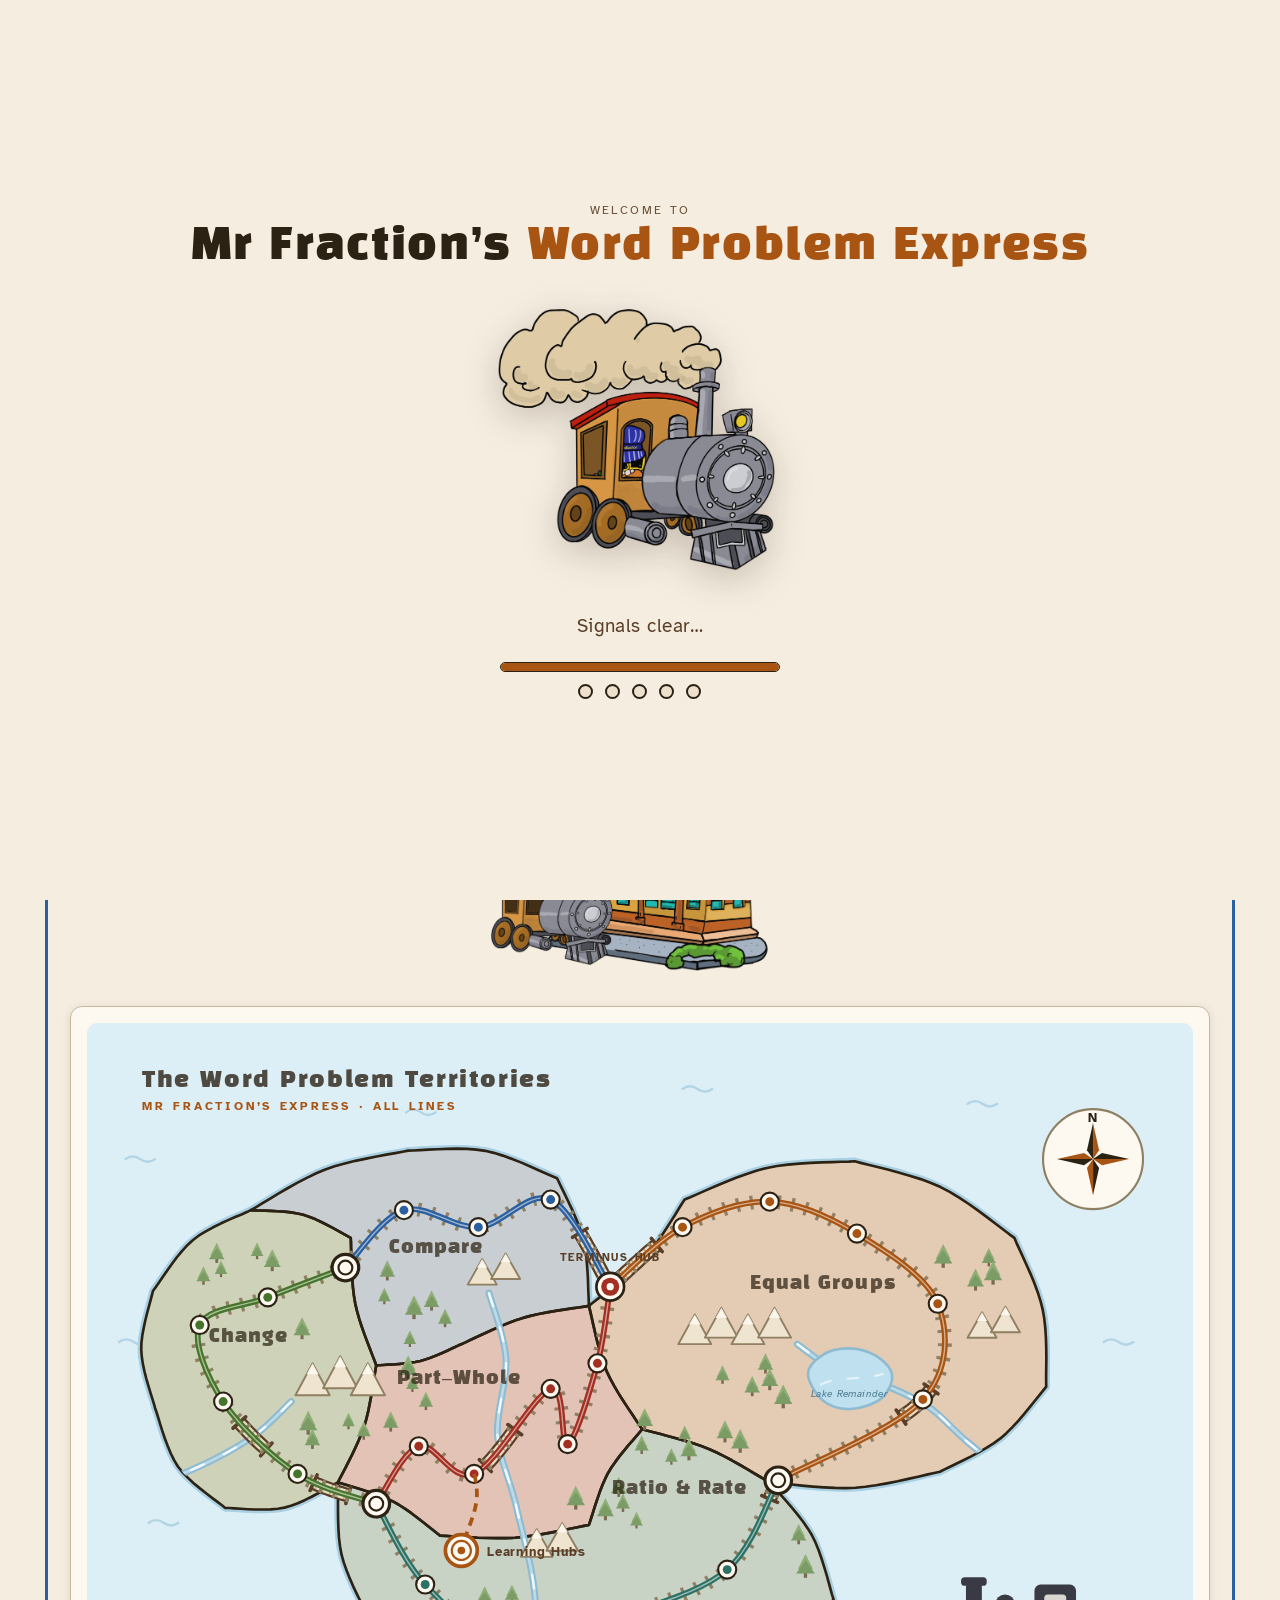
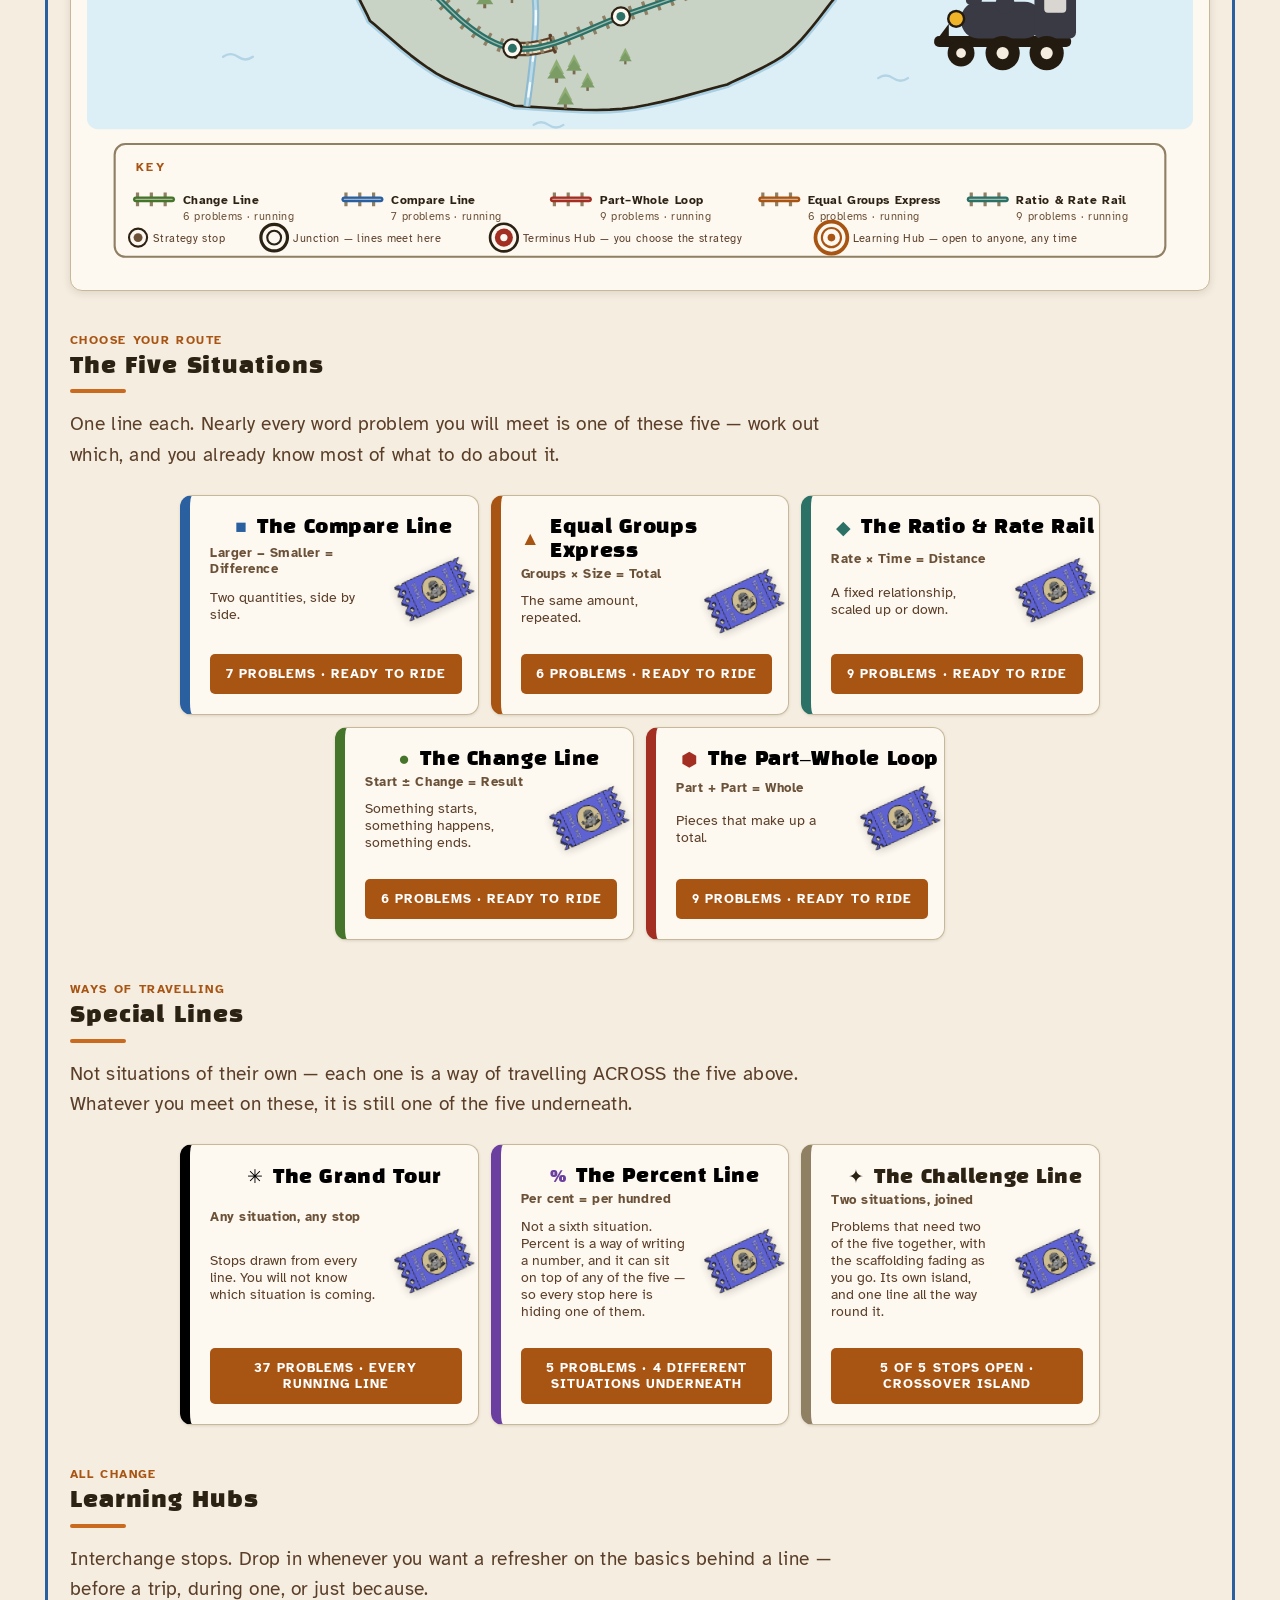
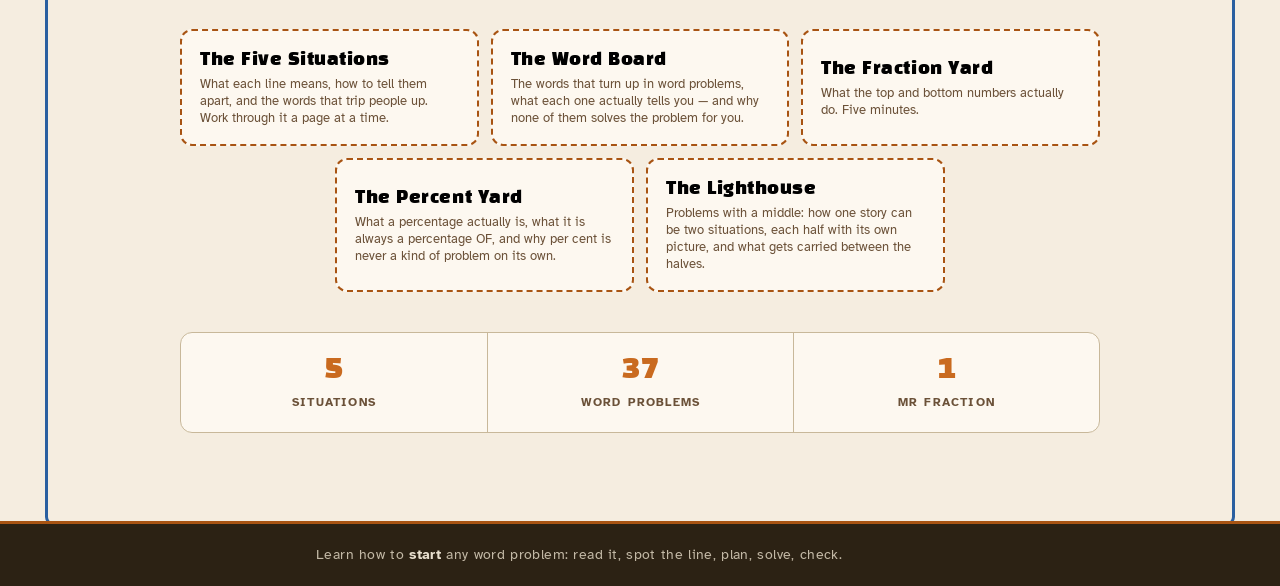
<file: index.html>
<!DOCTYPE html>
<html lang="en">
<head>
<meta charset="utf-8">
<meta name="viewport" content="width=device-width, initial-scale=1">
<title>Mr Fraction's Word Problem Express</title>
<meta name="description" content="Learn how to approach math word problems — one train line at a time.">
<link rel="stylesheet" href="assets/css/app.css">
</head>
<body>

<a class="skip-link" href="#main">Skip to main content</a>

<!-- The loading screen. It sits in the HTML rather than being built by JS so it
     is on screen during the very moment it exists to cover: the gap before the
     scripts have run. A JS-built loader cannot show itself while JS is loading.

     `aria-hidden` and no focusable content, so a screen reader is never parked
     in it, and it removes itself on `load` — never on a timer, which would
     either flash or outstay the wait it is covering. -->
<div id="loading-screen" aria-hidden="true">
  <div class="load-inner">
    <!-- THE SHAPE IS THE SISTER SITE'S, IN THIS SITE'S OWN IDIOM.
         Mr. Fraction's Factory opens "Welcome to" / big title / figure /
         status line / dots, and the two sites are meant to read as one family.
         What is borrowed is the ORDER and the typographic rhythm — a small
         tracked-out overline, a display-face title with one accent word, then
         the moving parts underneath. What is not borrowed is the vocabulary:
         the Factory's dots are plain circles that fill in, and these stay the
         five signal lamps, one per line, because on this site a row of five
         means something. -->
    <p class="load-welcome">Welcome to</p>
    <p class="load-title">Mr Fraction&rsquo;s <span>Word Problem Express</span></p>
    <img src="assets/art/Mr_Fraction_Train.png" alt="" class="load-train" decoding="async">
    <!-- Below the title now, not above it. The lamps are the thing that reads
         as progress; the train only floats. -->
    <p class="load-sub">Getting up steam&hellip;</p>
    <!-- THE PROGRESS BAR, from the sister site's `.loading-bar-wrap`.
         The five lamps say something is happening; nothing said how far along
         it was. This does, and it is driven by the two things that actually
         gate dismissal - see `#load-bar` in app.js. It is not a fake bar on a
         timer: it measures the real wait, and it reaches 100% at the moment
         the loader clears rather than before it. -->
    <div class="load-bar-wrap">
      <div class="load-bar-fill" id="load-bar"></div>
    </div>
    <!-- THE LAMPS SIT BELOW THE BAR, matching the sister site's order (user,
         2026-08-16). The Factory runs welcome / title / figure / status / bar /
         dots, and its counted row is the last thing on the screen; ours was
         above the bar, which put two progress indicators the wrong way round -
         the coarse one first and the precise one under it.

         They stay five signal lamps rather than becoming the Factory's plain
         circles: on this site a row of five means the five lines. -->
    <div class="load-dots" aria-hidden="true">
      <span></span><span></span><span></span><span></span><span></span>
    </div>
  </div>
</div>
<!-- COMING BACK FROM THE TEACHERS PAGE SKIPS THE LOADER. Its "Back to the
     home page" link lands on `index.html#home`: somebody returning to the home
     page has already watched the train get up steam, and 2.6 seconds of it
     again reads as the site starting over. Inline and directly after the
     loader, so it runs before the first paint and nothing flashes; app.js
     already copes with the loader being absent (`if (!ls) return`). The hash
     is then cleared so a reload behaves like any other first visit. -->
<script>
  if (location.hash === '#home') {
    var ls0 = document.getElementById('loading-screen');
    if (ls0) ls0.parentNode.removeChild(ls0);
    try { history.replaceState(null, '', location.pathname + location.search); } catch (e) {}
  }
</script>

<div id="ambient-host"></div>

<div class="shell">

  <header class="station-sign">
    <div class="sign-inner">
      <img aria-hidden="true" alt="" id="sign-portrait" class="sign-mark"
           src="assets/art/Conductor_Mr_Fraction_(Front).png" decoding="async">
      <div class="sign-text">
        <h1 class="sign-title">Mr Fraction&rsquo;s Word Problem Express</h1>
        <span class="sign-sub" id="sign-sub">All lines running</span>
      </div>
      <div class="sign-nav">
        <button class="pill" id="btn-map" type="button">
          <span aria-hidden="true">&#9673;</span> Map
        </button>
        <button class="pill" id="btn-a11y" type="button" aria-expanded="false" aria-controls="a11y-panel">
          <!-- "& access" collapses to visually-hidden on phones so both pills fit
               without a sideways scroll. It stays in the accessible name. -->
          <span aria-hidden="true">&#9678;</span> Reading<span class="pill-more"> &amp; Access</span><span class="visually-hidden"> settings</span>
        </button>
        <!-- A link, not a button: it goes somewhere. New tab, because the site
             keeps no storage and navigating this tab away would lose the trip
             in progress and the Reading & Access settings with it.
             Shown on the home map only — app.js watches #view for .home-hero,
             so no list of screens has to remember to hide it. -->
        <a class="pill" id="btn-teachers" href="teachers.html" target="_blank" rel="noopener" hidden>
          <span aria-hidden="true">&#9998;</span><span class="teach-for"> For</span><span class="teach-word"> Teachers</span><span class="visually-hidden"> (opens in a new tab)</span>
        </a>
      </div>
    </div>
    <div id="ticker-host"></div>
  </header>

  <nav id="route-nav" class="route-strip" aria-label="Your route" hidden>
    <div class="route-inner">
      <ol class="route" id="route-map"></ol>
    </div>
  </nav>

  <main id="main" tabindex="-1">
    <div id="view"><!-- rendered by app.js --></div>
  </main>

  <footer class="rail-foot">
    <p class="foot-lead">
      Learn how to <strong>start</strong> any word problem: read it, spot the line, plan, solve, check.
    </p>
  </footer>
</div>

<!-- Reading ruler bands -->
<div class="ruler-band" id="ruler-top" hidden></div>
<div class="ruler-band" id="ruler-bottom" hidden></div>

<!-- Accessibility panel -->
<aside class="a11y-panel" id="a11y-panel" aria-label="Reading and access settings" hidden>
  <div style="display:flex;align-items:center;gap:8px">
    <h2 style="flex:1">Reading &amp; Access</h2>
    <button class="opt" id="a11y-close" type="button">Close</button>
  </div>
  <p style="font-size:.82em;color:var(--ink-secondary)">
    These reset if you reload. Press <strong>Alt&nbsp;+&nbsp;A</strong> any time to reopen this panel.
  </p>

  <fieldset>
    <legend>Typeface</legend>
    <div class="opt-row" role="group" id="grp-font">
      <button class="opt" type="button" data-font="standard" aria-pressed="true">Standard</button>
      <button class="opt" type="button" data-font="rounded" aria-pressed="false">Rounded</button>
      <button class="opt" type="button" data-font="dyslexic" aria-pressed="false">OpenDyslexic</button>
    </div>
    <p style="font-size:.75em;color:var(--ink-secondary);margin:8px 0 0">
      Pick whichever you find easiest. There is no &ldquo;correct&rdquo; one.
    </p>
  </fieldset>

  <fieldset>
    <legend>Text size</legend>
    <div class="opt-row" role="group" id="grp-scale">
      <button class="opt" type="button" data-scale="100" aria-pressed="true">100%</button>
      <button class="opt" type="button" data-scale="125" aria-pressed="false">125%</button>
      <button class="opt" type="button" data-scale="150" aria-pressed="false">150%</button>
    </div>
  </fieldset>

  <fieldset>
    <legend>Page tint</legend>
    <div class="opt-row" role="group" id="grp-tint">
      <button class="opt" type="button" data-tint="none"  aria-pressed="true">None</button>
      <button class="opt" type="button" data-tint="peach" aria-pressed="false">Peach</button>
      <button class="opt" type="button" data-tint="blue"  aria-pressed="false">Blue</button>
      <button class="opt" type="button" data-tint="green" aria-pressed="false">Green</button>
      <button class="opt" type="button" data-tint="grey"  aria-pressed="false">Grey</button>
    </div>
  </fieldset>

  <fieldset>
    <legend>Reading help</legend>
    <div class="opt-row" role="group">
      <button class="opt" type="button" id="opt-ruler"   aria-pressed="false">Reading ruler</button>
      <button class="opt" type="button" id="opt-chunked" aria-pressed="false">Extra line spacing</button>
    </div>
    <p style="font-size:.75em;color:var(--ink-secondary);margin:8px 0 0">
      The ruler follows your mouse, or the up and down arrow keys.
    </p>
  </fieldset>

  <fieldset>
    <legend>Read aloud</legend>
    <div class="opt-row">
      <button class="opt" type="button" id="opt-speak">Read this page</button>
      <button class="opt" type="button" id="opt-stop-speak">Stop</button>
    </div>
    <label for="speak-rate" style="margin-top:12px;font-size:.85em">Speed</label>
    <input type="range" id="speak-rate" min="0.6" max="1.4" step="0.1" value="1" style="width:100%">
    <p style="font-size:.75em;color:var(--ink-secondary);margin:8px 0 0" id="speak-note"></p>
  </fieldset>

  <fieldset>
    <legend>Numbers</legend>
    <div class="opt-row" role="group">
      <button class="opt" type="button" id="opt-reveal" aria-pressed="false">Always show numbers</button>
    </div>
    <p style="font-size:.75em;color:var(--ink-secondary);margin:8px 0 0">
      Normally the numbers stay hidden until your second read. That&rsquo;s on purpose &mdash; it
      helps you look at what the problem is <strong>about</strong> before you start calculating.
      Turn this on if hidden numbers make reading harder for you.
    </p>
  </fieldset>
</aside>

<!-- Live region for feedback — polite, never assertive -->
<div id="live" class="visually-hidden" role="status" aria-live="polite"></div>

<script src="assets/js/mrfraction.js"></script>
<script src="assets/js/companion.js"></script>
<script src="assets/js/data.js"></script>
<script src="assets/js/scenery.js"></script>
<script src="assets/js/model.js"></script>
<script src="assets/js/ratio-model.js"></script>
<script src="assets/js/change-model.js"></script>
<script src="assets/js/compare-model.js"></script>
<script src="assets/js/groups-model.js"></script>
<script src="assets/js/percent-model.js"></script>
<!-- Last, and it must stay last: PairModel composes the models above it and
     asks each of them `applies()`. Loaded before them, `firstModel()` would
     find none of them defined and every two-line problem would draw nothing. -->
<script src="assets/js/pair-model.js"></script>
<script src="assets/js/testtrack.js"></script>
<script src="assets/js/scene.js"></script>
<script src="assets/js/ratio-scenes.js"></script>
<script src="assets/js/challenge-scenes.js"></script>
<script src="assets/js/change-scenes.js"></script>
<script src="assets/js/compare-scenes.js"></script>
<script src="assets/js/groups-scenes.js"></script>
<script src="assets/js/partwhole-scenes.js"></script>
<script src="content/problems/pw-soup-serving.js"></script>
<script src="content/problems/pw-helmet-savings.js"></script>
<script src="content/problems/pw-free-throws.js"></script>
<script src="content/problems/pw-orders-day.js"></script>
<script src="content/problems/pw-quilt-colors.js"></script>
<script src="content/problems/pw-band-brass.js"></script>
<script src="content/problems/pw-cycling-club.js"></script>
<script src="content/problems/rr-poster-run.js"></script>
<script src="content/problems/rr-bread-dough.js"></script>
<script src="content/problems/rr-van-hours.js"></script>
<script src="content/problems/rr-timetable-run.js"></script>
<script src="content/problems/rr-market-stall.js"></script>
<script src="content/problems/rr-cordial-mix.js"></script>
<script src="content/problems/ch-lost-property.js"></script>
<script src="content/problems/cp-late-trains.js"></script>
<script src="content/problems/cp-ticket-queues.js"></script>
<script src="content/problems/cp-bench-count.js"></script>
<script src="content/problems/cp-parking-spaces.js"></script>
<script src="content/problems/cp-hot-drinks.js"></script>
<script src="content/problems/eg-crate-bottles.js"></script>
<script src="content/problems/eg-mail-sacks.js"></script>
<script src="content/problems/eg-carriage-seats.js"></script>
<script src="content/problems/eg-bunting-ribbon.js"></script>
<script src="content/problems/eg-water-cans.js"></script>
<script src="content/problems/ch-kiosk-sandwiches.js"></script>
<script src="content/problems/ch-water-tank.js"></script>
<script src="content/problems/ch-barrier-count.js"></script>
<script src="content/problems/ch-fare-rise.js"></script>
<script src="content/problems/pw-seats-reserved.js"></script>
<script src="content/problems/rr-drink-rate.js"></script>
<!-- Crossover Island. Loaded, but `status: "draft"` keeps it out of every ride
     until the island can route to it — loading is what puts it in front of
     MF.validate() and tools/sweep.js, and a Challenge problem nothing loads is
     a Challenge problem nothing checks. -->
<script src="content/problems/cl-signal-delay.js"></script>
<script src="content/problems/cl-season-tickets.js"></script>
<script src="content/problems/cl-platform-planters.js"></script>
<script src="content/problems/cl-lost-umbrellas.js"></script>
<script src="content/problems/cl-buffet-crates.js"></script>
<script src="content/problems/cl-track-sleepers.js"></script>
<script src="content/problems/cl-carriage-clean.js"></script>
<script src="content/hubs/five-situations.js"></script>
<script src="content/hubs/word-board.js"></script>
<script src="content/hubs/fraction-yard.js"></script>
<script src="content/hubs/percent-yard.js"></script>
<script src="content/hubs/lighthouse.js"></script>
<script src="assets/js/hub.js"></script>
<script src="assets/js/a11y.js"></script>
<script src="assets/js/selector.js"></script>
<!-- Before stations.js: `phPlan` calls Estimate.html/wire at render time. -->
<script src="assets/js/estimate.js"></script>
<script src="assets/js/model-picker.js"></script>
<script src="assets/js/stations.js"></script>
<script src="assets/js/app.js"></script>
</body>
</html>
</file>
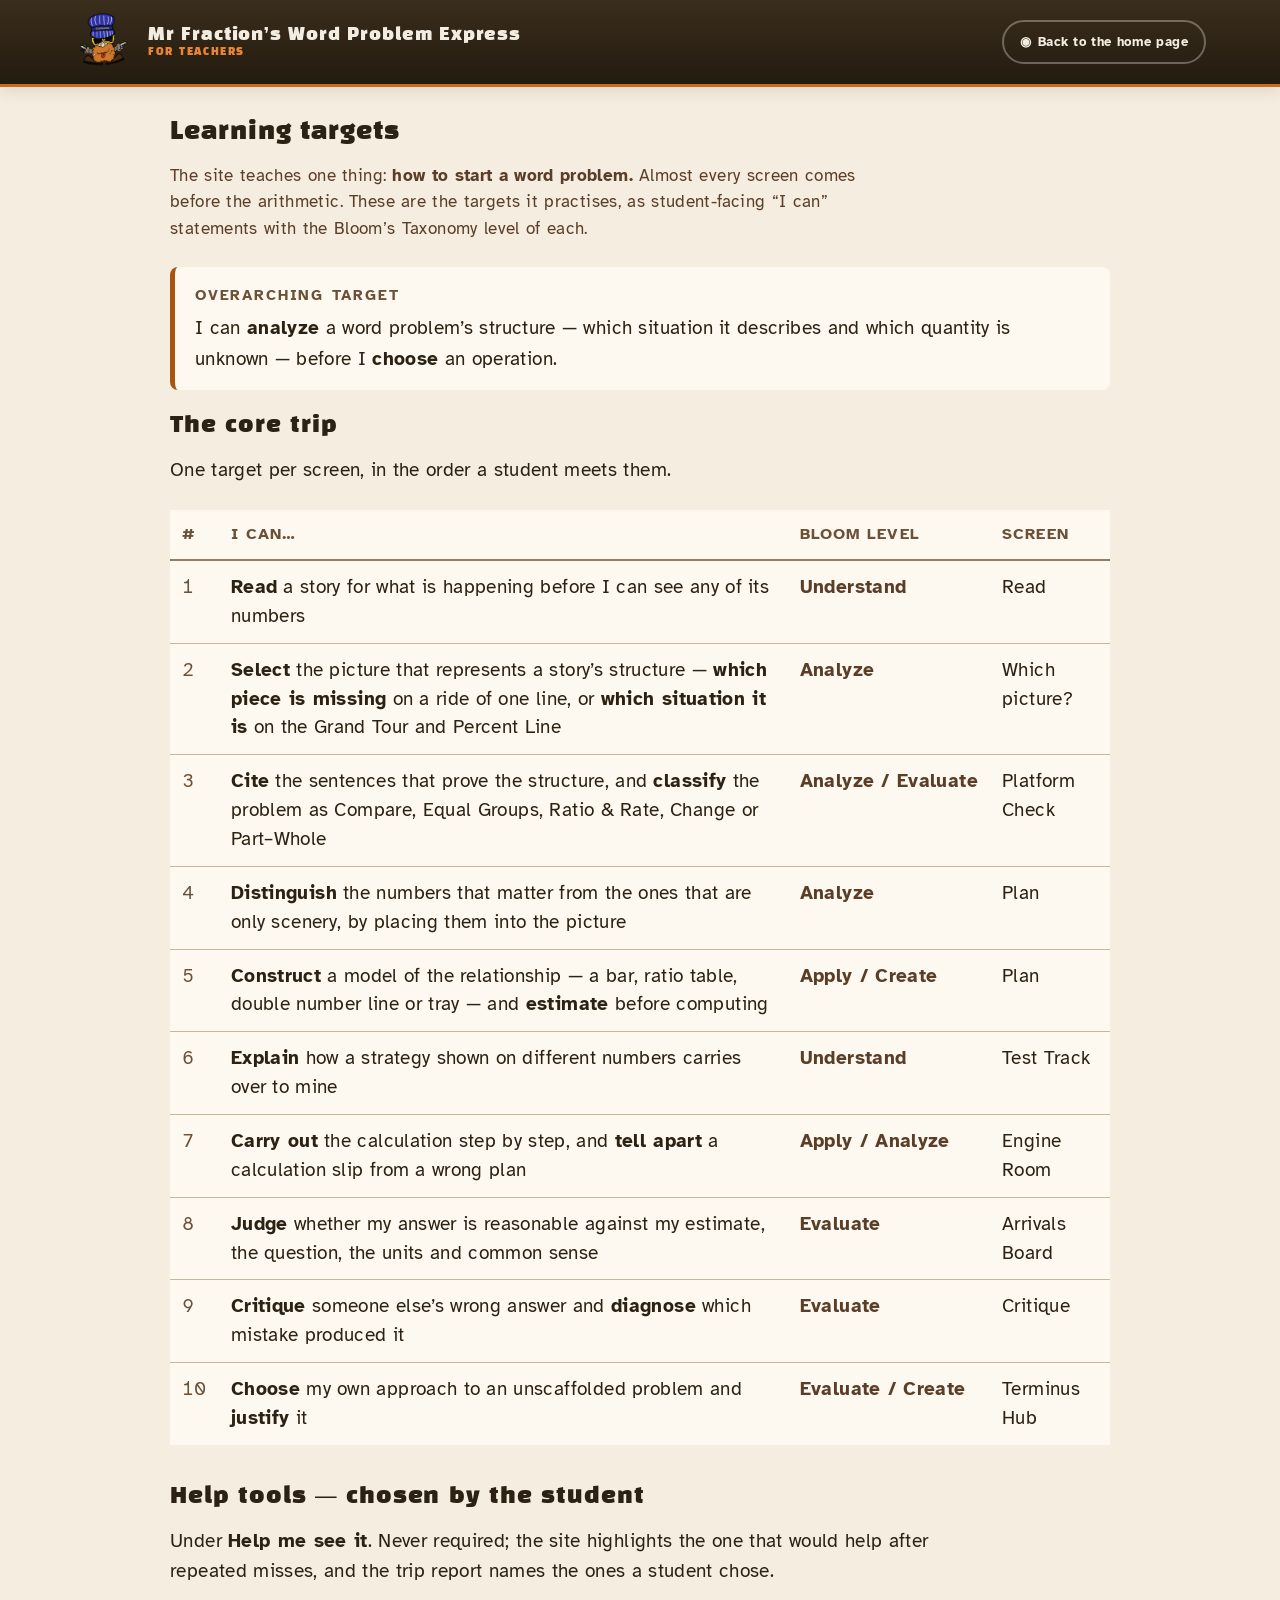
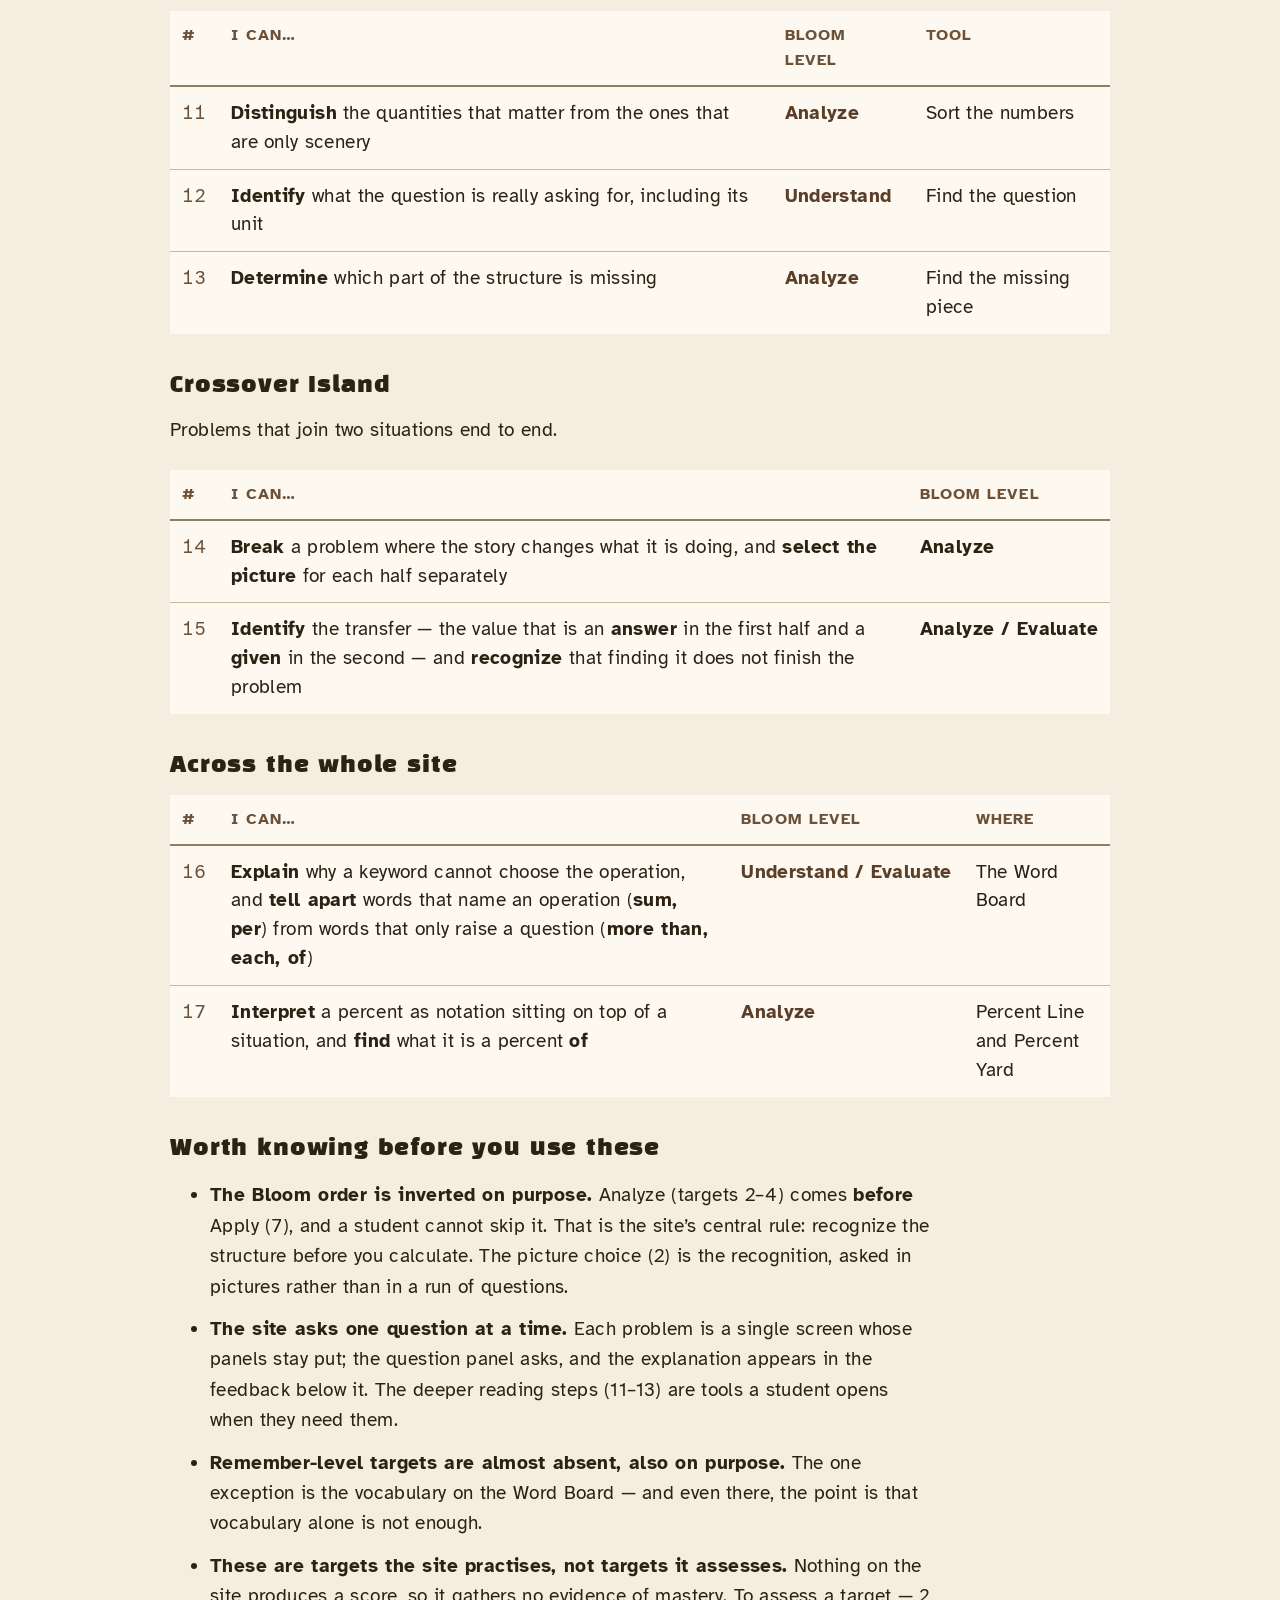
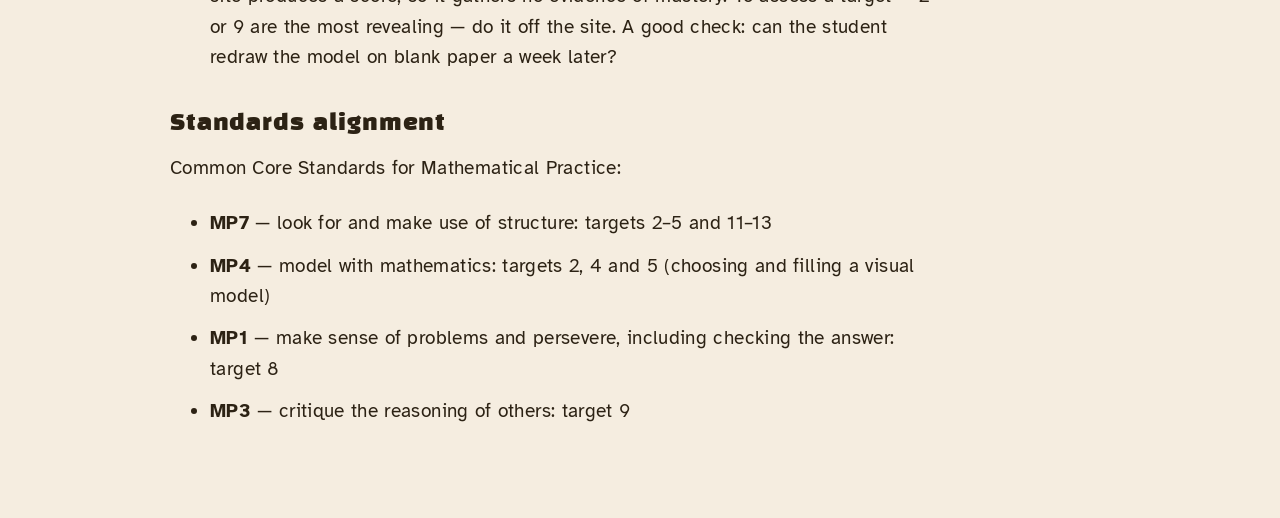
<file: teachers.html>
<!DOCTYPE html>
<html lang="en">
<head>
<meta charset="utf-8">
<meta name="viewport" content="width=device-width, initial-scale=1">
<title>For Teachers — Mr Fraction's Word Problem Express</title>
<meta name="description" content="The learning targets taught by Mr Fraction's Word Problem Express, written with Bloom's Taxonomy verbs.">
<link rel="stylesheet" href="assets/css/app.css">
<!-- A separate page, not a panel inside index.html, and opened in a new tab.
     The site keeps no storage of any kind, so a student's trip and their
     Reading & Access settings live only in the open page. Navigating that tab
     here would throw both away; a new tab leaves them exactly where they were.

     Styles are local to this page on purpose: nothing else uses them, and
     app.css is the student site's sheet. Colours and type come from its tokens
     so the two read as one family. -->
<style>
  .teach-main { max-width: 980px; }
  .teach-main h2 { margin-top: calc(var(--su) * 5); }
  .teach-main h2:first-of-type { margin-top: 0; }
  .teach-lead { font-size: 1.05rem; color: var(--ink-mid); }
  .teach-goal {
    background: var(--cream-light); border-left: 5px solid var(--orange-deep);
    border-radius: var(--radius-sm); padding: calc(var(--su) * 2) calc(var(--su) * 2.5);
    margin: calc(var(--su) * 3) 0; max-width: none;
  }
  .teach-goal p { margin: 0; max-width: none; }
  .teach-goal .teach-label {
    font-size: .8em; letter-spacing: .12em; text-transform: uppercase;
    color: var(--ink-muted); font-weight: 700; margin-bottom: 6px;
  }
  .teach-table { min-width: 560px; max-width: none; background: var(--cream-light); }
  .teach-table td:first-child { width: 2.5em; color: var(--ink-muted); font-variant-numeric: tabular-nums; }
  /* .map-table greys its last column for the student map's "why" column. Here
     the last column is the screen a teacher is looking for, so undo it. */
  .teach-table td:last-child { color: var(--ink); }
  .teach-table .bloom { white-space: nowrap; font-weight: 700; color: var(--ink-mid); }
  .teach-notes li { margin-bottom: calc(var(--su) * 1.5); }
  .teach-open { color: var(--ink-on-dark); text-decoration: none; }
  @media print {
    .teach-print-head { display: block !important; }
    .table-scroll { overflow: visible; }
    .teach-table { min-width: 0; }
    .teach-table tr { break-inside: avoid; }
  }
</style>
</head>
<body>

<a class="skip-link" href="#main">Skip to main content</a>

<div class="shell">

  <header class="station-sign">
    <div class="sign-inner">
      <img aria-hidden="true" alt="" class="sign-mark"
           src="assets/art/Conductor_Mr_Fraction_(Front).png" decoding="async">
      <div class="sign-text">
        <p class="sign-title">Mr Fraction&rsquo;s Word Problem Express</p>
        <span class="sign-sub">For teachers</span>
      </div>
      <div class="sign-nav">
        <!-- #home tells index.html to skip the loading screen and open
             straight onto the home map. -->
        <a class="pill teach-open" href="index.html#home">
          <span aria-hidden="true">&#9673;</span> Back to the home page
        </a>
      </div>
    </div>
  </header>

  <main id="main" tabindex="-1" class="teach-main">
    <p class="teach-print-head" style="display:none"><strong>Mr Fraction&rsquo;s Word Problem Express</strong></p>

    <h1>Learning targets</h1>
    <p class="teach-lead">
      The site teaches one thing: <strong>how to start a word problem.</strong> Almost every
      screen comes before the arithmetic. These are the targets it practises, as
      student-facing &ldquo;I can&rdquo; statements with the Bloom&rsquo;s Taxonomy level of each.
    </p>

    <div class="teach-goal">
      <p class="teach-label">Overarching target</p>
      <p>I can <strong>analyze</strong> a word problem&rsquo;s structure &mdash; which situation it
        describes and which quantity is unknown &mdash; before I <strong>choose</strong> an operation.</p>
    </div>

    <h2>The core trip</h2>
    <p>One target per screen, in the order a student meets them.</p>
    <div class="table-scroll">
      <table class="map-table teach-table">
        <thead>
          <tr><th scope="col">#</th><th scope="col">I can&hellip;</th><th scope="col">Bloom level</th><th scope="col">Screen</th></tr>
        </thead>
        <tbody>
          <tr><td>1</td><td><strong>Read</strong> a story for what is happening before I can see any of its numbers</td><td class="bloom">Understand</td><td>Read</td></tr>
          <tr><td>2</td><td><strong>Select</strong> the picture that represents a story&rsquo;s structure &mdash; <strong>which piece is missing</strong> on a ride of one line, or <strong>which situation it is</strong> on the Grand Tour and Percent Line</td><td class="bloom">Analyze</td><td>Which picture?</td></tr>
          <tr><td>3</td><td><strong>Cite</strong> the sentences that prove the structure, and <strong>classify</strong> the problem as Compare, Equal Groups, Ratio &amp; Rate, Change or Part&ndash;Whole</td><td class="bloom">Analyze / Evaluate</td><td>Platform Check</td></tr>
          <tr><td>4</td><td><strong>Distinguish</strong> the numbers that matter from the ones that are only scenery, by placing them into the picture</td><td class="bloom">Analyze</td><td>Plan</td></tr>
          <tr><td>5</td><td><strong>Construct</strong> a model of the relationship &mdash; a bar, ratio table, double number line or tray &mdash; and <strong>estimate</strong> before computing</td><td class="bloom">Apply / Create</td><td>Plan</td></tr>
          <tr><td>6</td><td><strong>Explain</strong> how a strategy shown on different numbers carries over to mine</td><td class="bloom">Understand</td><td>Test Track</td></tr>
          <tr><td>7</td><td><strong>Carry out</strong> the calculation step by step, and <strong>tell apart</strong> a calculation slip from a wrong plan</td><td class="bloom">Apply / Analyze</td><td>Engine Room</td></tr>
          <tr><td>8</td><td><strong>Judge</strong> whether my answer is reasonable against my estimate, the question, the units and common sense</td><td class="bloom">Evaluate</td><td>Arrivals Board</td></tr>
          <tr><td>9</td><td><strong>Critique</strong> someone else&rsquo;s wrong answer and <strong>diagnose</strong> which mistake produced it</td><td class="bloom">Evaluate</td><td>Critique</td></tr>
          <tr><td>10</td><td><strong>Choose</strong> my own approach to an unscaffolded problem and <strong>justify</strong> it</td><td class="bloom">Evaluate / Create</td><td>Terminus Hub</td></tr>
        </tbody>
      </table>
    </div>

    <h2>Help tools &mdash; chosen by the student</h2>
    <p>Under <em>Help me see it</em>. Never required; the site highlights the one that would help after repeated misses, and the trip report names the ones a student chose.</p>
    <div class="table-scroll">
      <table class="map-table teach-table">
        <thead>
          <tr><th scope="col">#</th><th scope="col">I can&hellip;</th><th scope="col">Bloom level</th><th scope="col">Tool</th></tr>
        </thead>
        <tbody>
          <tr><td>11</td><td><strong>Distinguish</strong> the quantities that matter from the ones that are only scenery</td><td class="bloom">Analyze</td><td>Sort the numbers</td></tr>
          <tr><td>12</td><td><strong>Identify</strong> what the question is really asking for, including its unit</td><td class="bloom">Understand</td><td>Find the question</td></tr>
          <tr><td>13</td><td><strong>Determine</strong> which part of the structure is missing</td><td class="bloom">Analyze</td><td>Find the missing piece</td></tr>
        </tbody>
      </table>
    </div>

    <h2>Crossover Island</h2>
    <p>Problems that join two situations end to end.</p>
    <div class="table-scroll">
      <table class="map-table teach-table">
        <thead>
          <tr><th scope="col">#</th><th scope="col">I can&hellip;</th><th scope="col">Bloom level</th></tr>
        </thead>
        <tbody>
          <tr><td>14</td><td><strong>Break</strong> a problem where the story changes what it is doing, and <strong>select the picture</strong> for each half separately</td><td class="bloom">Analyze</td></tr>
          <tr><td>15</td><td><strong>Identify</strong> the transfer &mdash; the value that is an <em>answer</em> in the first half and a <em>given</em> in the second &mdash; and <strong>recognize</strong> that finding it does not finish the problem</td><td class="bloom">Analyze / Evaluate</td></tr>
        </tbody>
      </table>
    </div>

    <h2>Across the whole site</h2>
    <div class="table-scroll">
      <table class="map-table teach-table">
        <thead>
          <tr><th scope="col">#</th><th scope="col">I can&hellip;</th><th scope="col">Bloom level</th><th scope="col">Where</th></tr>
        </thead>
        <tbody>
          <tr><td>16</td><td><strong>Explain</strong> why a keyword cannot choose the operation, and <strong>tell apart</strong> words that name an operation (<em>sum, per</em>) from words that only raise a question (<em>more than, each, of</em>)</td><td class="bloom">Understand / Evaluate</td><td>The Word Board</td></tr>
          <tr><td>17</td><td><strong>Interpret</strong> a percent as notation sitting on top of a situation, and <strong>find</strong> what it is a percent <em>of</em></td><td class="bloom">Analyze</td><td>Percent Line and Percent Yard</td></tr>
        </tbody>
      </table>
    </div>

    <h2>Worth knowing before you use these</h2>
    <ul class="teach-notes">
      <li><strong>The Bloom order is inverted on purpose.</strong> Analyze (targets 2&ndash;4) comes
        <em>before</em> Apply (7), and a student cannot skip it. That is the site&rsquo;s central rule:
        recognize the structure before you calculate. The picture choice (2) is the recognition, asked
        in pictures rather than in a run of questions.</li>
      <li><strong>The site asks one question at a time.</strong> Each problem is a single screen whose
        panels stay put; the question panel asks, and the explanation appears in the feedback below it.
        The deeper reading steps (11&ndash;13) are tools a student opens when they need them.</li>
      <li><strong>Remember-level targets are almost absent, also on purpose.</strong> The one exception
        is the vocabulary on the Word Board &mdash; and even there, the point is that vocabulary
        alone is not enough.</li>
      <li><strong>These are targets the site practises, not targets it assesses.</strong> Nothing on the
        site produces a score, so it gathers no evidence of mastery. To assess a target &mdash;
        2 or 9 are the most revealing &mdash; do it off the site. A good check: can the student
        redraw the model on blank paper a week later?</li>
    </ul>

    <h2>Standards alignment</h2>
    <p>Common Core Standards for Mathematical Practice:</p>
    <ul class="teach-notes">
      <li><strong>MP7</strong> &mdash; look for and make use of structure: targets 2&ndash;5 and 11&ndash;13</li>
      <li><strong>MP4</strong> &mdash; model with mathematics: targets 2, 4 and 5 (choosing and filling a visual model)</li>
      <li><strong>MP1</strong> &mdash; make sense of problems and persevere, including checking the answer: target 8</li>
      <li><strong>MP3</strong> &mdash; critique the reasoning of others: target 9</li>
    </ul>
  </main>

</div>
</body>
</html>
</file>
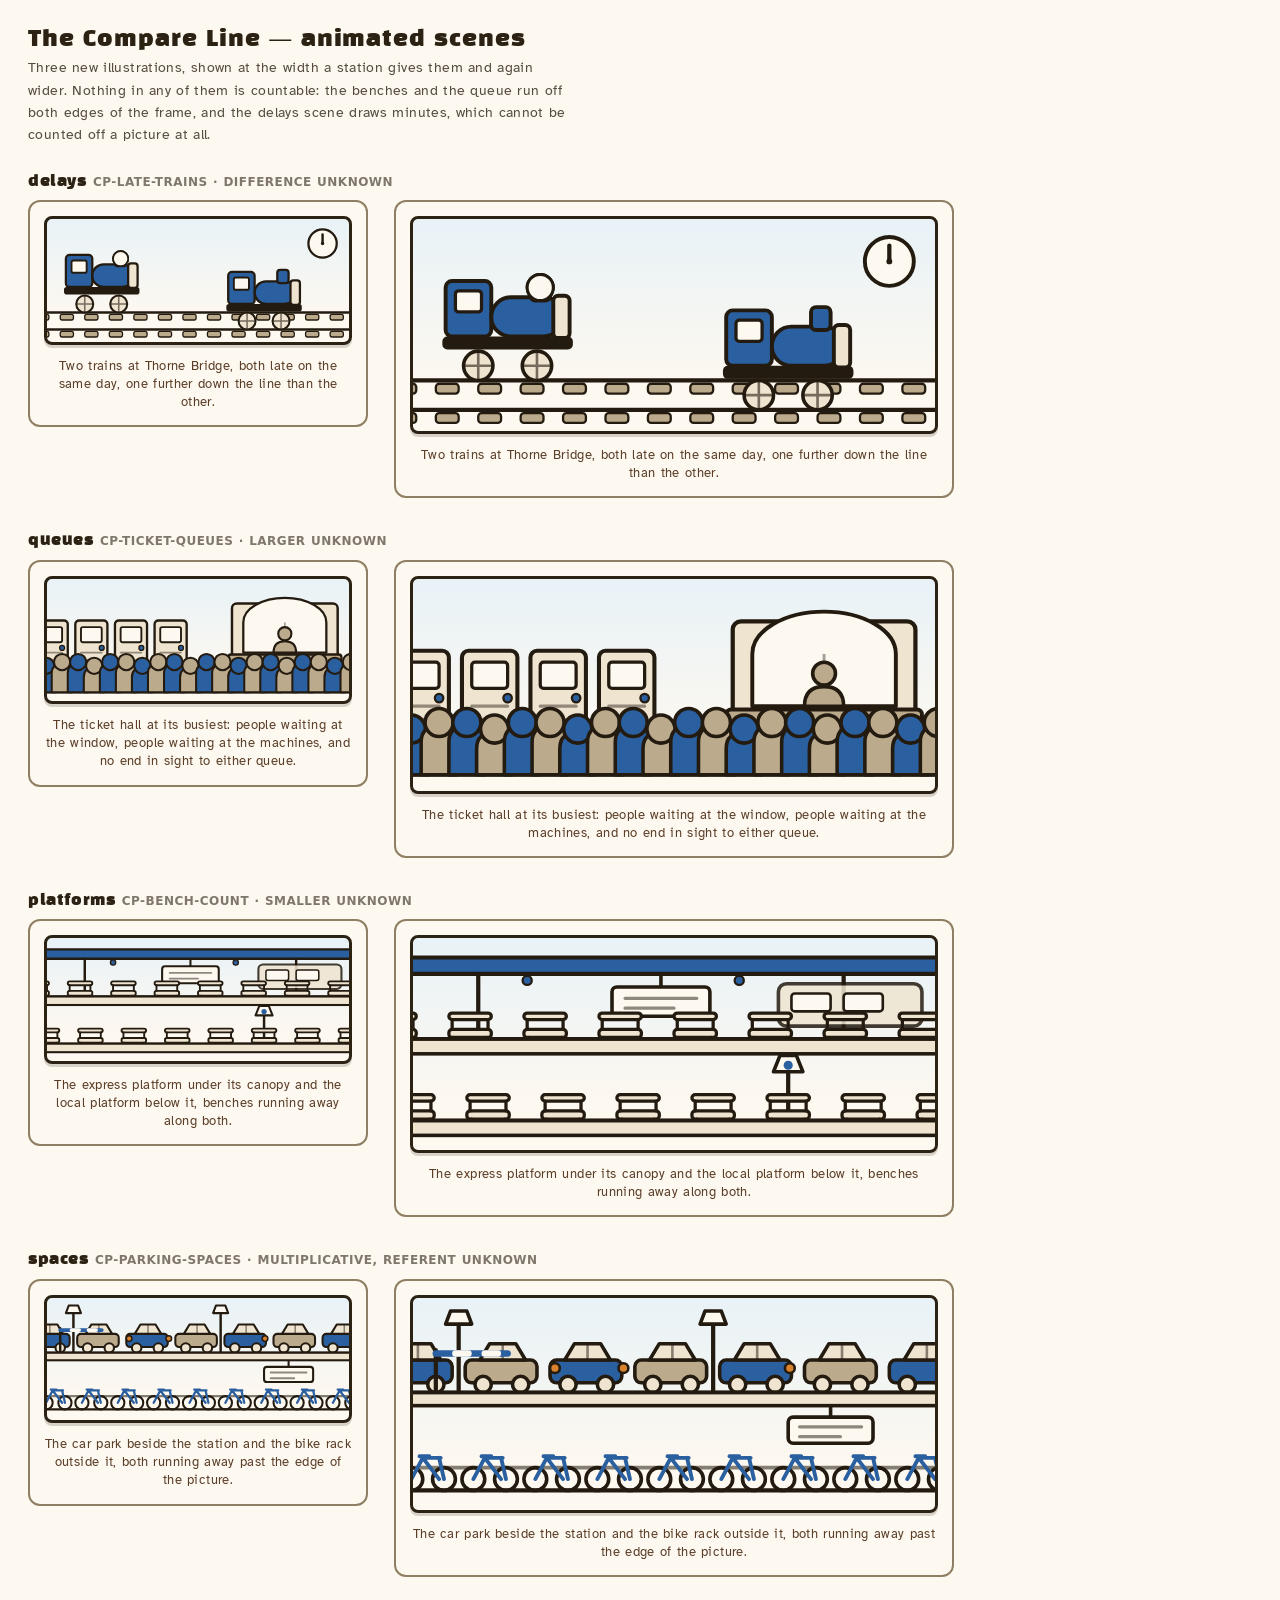
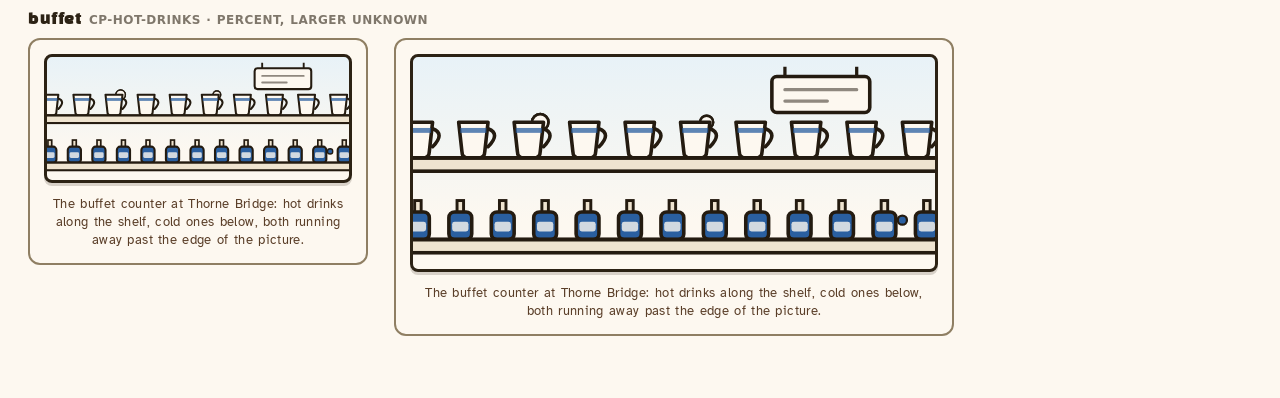
<file: tools/preview-compare-scenes.html>
<!doctype html>
<!-- Test scaffolding, not part of the site. Opens on file:// like everything
     else here, and pulls the real stylesheet and the real scene library so what
     you are looking at is what a station renders — not a copy that can drift.

     Reduced motion follows your OS setting; it cannot be faked with a checkbox,
     because the site's freeze rules live in a media query. Turn animation off in
     Windows Settings > Accessibility > Visual effects to see the frozen state. -->
<html lang="en">
<head>
<meta charset="utf-8">
<title>Compare Line scenes — preview</title>
<link rel="stylesheet" href="../assets/css/app.css">
<style>
  body { background: var(--cream-light); padding: 28px; font-family: 'Atkinson Hyperlegible', system-ui, sans-serif; color: var(--ink); }
  h1 { font-size: 22px; margin: 0 0 4px; }
  p.note { margin: 0 0 26px; max-width: 60ch; opacity: .8; font-size: 14px; }
  h2 { font-size: 15px; margin: 0 0 8px; }
  .row { display: flex; flex-wrap: wrap; gap: 26px; margin-bottom: 34px; align-items: start; }
  .col { width: 340px; }        /* the width a station gives the scene column */
  .wide { width: 560px; }       /* and a generous one, to check it does not fall apart */
  .tag { font: 700 12px/1.6 system-ui; letter-spacing: .04em; text-transform: uppercase; opacity: .6; }
</style>
</head>
<body>
<h1>The Compare Line — animated scenes</h1>
<p class="note">Three new illustrations, shown at the width a station gives them and again wider.
Nothing in any of them is countable: the benches and the queue run off both edges of the frame, and
the delays scene draws minutes, which cannot be counted off a picture at all.</p>

<div id="out"></div>

<script src="../assets/js/compare-scenes.js"></script>
<script>
  var SCENES = [
    { art: 'delays',
      id: 'cp-late-trains · difference unknown',
      caption: "Two trains at Thorne Bridge, both late on the same day, one further down the line than the other." },
    { art: 'queues',
      id: 'cp-ticket-queues · larger unknown',
      caption: "The ticket hall at its busiest: people waiting at the window, people waiting at the machines, and no end in sight to either queue." },
    { art: 'platforms',
      id: 'cp-bench-count · smaller unknown',
      caption: "The express platform under its canopy and the local platform below it, benches running away along both." },
    { art: 'spaces',
      id: 'cp-parking-spaces · multiplicative, referent unknown',
      caption: "The car park beside the station and the bike rack outside it, both running away past the edge of the picture." },
    { art: 'buffet',
      id: 'cp-hot-drinks · percent, larger unknown',
      caption: "The buffet counter at Thorne Bridge: hot drinks along the shelf, cold ones below, both running away past the edge of the picture." }
  ];
  var out = document.getElementById('out');
  SCENES.forEach(function (s) {
    var block = document.createElement('section');
    block.innerHTML = '<h2>' + s.art + ' <span class="tag">' + s.id + '</span></h2>' +
      '<div class="row">' +
        '<div class="col">' + CompareScenes.html({ scene: s }) + '</div>' +
        '<div class="wide">' + CompareScenes.html({ scene: s }) + '</div>' +
      '</div>';
    out.appendChild(block);
  });
</script>
</body>
</html>
</file>
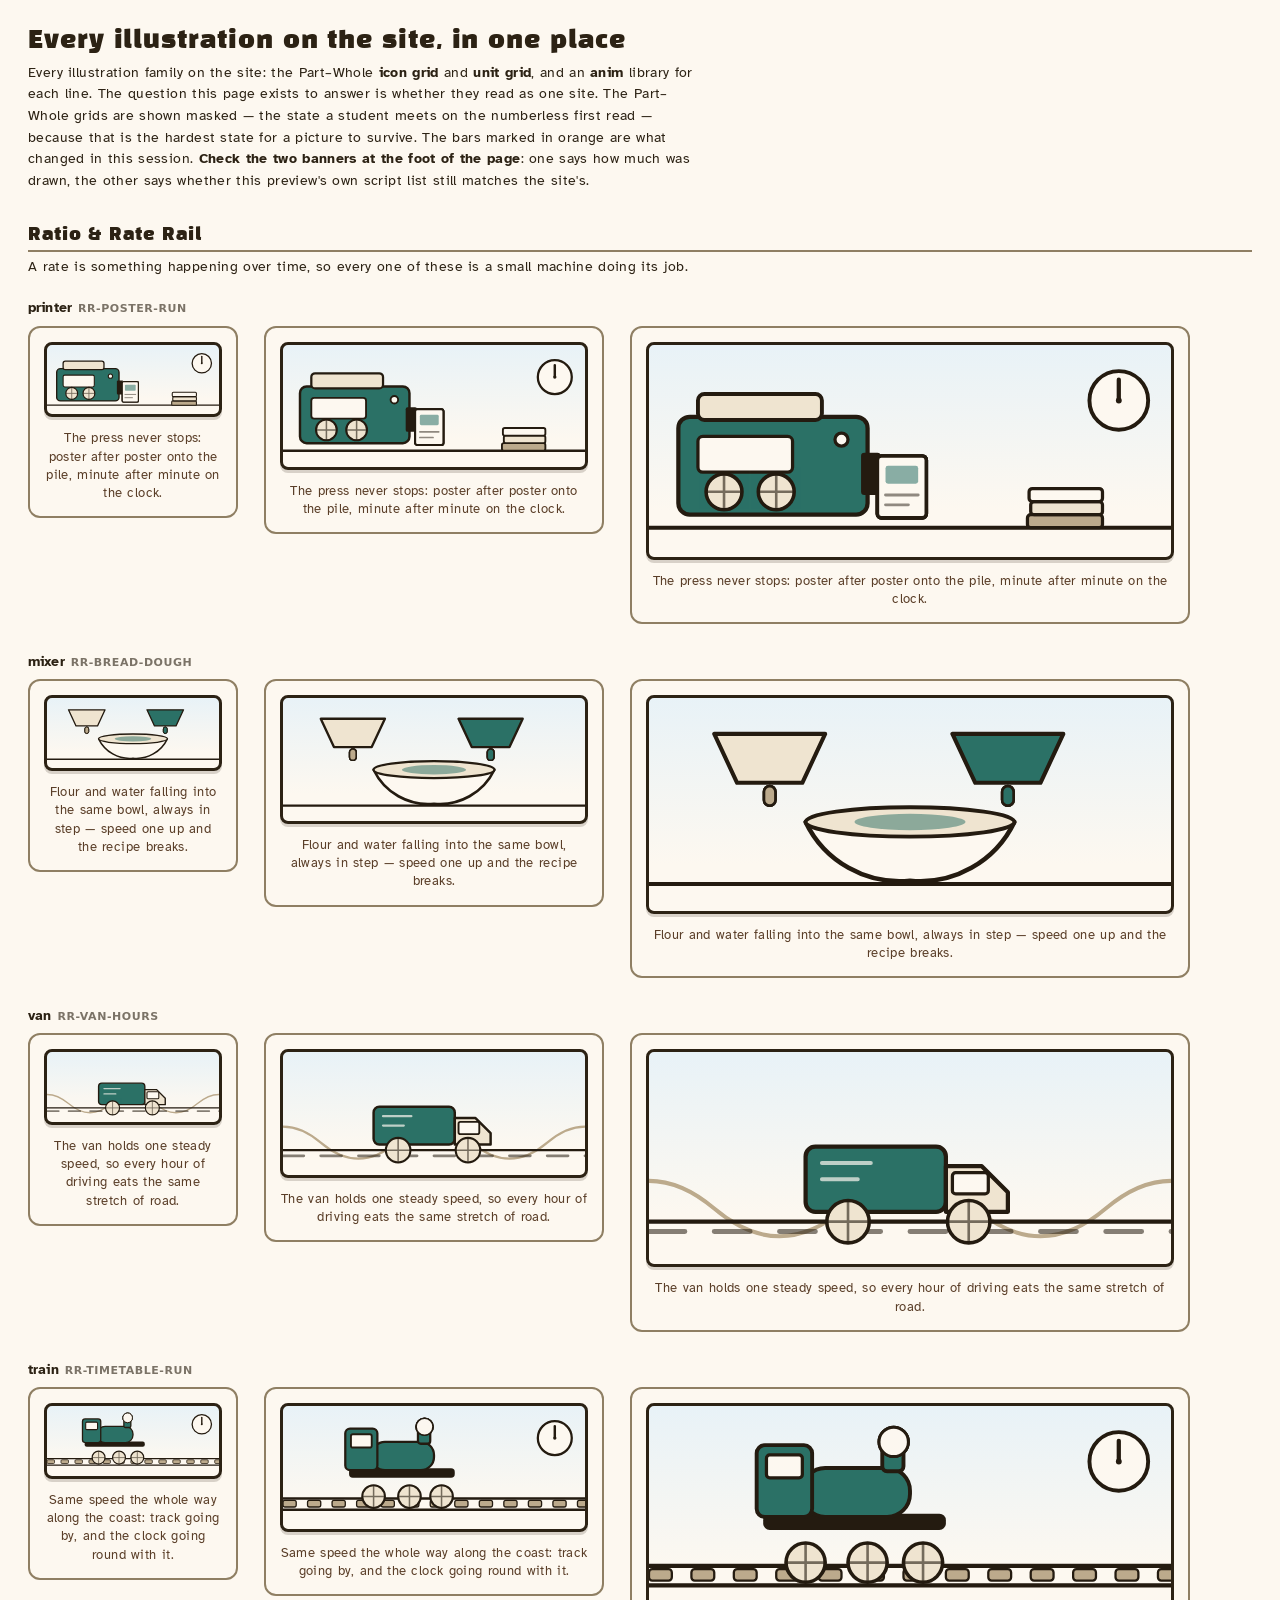
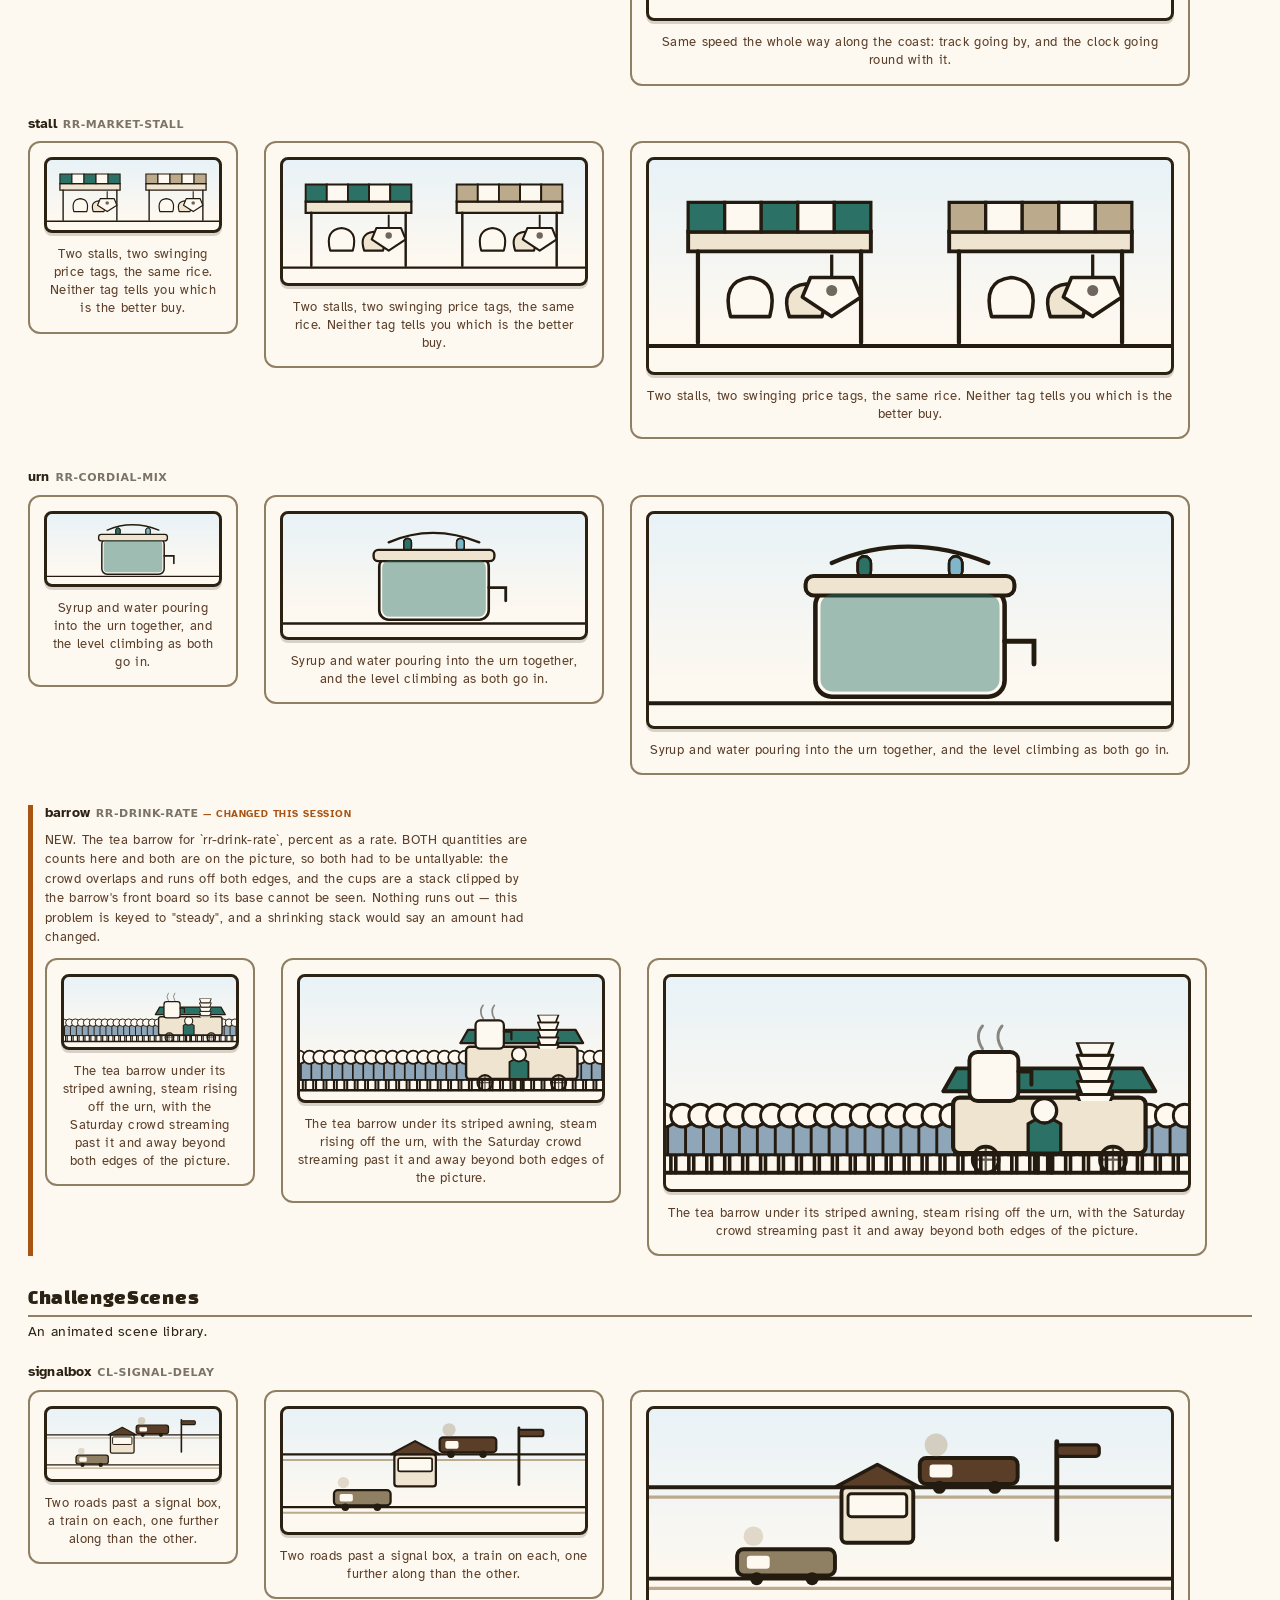
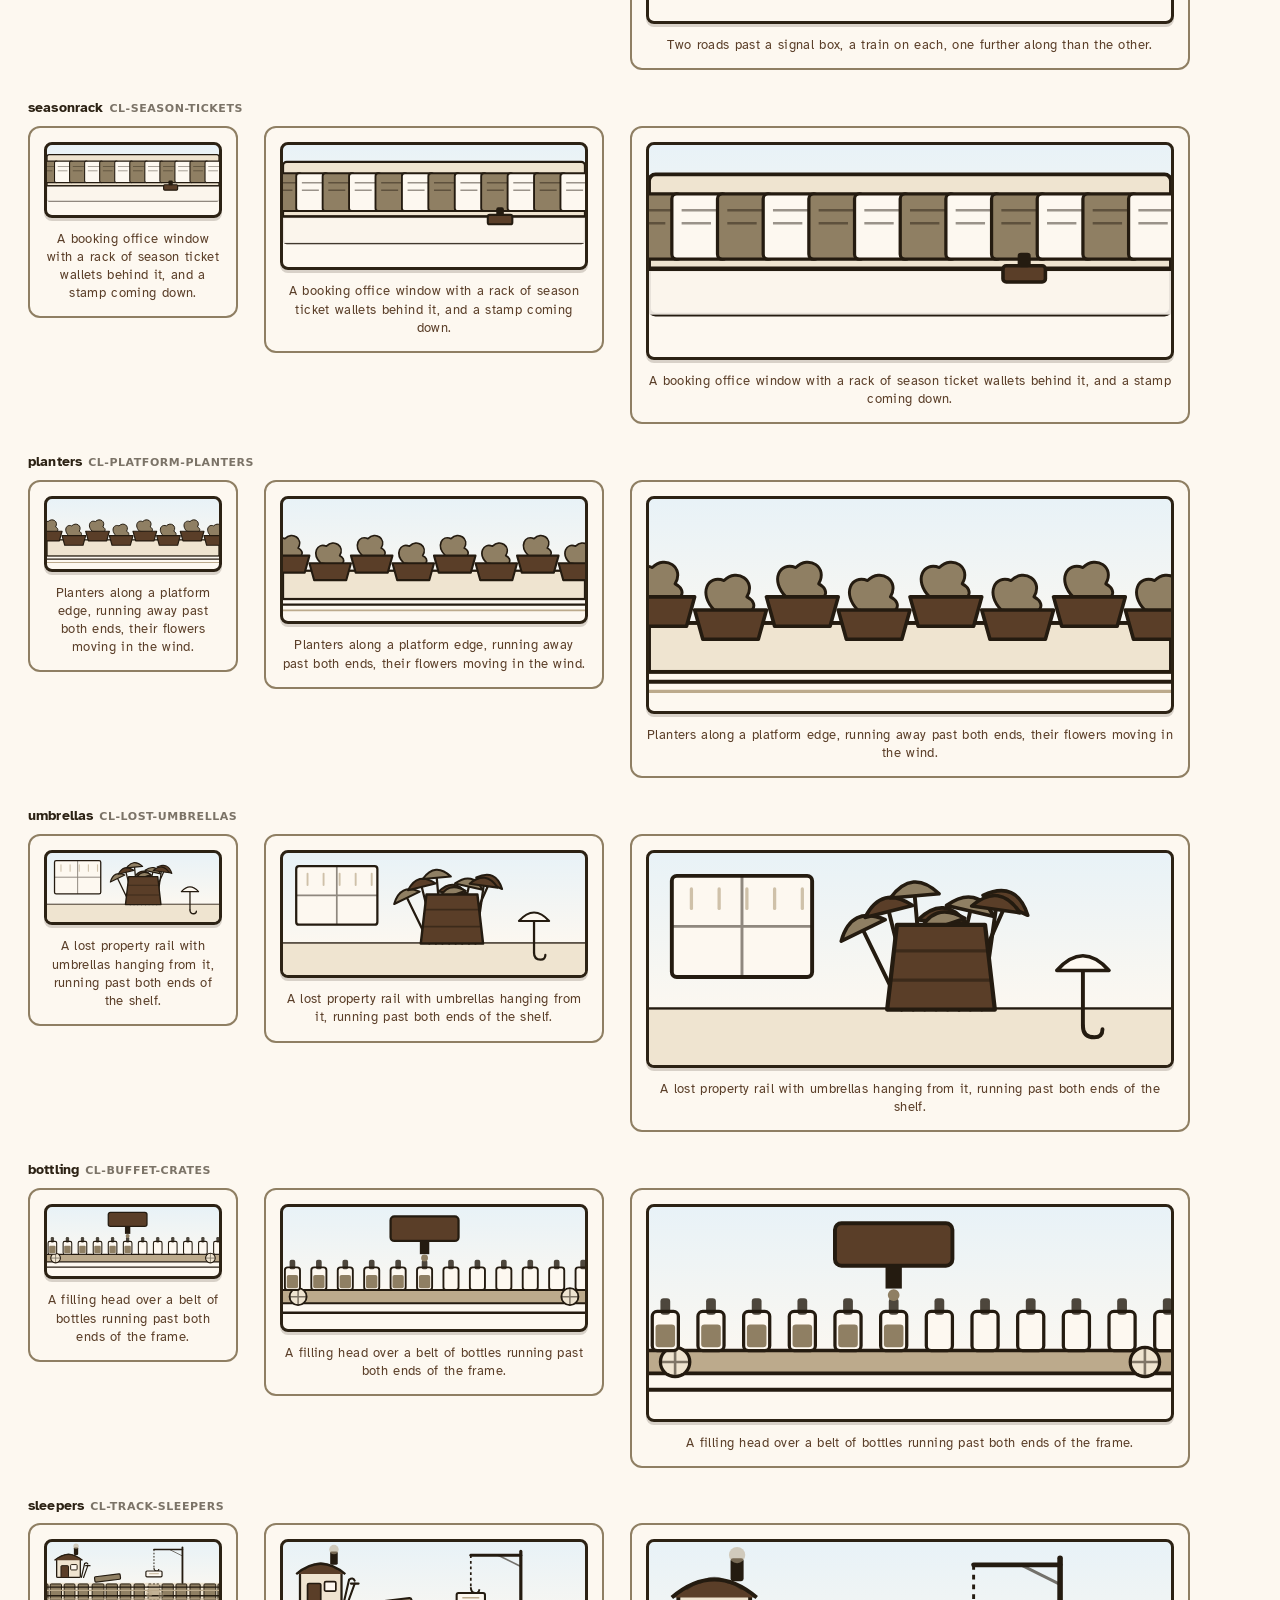
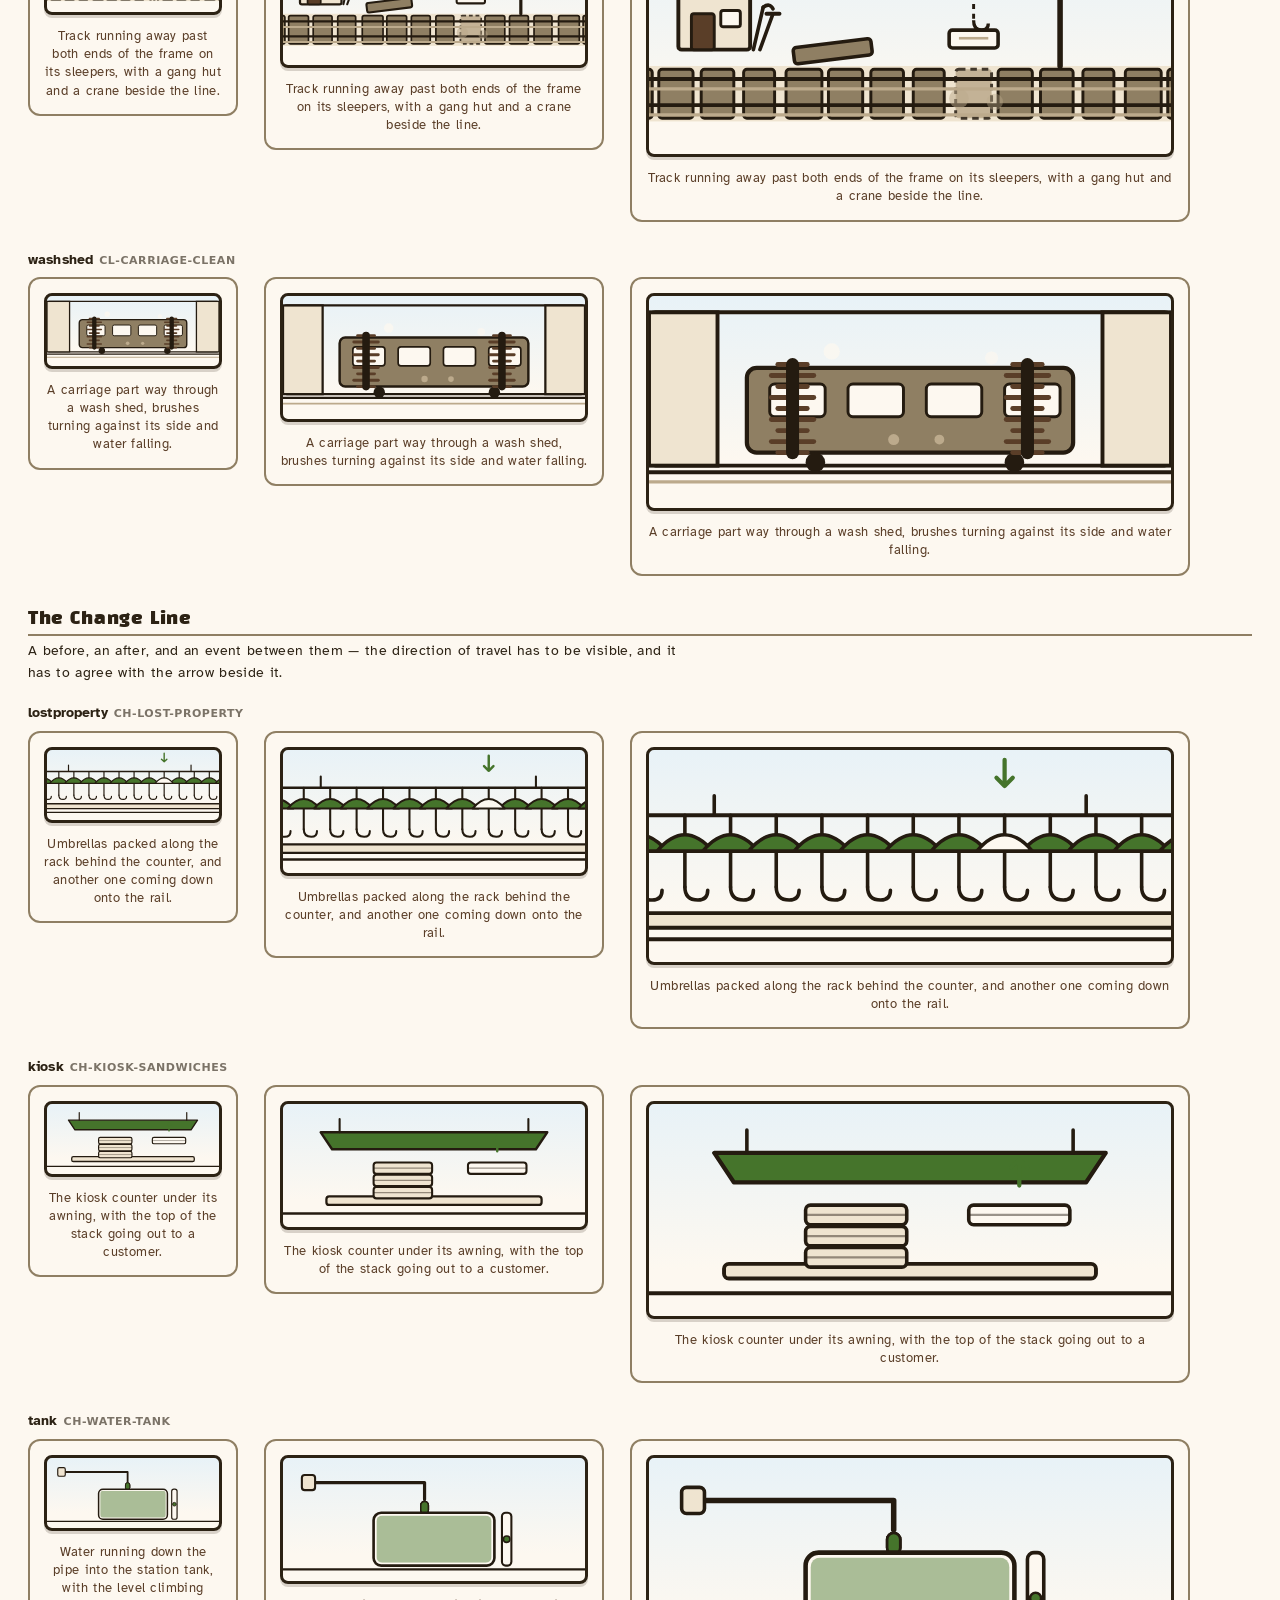
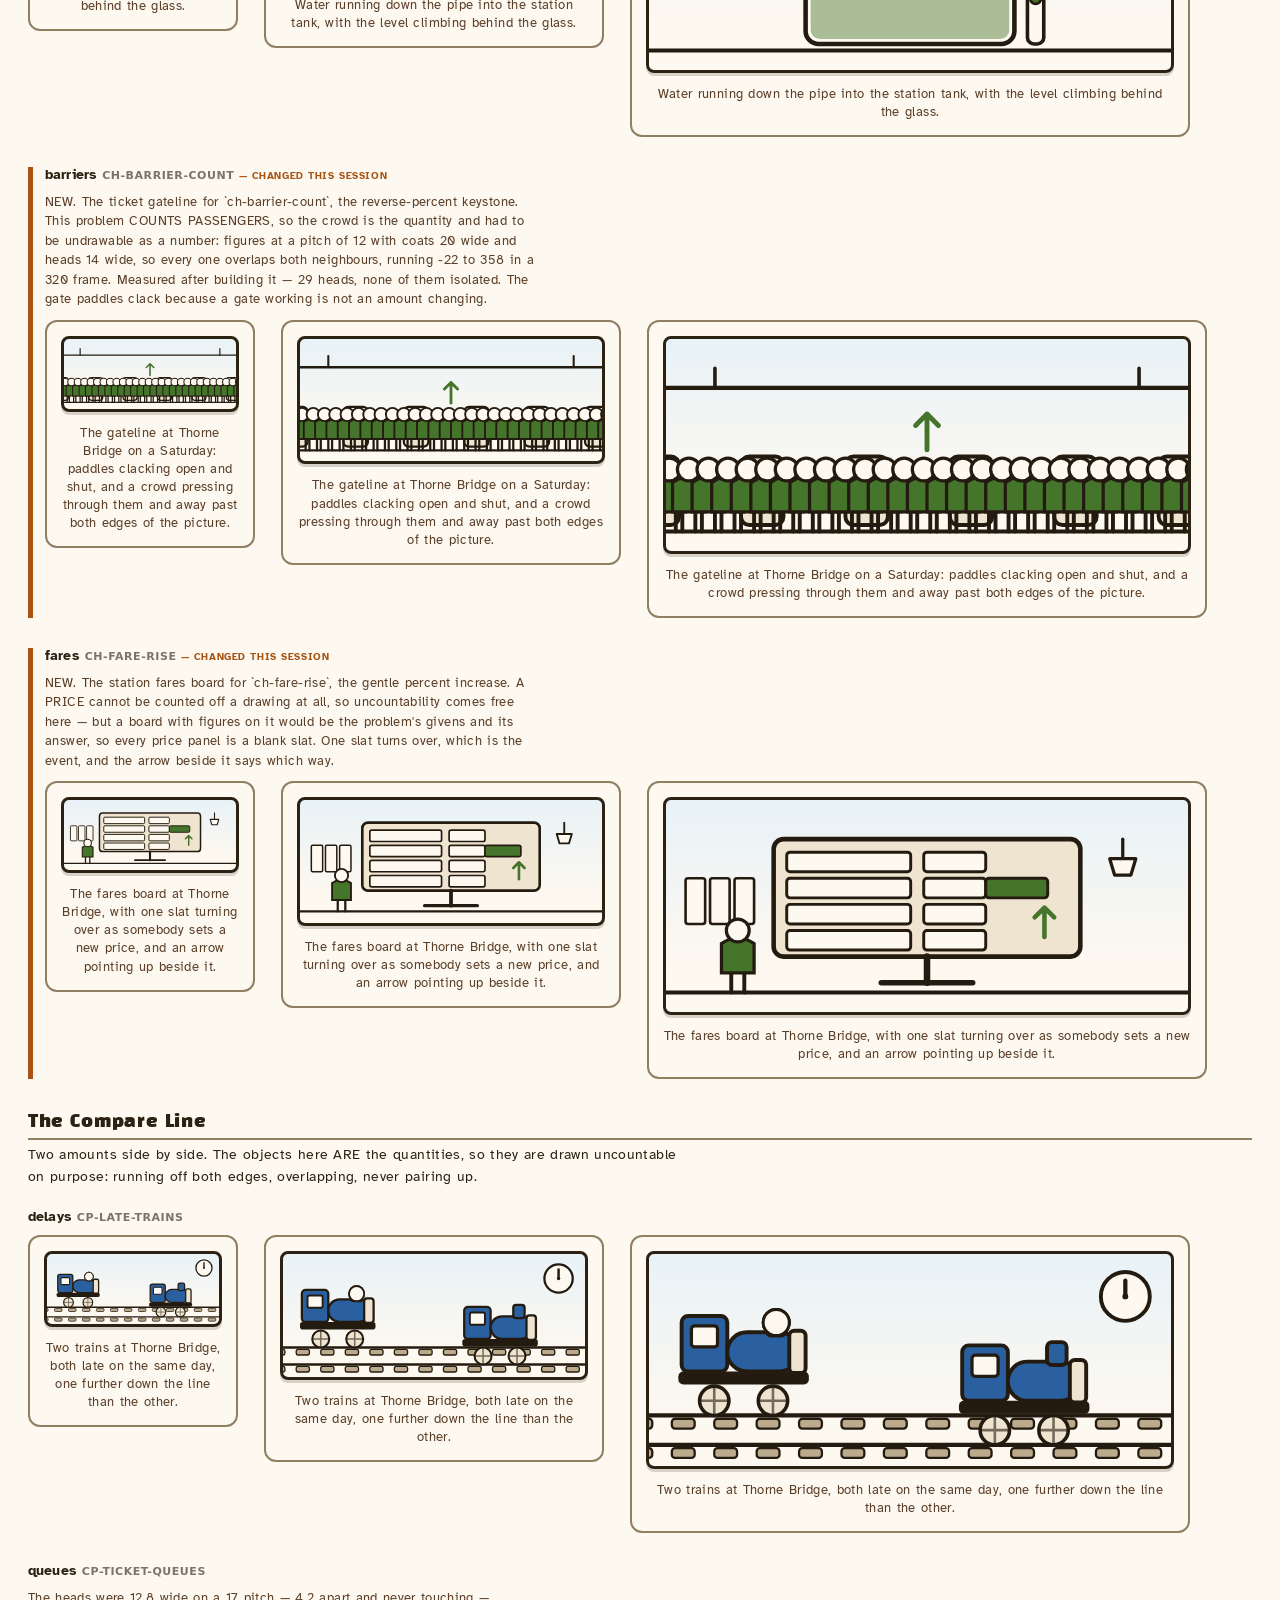
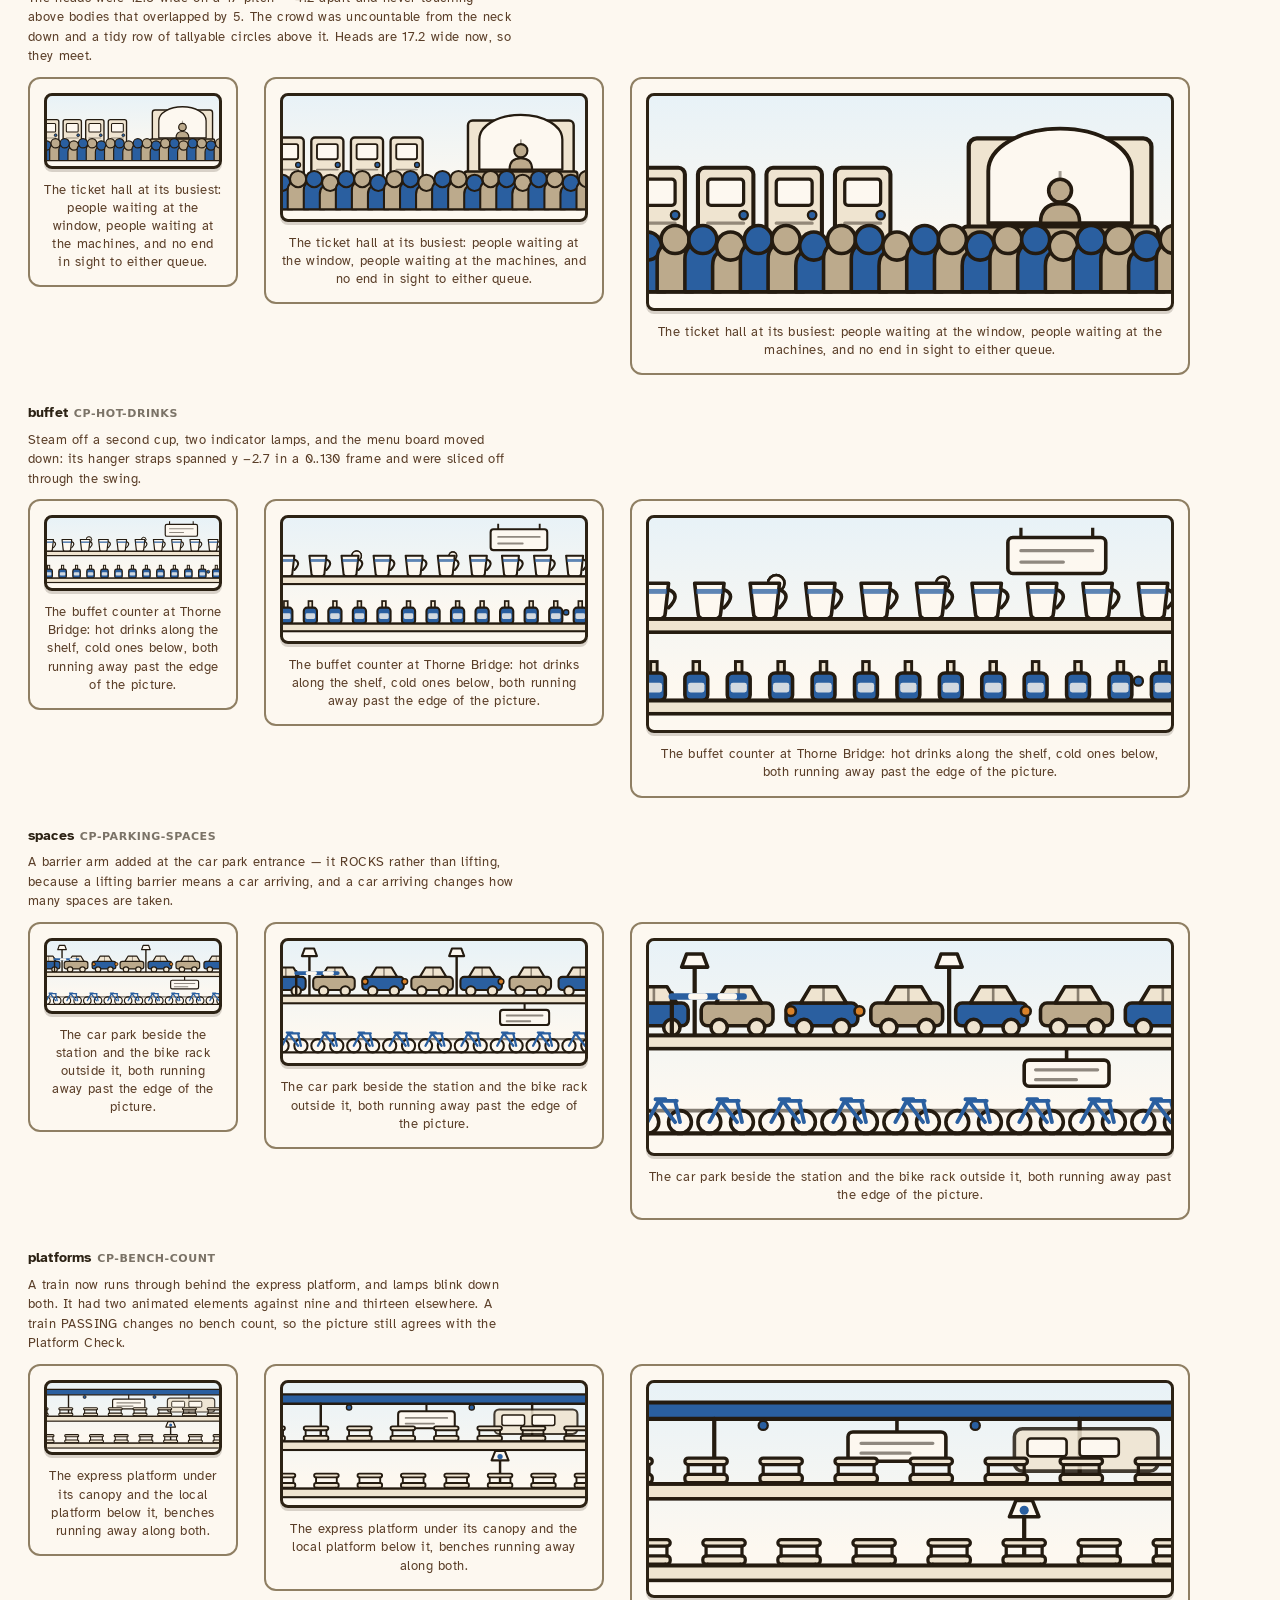
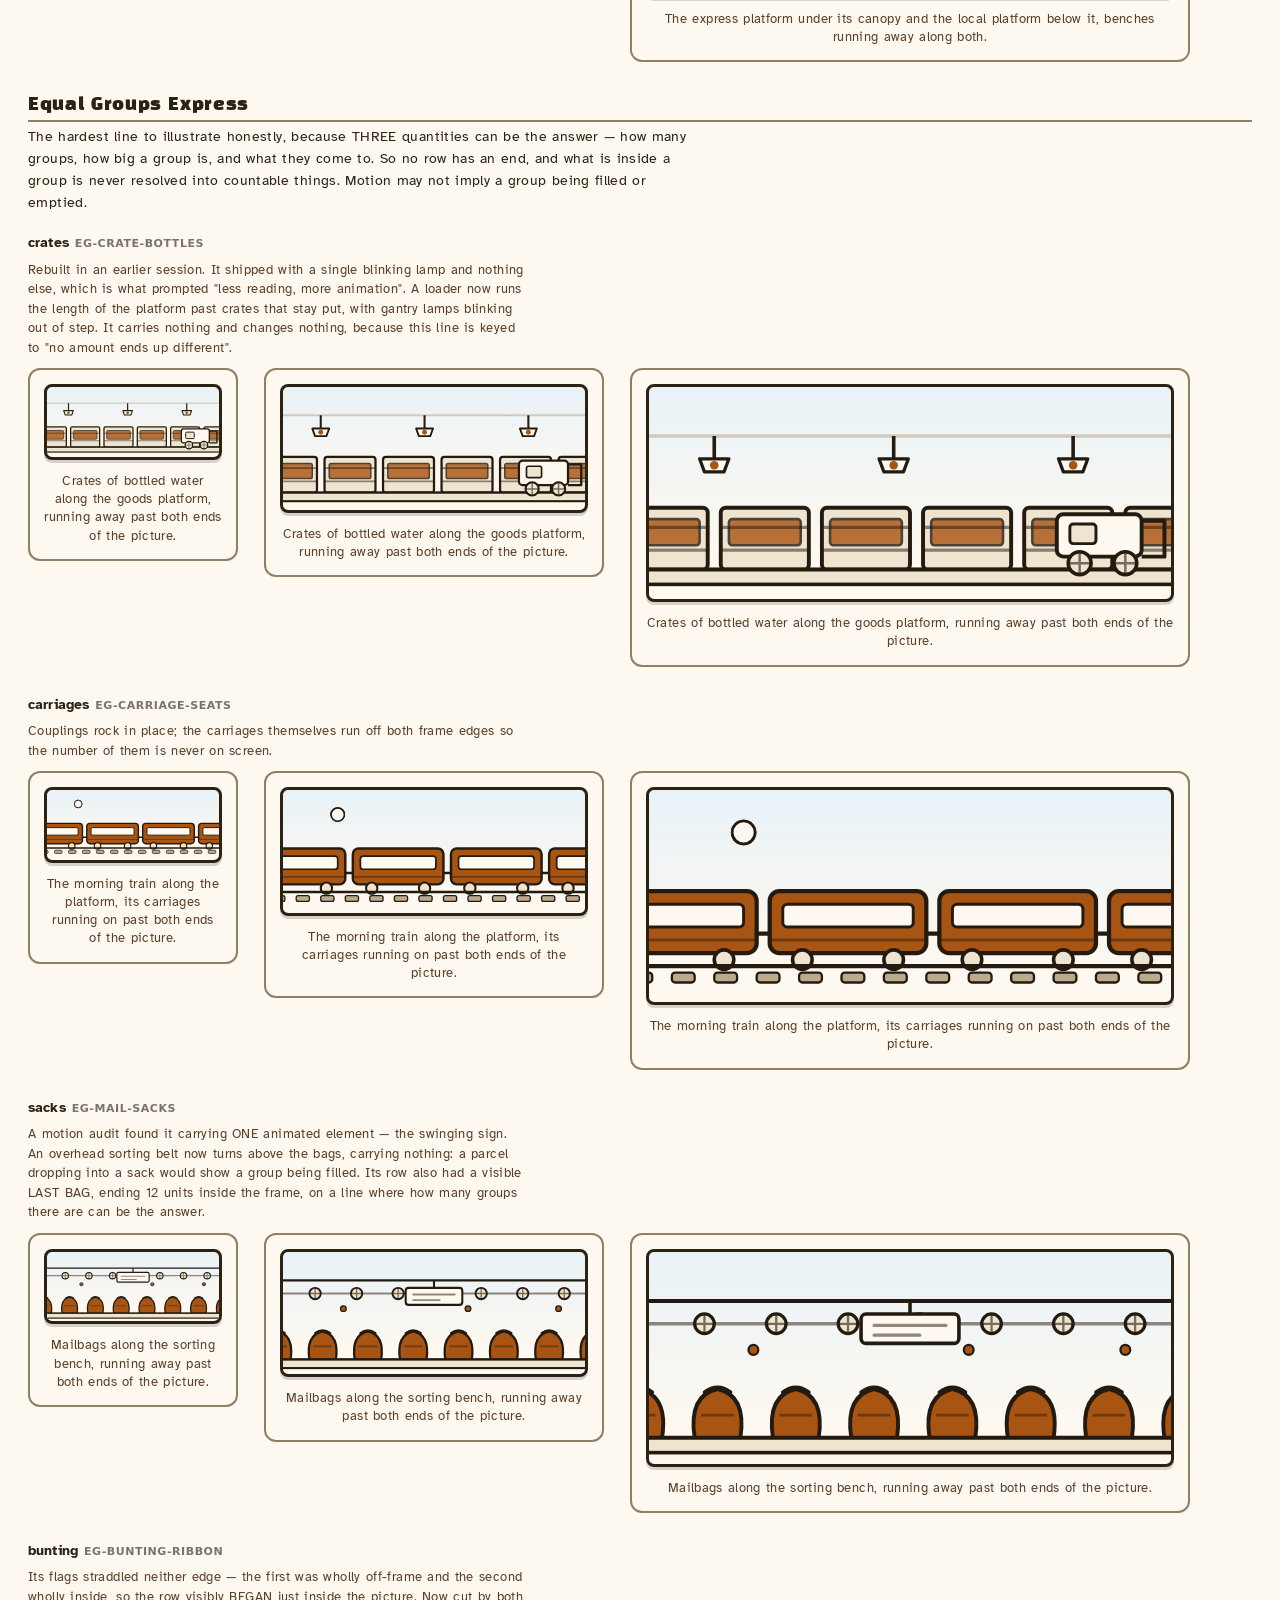
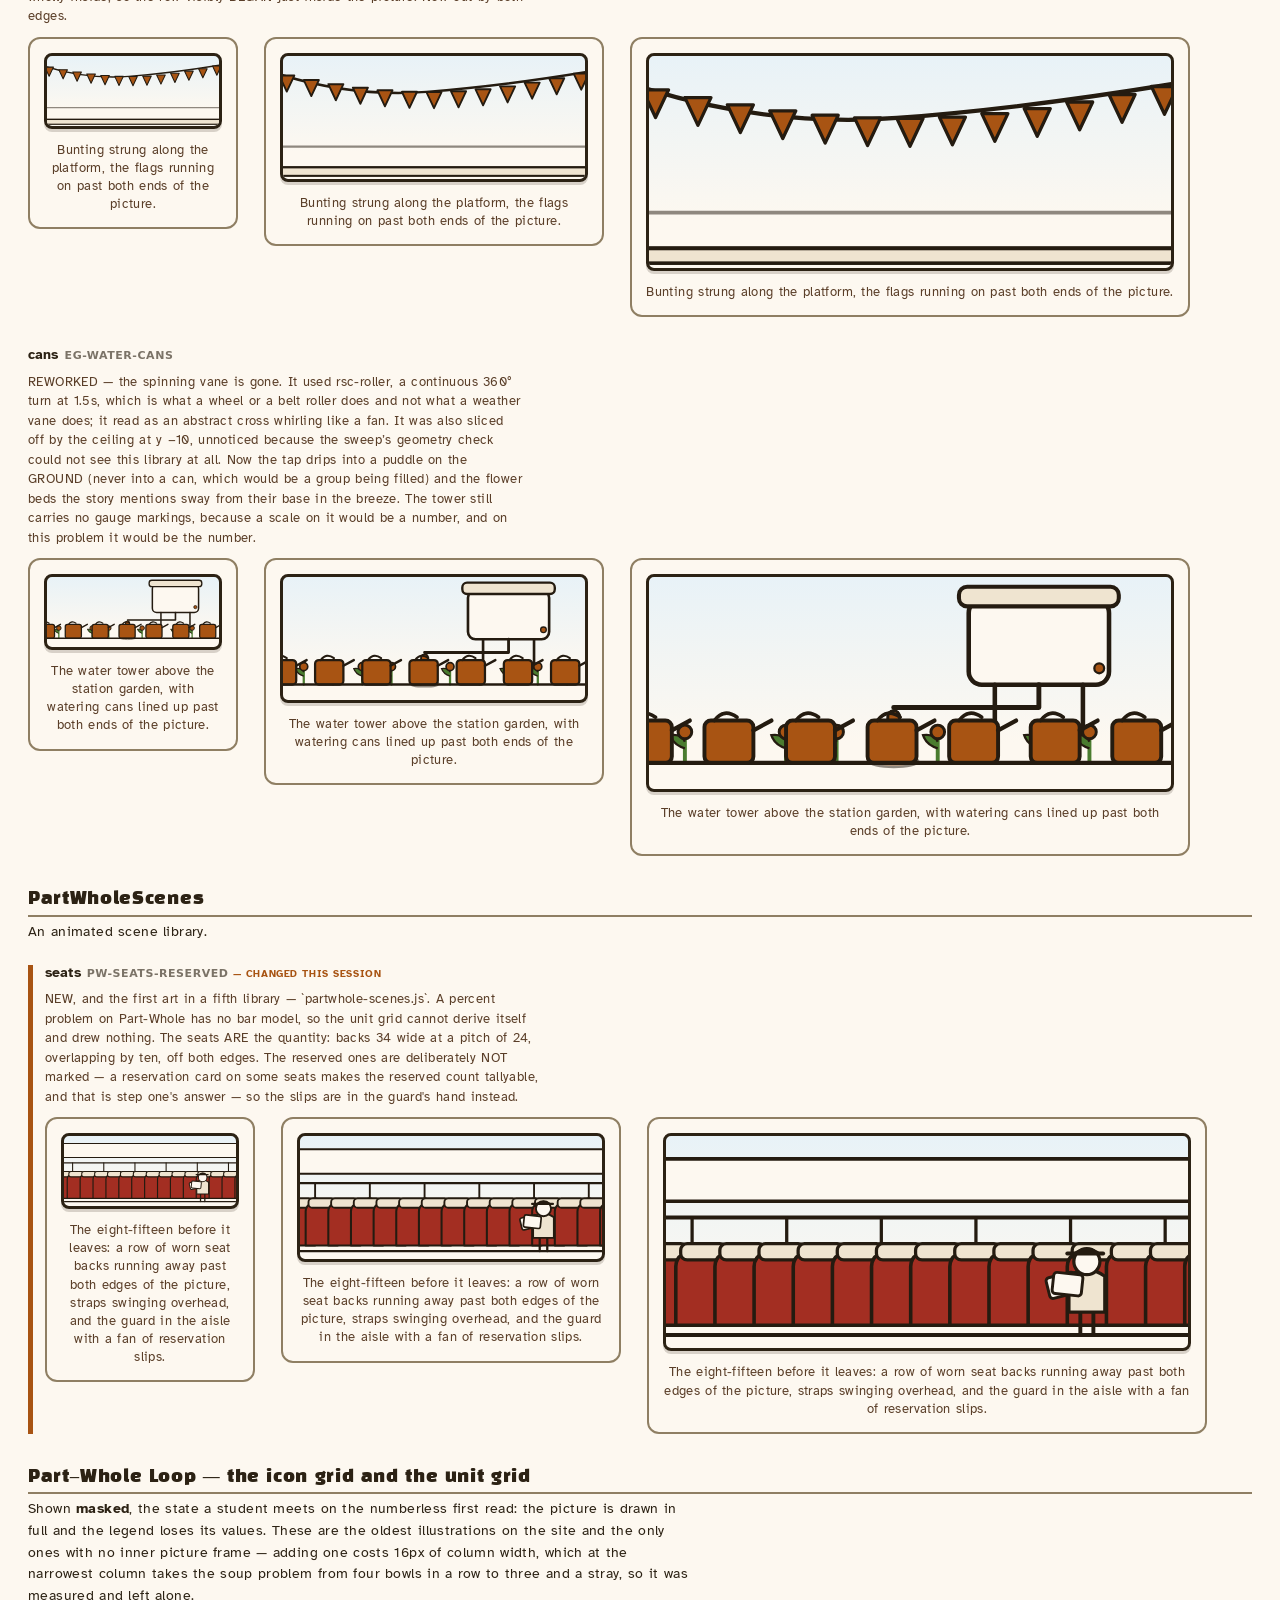
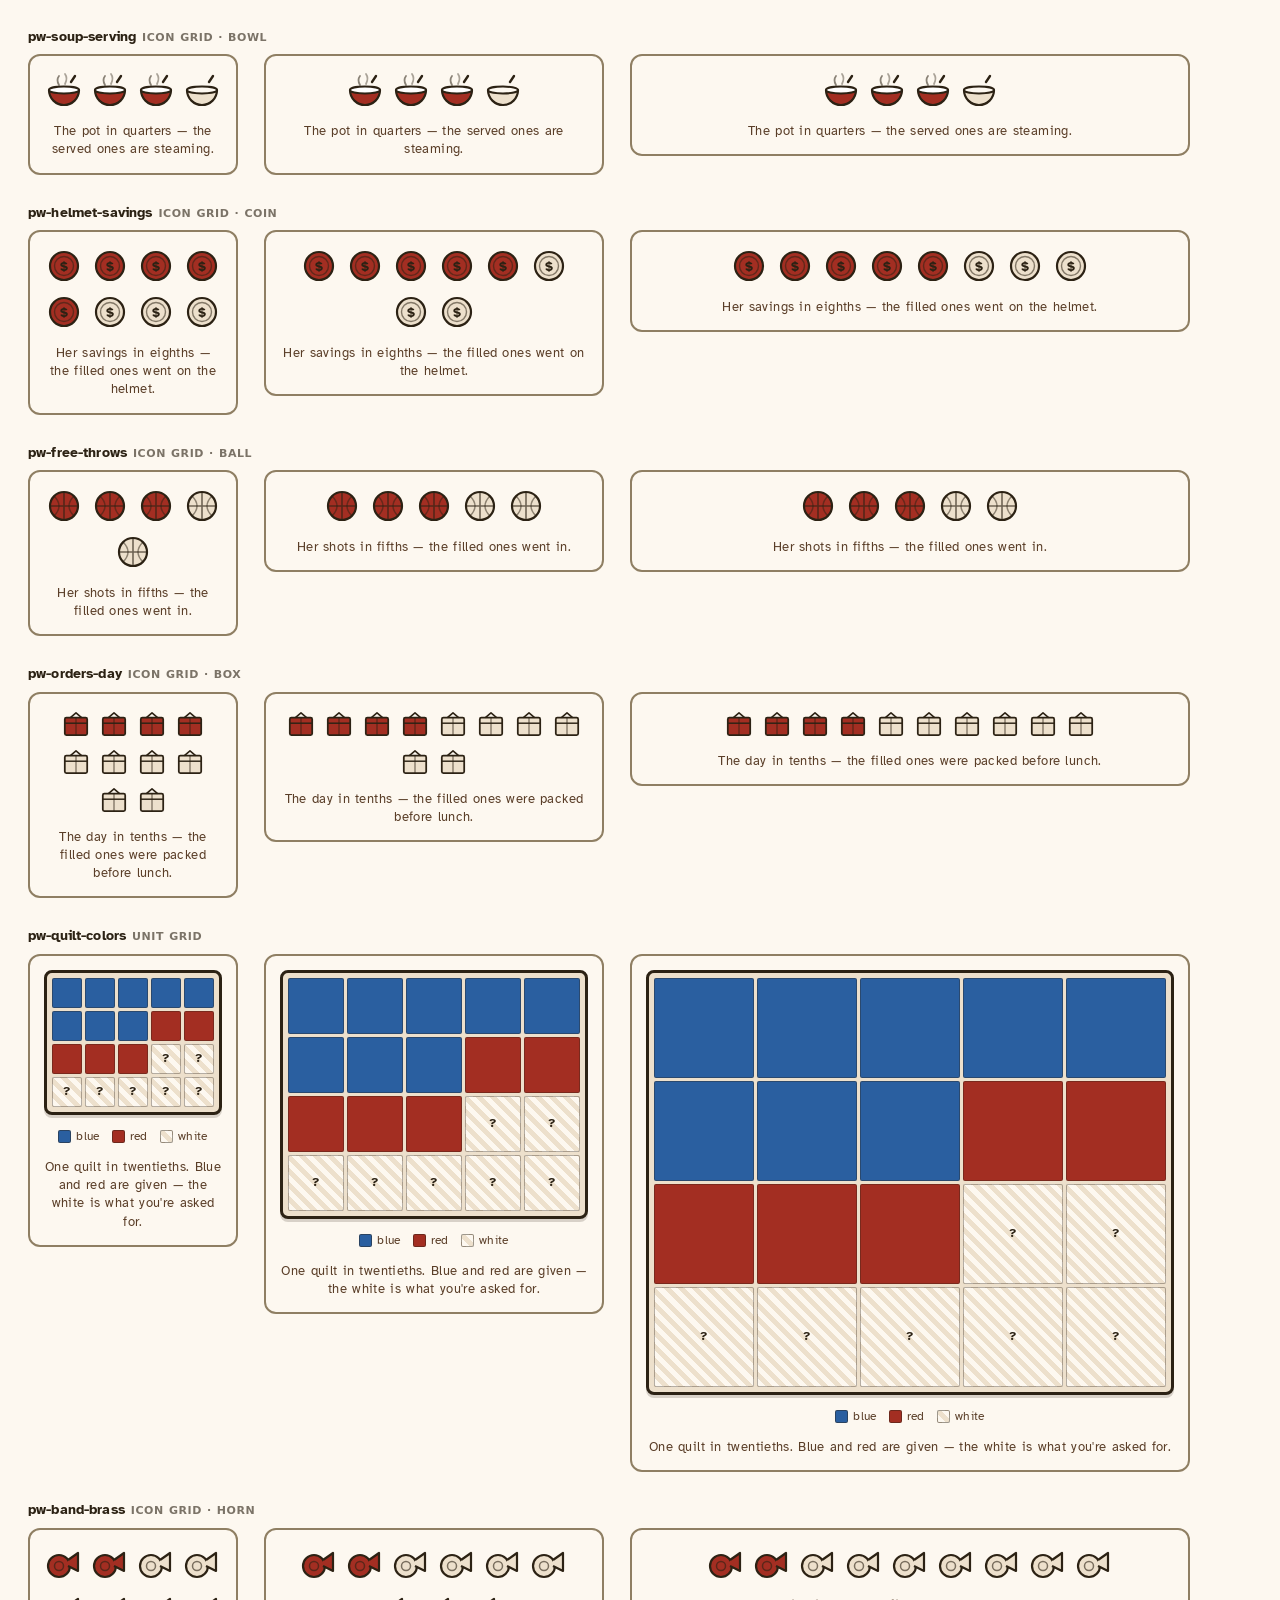
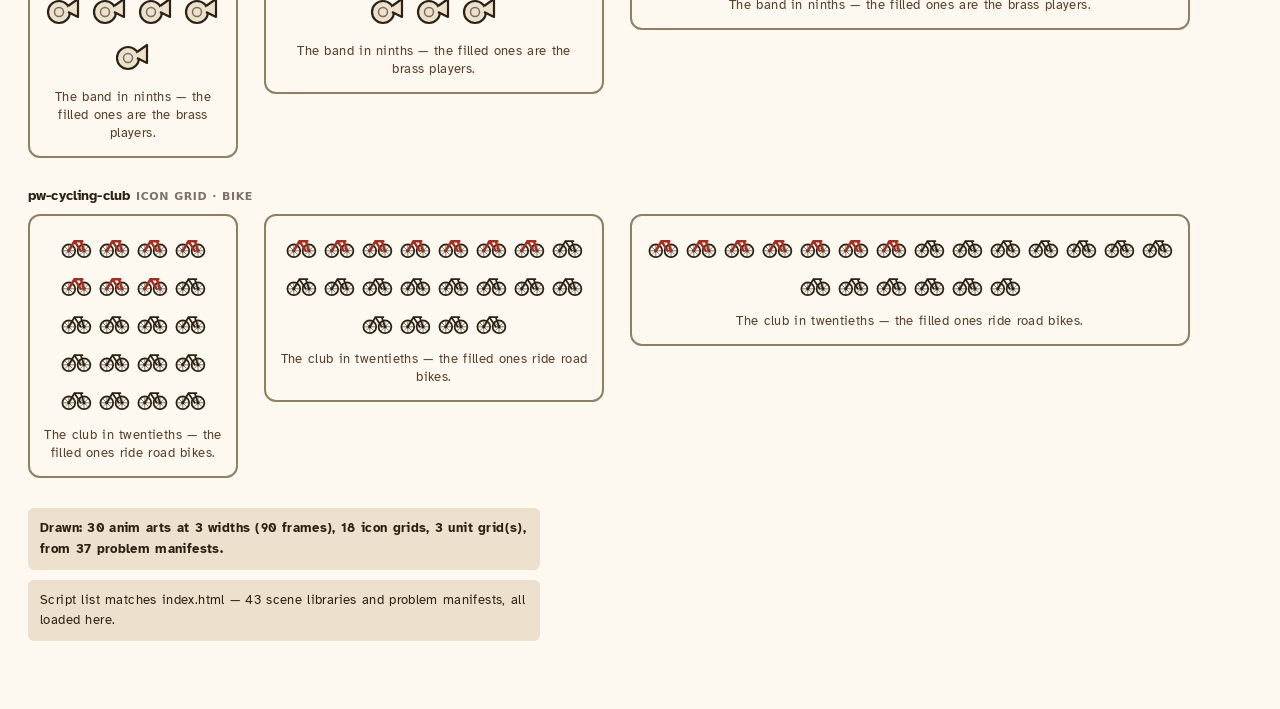
<file: tools/preview-scenes.html>
<!doctype html>
<!-- Test scaffolding, not part of the site. Opens on file:// like everything
     else here, and pulls the REAL stylesheet, the REAL scene libraries and the
     REAL problem manifests, so what you are looking at is what a station
     renders rather than a copy that can drift.

     WHY THIS EXISTS AND NOT JUST preview-compare-scenes.html
     There are now four families of illustration on this site — the icon grid
     and the unit grid on Part-Whole, and three `anim` libraries on Ratio,
     Change and Compare. Nothing has ever shown them together, and "do these
     look like they came from the same place?" is a question you can only
     answer by seeing them side by side. Every one of them is on this page, at
     the width a station gives the scene column and again wider.

     THE ART COVERAGE IS DERIVED, NOT LISTED. It walks RatioScenes.names,
     ChangeScenes.names and CompareScenes.names, so an art added to any library
     appears here without anyone remembering to come and add it. The problem
     files below are loaded only to supply each art's real caption and the
     Part-Whole manifests; an art with no problem yet still renders, labelled
     as such. If a scene is missing from this page it is missing from a
     library, which is the only thing that should be able to hide it.

     REDUCED MOTION follows your OS setting and cannot be faked with a checkbox,
     because the freeze rules live in a media query. Windows Settings >
     Accessibility > Visual effects > Animation effects. Turn it off and every
     picture on this page must still read as a finished drawing. -->
<html lang="en">
<head>
<meta charset="utf-8">
<title>Every scene on the site — preview</title>
<link rel="stylesheet" href="../assets/css/app.css">
<style>
  body { background: var(--cream-light); padding: 28px;
         font-family: 'Atkinson Hyperlegible', system-ui, sans-serif; color: var(--ink); }
  h1 { font-size: 24px; margin: 0 0 6px; }
  h2 { font-size: 17px; margin: 34px 0 4px; border-bottom: 2px solid var(--border-strong); padding-bottom: 5px; }
  h3 { font-size: 14px; margin: 0 0 8px; font-weight: 700; }
  p.note { margin: 0 0 22px; max-width: 74ch; font-size: 14px; line-height: 1.55; }
  .row { display: flex; flex-wrap: wrap; gap: 26px; margin: 0 0 30px; align-items: start; }
  .col   { width: 340px; }   /* the width a station gives the scene column */
  .wide  { width: 560px; }   /* and a generous one, to check it does not fall apart */
  /* 210px is not a round number picked for looks: it is the `minmax(210px,
     300px)` floor the station's two-column grid gives the scene, and therefore
     the narrowest this picture is ever asked to be. Below 760px the column
     goes full width and gets MORE room, not less. */
  .narrow{ width: 210px; }
  .tag { font: 700 11px/1.6 system-ui; letter-spacing: .05em; text-transform: uppercase;
         opacity: .62; margin-left: 6px; }
  .changed { border-left: 5px solid var(--orange-deep); padding-left: 12px; }
  .changed h3::after { content: ' — CHANGED THIS SESSION'; font-size: 10px; letter-spacing: .06em;
         color: var(--orange-deep); }
  .what { font-size: 13px; line-height: 1.5; max-width: 62ch; margin: 0 0 10px; color: var(--ink-mid); }
</style>
</head>
<body>
<h1>Every illustration on the site, in one place</h1>
<!-- THIS PARAGRAPH IS A HAND-KEPT COUNT AND IT HAS ALREADY BEEN WRONG ONCE.
     It said "four families... the three anim libraries" while five libraries
     were loaded and twenty-three arts were drawn below it — stale the moment
     Equal Groups and then Part-Whole grew their own. It says "every line" now
     rather than naming them, because the list underneath is discovered and this
     sentence is not, and a number typed here can only ever go out of date. -->
<p class="note">Every illustration family on the site: the Part&ndash;Whole <strong>icon grid</strong> and
<strong>unit grid</strong>, and an <strong>anim</strong> library for each line. The question this page exists
to answer is whether they read as one site. The Part&ndash;Whole grids are shown masked &mdash; the state a
student meets on the numberless first read &mdash; because that is the hardest state for a picture to
survive. The bars marked in orange are what changed in this session. <strong>Check the two banners at the
foot of the page</strong>: one says how much was drawn, the other says whether this preview's own script
list still matches the site's.</p>

<div id="out"></div>

<!-- data.js is what defines MF and MF.registerProblem, not mrfraction.js. The
     first draft of this page loaded mrfraction.js alone, every problem file
     then threw on an undefined MF, and the page came up with the headings and
     NOTHING ELSE — a preview that renders nothing looks exactly like a preview
     of nothing. Assert the counts at the bottom of this file; do not trust the
     absence of an error. -->
<script src="../assets/js/mrfraction.js"></script>
<script src="../assets/js/data.js"></script>
<script src="../assets/js/scene.js"></script>
<script src="../assets/js/ratio-scenes.js"></script>
<script src="../assets/js/challenge-scenes.js"></script>
<script src="../assets/js/change-scenes.js"></script>
<script src="../assets/js/compare-scenes.js"></script>
<script src="../assets/js/groups-scenes.js"></script>
<script src="../assets/js/partwhole-scenes.js"></script>
<!-- Loaded for their captions and, on the Part-Whole line, their bar models.
     A problem missing from this list costs a caption, never a picture. -->
<script src="../content/problems/pw-soup-serving.js"></script>
<script src="../content/problems/pw-helmet-savings.js"></script>
<script src="../content/problems/pw-free-throws.js"></script>
<script src="../content/problems/pw-orders-day.js"></script>
<script src="../content/problems/pw-quilt-colors.js"></script>
<script src="../content/problems/pw-band-brass.js"></script>
<script src="../content/problems/pw-cycling-club.js"></script>
<script src="../content/problems/rr-poster-run.js"></script>
<script src="../content/problems/rr-bread-dough.js"></script>
<script src="../content/problems/rr-van-hours.js"></script>
<script src="../content/problems/rr-timetable-run.js"></script>
<script src="../content/problems/rr-market-stall.js"></script>
<script src="../content/problems/rr-cordial-mix.js"></script>
<script src="../content/problems/ch-lost-property.js"></script>
<script src="../content/problems/ch-kiosk-sandwiches.js"></script>
<script src="../content/problems/ch-water-tank.js"></script>
<script src="../content/problems/cp-late-trains.js"></script>
<script src="../content/problems/cp-ticket-queues.js"></script>
<script src="../content/problems/cp-bench-count.js"></script>
<script src="../content/problems/cp-parking-spaces.js"></script>
<script src="../content/problems/cp-hot-drinks.js"></script>
<script src="../content/problems/eg-crate-bottles.js"></script>
<script src="../content/problems/eg-mail-sacks.js"></script>
<script src="../content/problems/eg-carriage-seats.js"></script>
<script src="../content/problems/eg-bunting-ribbon.js"></script>
<script src="../content/problems/eg-water-cans.js"></script>
<script src="../content/problems/ch-barrier-count.js"></script>
<script src="../content/problems/ch-fare-rise.js"></script>
<script src="../content/problems/pw-seats-reserved.js"></script>
<script src="../content/problems/rr-drink-rate.js"></script>
<script src="../content/problems/cl-signal-delay.js"></script>
<script src="../content/problems/cl-season-tickets.js"></script>
<script src="../content/problems/cl-platform-planters.js"></script>
<script src="../content/problems/cl-lost-umbrellas.js"></script>
<script src="../content/problems/cl-buffet-crates.js"></script>
<script src="../content/problems/cl-track-sleepers.js"></script>
<script src="../content/problems/cl-carriage-clean.js"></script>
<script>
  var out = document.getElementById('out');

  /* Which art belongs to which problem, DERIVED from the manifests rather than
     typed out again here. An authored copy of this map would be wrong the first
     time a problem changed its art and nobody would notice. */
  var byArt = {};
  Object.keys(MF.problems || {}).forEach(function (id) {
    var sc = MF.problems[id].scene;
    if (sc && sc.mode === 'anim') byArt[sc.art] = { id: id, caption: sc.caption };
  });

  /* Things this session changed, so the eye goes to them first. Purely a
     highlight; nothing here affects what is drawn. */
  /* THE ORANGE BAR AND THE NOTE ARE TWO DIFFERENT THINGS, and conflating them
     made the highlight useless. `CHANGED` accumulates — every art that has ever
     earned an explanation keeps it, which is the valuable part — so using it to
     decide the highlight lit thirteen of twenty-three bars orange under a
     sentence promising "what changed in this session". A highlight that marks
     half the page marks nothing. This names the current session only; the notes
     below stay on everything. */
  var NEW_THIS_SESSION = { barriers: 1, fares: 1, seats: 1, barrow: 1 };

  var CHANGED = {
    /* NEW 2026-08-10 — the percent card's four arts, one per line it landed on. */
    barriers: 'NEW. The ticket gateline for `ch-barrier-count`, the reverse-percent keystone. This problem COUNTS PASSENGERS, so the crowd is the quantity and had to be undrawable as a number: figures at a pitch of 12 with coats 20 wide and heads 14 wide, so every one overlaps both neighbours, running -22 to 358 in a 320 frame. Measured after building it — 29 heads, none of them isolated. The gate paddles clack because a gate working is not an amount changing.',
    fares: 'NEW. The station fares board for `ch-fare-rise`, the gentle percent increase. A PRICE cannot be counted off a drawing at all, so uncountability comes free here — but a board with figures on it would be the problem\'s givens and its answer, so every price panel is a blank slat. One slat turns over, which is the event, and the arrow beside it says which way.',
    seats: 'NEW, and the first art in a fifth library — `partwhole-scenes.js`. A percent problem on Part-Whole has no bar model, so the unit grid cannot derive itself and drew nothing. The seats ARE the quantity: backs 34 wide at a pitch of 24, overlapping by ten, off both edges. The reserved ones are deliberately NOT marked — a reservation card on some seats makes the reserved count tallyable, and that is step one\'s answer — so the slips are in the guard\'s hand instead.',
    barrow: 'NEW. The tea barrow for `rr-drink-rate`, percent as a rate. BOTH quantities are counts here and both are on the picture, so both had to be untallyable: the crowd overlaps and runs off both edges, and the cups are a stack clipped by the barrow\'s front board so its base cannot be seen. Nothing runs out — this problem is keyed to "steady", and a shrinking stack would say an amount had changed.',
    /* Previous session — the five Equal Groups arts. */
    crates: 'Rebuilt in an earlier session. It shipped with a single blinking lamp and nothing else, which is what prompted "less reading, more animation". A loader now runs the length of the platform past crates that stay put, with gantry lamps blinking out of step. It carries nothing and changes nothing, because this line is keyed to "no amount ends up different".',
    sacks: 'A motion audit found it carrying ONE animated element — the swinging sign. An overhead sorting belt now turns above the bags, carrying nothing: a parcel dropping into a sack would show a group being filled. Its row also had a visible LAST BAG, ending 12 units inside the frame, on a line where how many groups there are can be the answer.',
    carriages: 'Couplings rock in place; the carriages themselves run off both frame edges so the number of them is never on screen.',
    bunting: 'Its flags straddled neither edge — the first was wholly off-frame and the second wholly inside, so the row visibly BEGAN just inside the picture. Now cut by both edges.',
    cans: 'REWORKED — the spinning vane is gone. It used rsc-roller, a continuous 360° turn at 1.5s, which is what a wheel or a belt roller does and not what a weather vane does; it read as an abstract cross whirling like a fan. It was also sliced off by the ceiling at y −10, unnoticed because the sweep’s geometry check could not see this library at all. Now the tap drips into a puddle on the GROUND (never into a can, which would be a group being filled) and the flower beds the story mentions sway from their base in the breeze. The tower still carries no gauge markings, because a scale on it would be a number, and on this problem it would be the number.',
    /* Compare arts, thickened after the same motion audit. */
    platforms: 'A train now runs through behind the express platform, and lamps blink down both. It had two animated elements against nine and thirteen elsewhere. A train PASSING changes no bench count, so the picture still agrees with the Platform Check.',
    spaces: 'A barrier arm added at the car park entrance — it ROCKS rather than lifting, because a lifting barrier means a car arriving, and a car arriving changes how many spaces are taken.',
    buffet: 'Steam off a second cup, two indicator lamps, and the menu board moved down: its hanger straps spanned y −2.7 in a 0..130 frame and were sliced off through the swing.',
    queues: 'The heads were 12.8 wide on a 17 pitch — 4.2 apart and never touching — above bodies that overlapped by 5. The crowd was uncountable from the neck down and a tidy row of tallyable circles above it. Heads are 17.2 wide now, so they meet.'
  };

  function block(title, tagText, html, what, changed) {
    var s = document.createElement('section');
    if (changed) s.className = 'changed';
    s.innerHTML = '<h3>' + title + '<span class="tag">' + tagText + '</span></h3>' +
      (what ? '<p class="what">' + what + '</p>' : '') +
      '<div class="row">' +
        '<div class="narrow">' + html + '</div>' +
        '<div class="col">'    + html + '</div>' +
        '<div class="wide">'   + html + '</div>' +
      '</div>';
    out.appendChild(s);
  }

  function heading(t, note) {
    var h = document.createElement('div');
    h.innerHTML = '<h2>' + t + '</h2><p class="note">' + note + '</p>';
    out.appendChild(h);
  }

  /* ---- the anim libraries, DISCOVERED rather than listed ----

     This block used to be a hand-written array of three. The header above says
     "art coverage is derived, not listed", and that was only half true: it
     derived the ART NAMES inside each library and hardcoded the LIBRARIES. So
     when Equal Groups Express arrived with `groups-scenes.js` and five new
     arts, this page went on showing fourteen illustrations and reporting itself
     complete. A preview that silently omits a whole line is worse than no
     preview, because it looks like an answer.

     It now scans `window` for anything shaped like a scene library — a `names`
     array and an `html` function — so a sixth library appears here the moment
     it is loaded, without anyone remembering to come back. Blurbs are keyed by
     name and fall back to a generic line rather than dropping the family. */
  var BLURB = {
    RatioScenes: ['Ratio &amp; Rate Rail',
      'A rate is something happening over time, so every one of these is a small machine doing its job.'],
    ChangeScenes: ['The Change Line',
      'A before, an after, and an event between them &mdash; the direction of travel has to be visible, and it has to agree with the arrow beside it.'],
    CompareScenes: ['The Compare Line',
      'Two amounts side by side. The objects here ARE the quantities, so they are drawn uncountable on purpose: running off both edges, overlapping, never pairing up.'],
    GroupsScenes: ['Equal Groups Express',
      'The hardest line to illustrate honestly, because THREE quantities can be the answer &mdash; how many groups, how big a group is, and what they come to. So no row has an end, and what is inside a group is never resolved into countable things. Motion may not imply a group being filled or emptied.']
  };
  Object.keys(window).filter(function (k) {
    var v = window[k];
    return /Scenes$/.test(k) && v && Array.isArray(v.names) && typeof v.html === 'function';
  }).map(function (k) {
    var b = BLURB[k] || [k, 'An animated scene library.'];
    return [b[0], k, window[k], b[1]];
  }).forEach(function (fam) {
    if (!fam[2]) return;
    heading(fam[0], fam[3]);
    fam[2].names.forEach(function (art) {
      var owner = byArt[art];
      var caption = owner ? owner.caption : '(no problem uses this art yet)';
      block(art, owner ? owner.id : 'unused',
            fam[2].html({ scene: { art: art, caption: caption } }),
            CHANGED[art] || '', !!NEW_THIS_SESSION[art]);
    });
  });

  /* ---- the two Part-Whole families, MASKED, which is the state that matters ---- */
  heading('Part&ndash;Whole Loop &mdash; the icon grid and the unit grid',
    'Shown <strong>masked</strong>, the state a student meets on the numberless first read: the picture is ' +
    'drawn in full and the legend loses its values. These are the oldest illustrations on the site and the ' +
    'only ones with no inner picture frame &mdash; adding one costs 16px of column width, which at the ' +
    'narrowest column takes the soup problem from four bowls in a row to three and a stray, so it was ' +
    'measured and left alone.');
  Object.keys(MF.problems).forEach(function (id) {
    var p = MF.problems[id], sc = p.scene;
    if (!sc || sc.mode === 'anim') return;
    var m = MF.materialize(p, 0);
    block(id, sc.mode === 'unit' ? 'unit grid' : 'icon grid &middot; ' + sc.icon,
          Scene.html(m, true), '', false);
  });

  /* SAY OUT LOUD WHAT GOT DRAWN. A preview whose scripts failed looks like a
     preview of a site with no pictures, and this page has already come up that
     way once (MF lives in data.js, which the first draft did not load). The
     banner is red until the counts are non-zero, so an empty page cannot be
     mistaken for an honest one. */
  (function () {
    var svgs   = document.querySelectorAll('.rsc-svg').length;
    var icons  = document.querySelectorAll('.sc-grid').length;
    var units  = document.querySelectorAll('.unit-grid').length;
    /* Counted from the SAME discovery the page draws from, not from a list of
       libraries typed out here. Naming three libraries meant that when Equal
       Groups arrived the expected total stayed at 14 while 19 arts were drawn,
       and the banner turned red and shouted SOMETHING DID NOT LOAD at a page
       where nothing had failed. A check that cries wolf is worse than no check:
       it is read once, disbelieved, and then ignored on the day it is right. */
    var arts = Object.keys(window).filter(function (k) {
      var v = window[k];
      return /Scenes$/.test(k) && v && Array.isArray(v.names) && typeof v.html === 'function';
    }).reduce(function (n, k) { return n + window[k].names.length; }, 0);
    var ok = svgs === arts * 3 && icons > 0 && units > 0;   // 3 widths each
    var bar = document.createElement('p');
    bar.style.cssText = 'margin:26px 0 0;padding:10px 12px;border-radius:6px;font-size:13px;font-weight:700;' +
      'background:' + (ok ? 'var(--cream-mid)' : '#7A1F12') + ';color:' + (ok ? 'var(--ink)' : '#fff');
    bar.textContent = (ok ? 'Drawn: ' : 'SOMETHING DID NOT LOAD — ') +
      arts + ' anim arts at 3 widths (' + svgs + ' frames), ' +
      icons + ' icon grids, ' + units + ' unit grid(s), from ' +
      Object.keys(MF.problems || {}).length + ' problem manifests.';
    document.body.appendChild(bar);
  })();

  /* ---- DOES THIS PAGE'S OWN SCRIPT LIST STILL MATCH THE SITE'S? ----

     The header above says the art coverage is derived, and it is — but only
     from libraries that have been LOADED, and the <script> tags at the top of
     this file are a hand-kept list. That is the same defect the discovery block
     was written to kill, one level up: on 2026-08-10 a fifth scene library and
     four new problems shipped, and this page went on rendering confidently
     while showing neither the library nor the captions. Discovery cannot find
     what was never loaded, and "0 subjects" prints exactly like "0 faults".

     `index.html` is the site's own answer to what exists, so this asks it.
     Over http (tools/serve.ps1) the fetch works and any drift is named
     outright. On file:// the fetch is blocked by the origin rules and the check
     SAYS SO rather than staying quiet — a check that cannot run must never look
     like a check that passed. */
  (function () {
    var note = document.createElement('p');
    note.style.cssText = 'margin:10px 0 40px;padding:10px 12px;border-radius:6px;font-size:13px;' +
      'background:var(--cream-mid);color:var(--ink)';
    note.textContent = 'Checking this preview’s script list against index.html…';
    document.body.appendChild(note);

    function mine() {
      return [].map.call(document.querySelectorAll('script[src]'), function (s) {
        return s.getAttribute('src').replace(/^\.\.\//, '');
      });
    }
    fetch('../index.html').then(function (r) {
      if (!r.ok) throw new Error('HTTP ' + r.status);
      return r.text();
    }).then(function (html) {
      var want = (html.match(/content\/problems\/[a-z0-9-]+\.js/g) || [])
        .concat(html.match(/assets\/js\/[a-z-]+-scenes\.js/g) || []);
      var have = mine();
      var missing = want.filter(function (p) { return have.indexOf(p) === -1; });
      var extra = have.filter(function (p) {
        return /content\/problems\/|-scenes\.js/.test(p) && want.indexOf(p) === -1;
      });
      var ok = !missing.length && !extra.length;
      note.style.background = ok ? 'var(--cream-mid)' : '#7A1F12';
      note.style.color = ok ? 'var(--ink)' : '#fff';
      note.style.fontWeight = ok ? '400' : '700';
      note.textContent = ok
        ? 'Script list matches index.html — ' + want.length +
          ' scene libraries and problem manifests, all loaded here.'
        : 'THIS PREVIEW HAS DRIFTED FROM index.html. ' +
          (missing.length ? 'Missing here: ' + missing.join(', ') + '. ' : '') +
          (extra.length ? 'Here but not on the site: ' + extra.join(', ') + '.' : '');
    }).catch(function (e) {
      note.style.background = '#6B5A38'; note.style.color = '#fff';
      note.textContent = 'Could not read index.html to check this page’s script list (' + e.message +
        '). On file:// that is expected — run tools/serve.ps1 and open this page over http to check it. ' +
        'Until then, treat the coverage above as unverified rather than complete.';
    });
  })();
</script>
</body>
</html>
</file>
<file: assets/css/app.css>
/* ============================================================
   Mr Fraction's Word Problem Express
   Visual language derived from Mr. Fraction's Factory.
   Tokens verified by tools/check-contrast.ps1 — 39 pairs, 0 failing.
   ============================================================ */

/* ---------- Self-hosted faces (offline, no CDN, no tracking) ---------- */
@font-face {
  font-family: 'Atkinson Hyperlegible';
  src: url('../fonts/AtkinsonHyperlegible-400.woff2') format('woff2');
  font-weight: 400; font-style: normal; font-display: swap;
}
@font-face {
  font-family: 'Atkinson Hyperlegible';
  src: url('../fonts/AtkinsonHyperlegible-700.woff2') format('woff2');
  font-weight: 700; font-style: normal; font-display: swap;
}
@font-face {
  font-family: 'Atkinson Hyperlegible';
  src: url('../fonts/AtkinsonHyperlegible-400i.woff2') format('woff2');
  font-weight: 400; font-style: italic; font-display: swap;
}
@font-face {
  font-family: 'Black Han Sans';
  src: url('../fonts/BlackHanSans-400.woff2') format('woff2');
  font-weight: 400; font-style: normal; font-display: swap;
}
@font-face {
  font-family: 'Libre Baskerville';
  src: url('../fonts/LibreBaskerville-400i.woff2') format('woff2');
  font-weight: 400; font-style: italic; font-display: swap;
}

:root {
  /* Surfaces */
  --cream:        #F5EDE0;
  --cream-light:  #FDF8F0;
  --cream-mid:    #EDE0CC;
  --brown-dark:   #2C2214;

  /* Ink */
  --ink:          #2C2214;
  --ink-mid:      #5A3E28;
  --ink-muted:    #6B5138;
  --ink-on-dark:  #F3EDE1;

  /* Accent */
  --orange:       #C96A1F;
  --orange-deep:  #A85413;
  --orange-light: #E8843A;

  /* Status */
  --go:           #45742B;
  --stop:         #A32E22;
  --caution:      #A85413;
  --info:         #2A5FA0;

  /* Edges */
  --border:        #C8B89A;
  --border-strong: #8F7F63;
  --shadow:        rgba(44, 34, 20, .12);
  --shadow-lift:   rgba(44, 34, 20, .18);

  /* Lines */
  --line-change:    #45742B;
  --line-compare:   #2A5FA0;
  --line-groups:    #A85413;
  --line-ratio:     #2B7166;
  --line-partwhole: #A32E22;
  /* Percent is a ROUTE, not a sixth schema (see data.js), but it carries a
     colour because the map card is the half of the hybrid that makes it feel
     first-class. Violet: the one hue not already spoken for by the five, so it
     never reads as a near-miss of a line a student already knows.
     Contrast MEASURED, not assumed — see the note beside the five above. */
  --line-percent:   #6B3FA0;

  /* Type */
  --font-display: 'Black Han Sans', 'Arial Black', sans-serif;
  --font-body:    'Atkinson Hyperlegible', Verdana, Tahoma, sans-serif;
  --font-serif:   'Libre Baskerville', Georgia, serif;
  --font-size-base: 19px;
  --line-height-body: 1.6;
  --letter-spacing: .02em;
  --word-spacing: .04em;
  --measure: 64ch;

  /* Space */
  --su: 8px;
  --radius:    12px;
  --radius-sm: 8px;
  --radius-xs: 5px;
  --target-min: 44px;

  --tint: transparent;
}

/* Reader font options */
:root[data-font="rounded"]  { --font-body: 'Century Gothic', 'URW Gothic', 'Trebuchet MS', sans-serif; }
:root[data-font="dyslexic"] { --font-body: 'OpenDyslexic', 'Comic Sans MS', Verdana, sans-serif; }
/* The root font-size moves with the setting too. Only `--font-size-base`
   changed before, so everything sized in rem — the question in the question
   panel, the answer choices, the lever, Mr Fraction — stayed exactly the same
   size at "150%" while the story grew around it (Cycle 31, theme-reviewer). */
:root[data-scale="125"] { --font-size-base: 23.75px; font-size: 125%; }
:root[data-scale="150"] { --font-size-base: 28.5px; font-size: 150%; }

/* ---------- Base ---------- */
*, *::before, *::after { box-sizing: border-box; }
html { -webkit-text-size-adjust: 100%; scroll-behavior: smooth; }
body {
  margin: 0;
  background: var(--cream);
  color: var(--ink);
  font-family: var(--font-body);
  font-size: var(--font-size-base);
  line-height: var(--line-height-body);
  letter-spacing: var(--letter-spacing);
  word-spacing: var(--word-spacing);
  text-align: left;
  overflow-x: hidden;
}
img, svg { max-width: 100%; }
p { margin: 0 0 1.3em; max-width: var(--measure); }
ul, ol { max-width: var(--measure); }
em, i { font-style: normal; font-weight: 700; }   /* bold, never italic */

h1, h2, h3 { margin: 0 0 calc(var(--su) * 2); line-height: 1.15; }
.display { font-family: var(--font-display); letter-spacing: .04em; font-weight: 400; }
h1 { font-family: var(--font-display); font-weight: 400; letter-spacing: .04em; font-size: 1.5rem; }
h2 { font-family: var(--font-display); font-weight: 400; letter-spacing: .04em; font-size: 1.35rem; }
h3 { font-size: 1.05rem; font-weight: 700; letter-spacing: .01em; }

/* The eyebrow — the reference's signature move */
.eyebrow {
  display: block;
  font-family: var(--font-body);
  font-size: .62em;
  font-weight: 700;
  letter-spacing: .12em;
  text-transform: uppercase;
  color: var(--orange-deep);
  margin-bottom: 4px;
}

/* Tint overlay for visual stress */
body::after {
  content: ""; position: fixed; inset: 0;
  background: var(--tint); pointer-events: none;
  mix-blend-mode: multiply; z-index: 90;
}

/* ---------- Ambient life (decorative, behind everything) ---------- */
.ambient { position: fixed; inset: 0; pointer-events: none; z-index: 0; overflow: hidden; }
.amb {
  position: absolute;
  color: var(--ink);
}
.amb svg { display: block; width: 100%; height: 100%; }
@keyframes wheel-spin { from { transform: rotate(0deg); } to { transform: rotate(360deg); } }
@keyframes steam-drift {
  0%   { transform: translate(0, 0) scale(1);      opacity: 0; }
  15%  { opacity: .5; }
  100% { transform: translate(22vw, -14vh) scale(1.5); opacity: 0; }
}
.amb-w1 { top: -40px;  left: -40px;  width: 190px; height: 190px; opacity: .11; animation: wheel-spin 26s linear infinite; }
.amb-w2 { bottom: 30px; right: -50px; width: 250px; height: 250px; opacity: .10; animation: wheel-spin 34s linear infinite reverse; }
.amb-w3 { top: 46%;    right: -30px; width: 130px; height: 130px; opacity: .09; animation: wheel-spin 18s linear infinite; }
.amb-w4 { bottom: -30px; left: 8%;   width: 160px; height: 160px; opacity: .08; animation: wheel-spin 30s linear infinite reverse; }
.amb-w5 { top: 12%;    left: 14%;    width: 78px;  height: 78px;  opacity: .08; animation: wheel-spin 14s linear infinite; }
.amb-w6 { bottom: 26%; right: 12%;   width: 88px;  height: 88px;  opacity: .07; animation: wheel-spin 22s linear infinite reverse; }
.amb-s1 { bottom: 8%;  left: 4%;  width: 120px; height: 120px; opacity: .07; animation: steam-drift 52s linear infinite; }
.amb-s2 { bottom: 18%; left: 34%; width: 90px;  height: 90px;  opacity: .06; animation: steam-drift 66s linear infinite 12s; }
.amb-s3 { bottom: 2%;  left: 62%; width: 140px; height: 140px; opacity: .05; animation: steam-drift 58s linear infinite 26s; }

/* ---------- Focus ---------- */
:focus-visible { outline: 3px solid var(--info); outline-offset: 2px; border-radius: 4px; }

.skip-link {
  position: absolute; left: -9999px;
  background: var(--brown-dark); color: var(--ink-on-dark);
  padding: calc(var(--su) * 1.5) calc(var(--su) * 2);
  z-index: 300; text-decoration: none; font-weight: 700;
}
.skip-link:focus { left: var(--su); top: var(--su); }

.visually-hidden {
  position: absolute !important; width: 1px; height: 1px;
  padding: 0; margin: -1px; overflow: hidden;
  clip: rect(0 0 0 0); white-space: nowrap; border: 0;
}

/* ---------- Shell ---------- */
.shell { min-height: 100vh; display: flex; flex-direction: column; position: relative; z-index: 1; }

/* Station sign — enamel plate */
.station-sign {
  position: sticky; top: 0; z-index: 100;
  background:
    linear-gradient(180deg, #3A2E1C 0%, var(--brown-dark) 62%, #241B10 100%);
  color: var(--ink-on-dark);
  border-bottom: 3px solid var(--orange);
  box-shadow: 0 3px 16px var(--shadow);
}
/* HEIGHT, MEASURED AGAINST THE SISTER SITE.
   Mr. Fraction's Factory runs a 70px sticky bar: 10px 24px padding, a 48px
   logo mark, 39px buttons. Ours was 135px — 18.8% of a 720px viewport gone
   before any content, against their 9.7%.

   Three things were paying for that, and the biggest was not the padding:
     - the portrait was 52px wide, which at its 120x130 viewBox makes it 56px
       tall, and it sat in an inline span whose line-height added 9 more. 65px
       of a 89px row was one graphic.
     - 12px vertical padding against their 10px.
     - the ticker underneath at 43px, a third of the whole header.

   The pills deliberately keep --target-min (44px) rather than matching the
   sister site's 39px buttons. That is this project's own accessibility floor,
   the row is no taller for it once the portrait is smaller, and it is not a
   thing to give up for 5px. */
.sign-inner {
  max-width: 1180px; margin: 0 auto;
  padding: var(--su) calc(var(--su) * 3);
  display: flex; align-items: center; gap: calc(var(--su) * 2);
  /* NOWRAP AT EVERY WIDTH, not just on phones.
     This was `flex-wrap: wrap`, and fixing 1280px and 375px left 768px at
     146px — TALLER than the 135px I started from. In between the two sizes I
     had looked at, the nav dropped onto its own row and the title wrapped
     beside it. Two good measurements and a broken middle.
     `min-width: 0` on the text block is the other half: a flex item will not
     shrink below its content's intrinsic width without it, which is what was
     forcing the wrap in the first place. */
  flex-wrap: nowrap;
}
.sign-text { min-width: 0; }
/* flex, not inline: an inline replaced element sits on the text baseline and
   carries the line-box descender with it, which was adding 9px of nothing. */
.sign-mark { width: 40px; flex-shrink: 0; display: flex; align-items: center; }
.sign-mark svg { display: block; width: 100%; height: auto; }
.sign-text { display: flex; flex-direction: column; line-height: 1.05; }
.sign-title {
  font-family: var(--font-display); font-weight: 400;
  /* Fluid, not a step at a breakpoint. "Mr Fraction's Word Problem Express" is
     34 characters and it is the only thing in this bar that can wrap; at a
     fixed size it went to five lines in the tight middle widths and the row
     grew with it. */
  font-size: clamp(12px, 1.1vw + 4px, 17px);
  letter-spacing: .05em; margin: 0;
  color: var(--ink-on-dark);
}
/* Stays at 10px. It was briefly 9px while chasing height, which bought about
   one pixel — the row is set by the 44px pills, not by this. The smallest text
   on the site is not the place to save nothing. */
.sign-sub {
  font-family: var(--font-display); font-size: 10px;
  letter-spacing: .16em; text-transform: uppercase;
  color: var(--orange-light); margin-top: 2px;
}
/* nowrap: with wrap, the two pills stacked into a 96px column the moment the
   row got tight, and THAT — not the title — was the 139px header sitting
   between 641px and 833px wide. Found by sweeping every width in an iframe
   rather than spot-checking desktop and phone, which is how it hid. */
.sign-nav { margin-left: auto; display: flex; gap: var(--su); flex-wrap: nowrap; }

/* Departure-board ticker */
.ticker {
  background: #1E1710;
  border-top: 1px solid rgba(243,237,225,.10);
  overflow: hidden; white-space: nowrap; padding: 3px 0;
  /* .ticker-track is inline-flex, so it sits in THIS element's line box — and
     the line box was 30px tall around a 16px track, because it inherited the
     19px body font. The strip was twice the height of the thing inside it.
     line-height:0 collapses the box onto the track; the track's own children
     set their own. Measured: 37px -> 22px. */
  line-height: 0; font-size: 10px;
}
.ticker-track { display: inline-flex; animation: ticker-scroll 34s linear infinite; }
.ticker-item {
  display: inline-flex; align-items: center;
  font-family: var(--font-display); font-size: 11px;
  /* Explicit, because .ticker zeroes its own line-height to collapse the line
     box the track sits in — and that inherits. Without this the text clipped
     to 5px. The zero belongs on the parent only. */
  line-height: 1.6;
  letter-spacing: .14em; text-transform: uppercase;
  color: #BCAE97; padding: 0 14px;
}
.ticker-dot {
  display: inline-block; width: 5px; height: 5px; border-radius: 50%;
  background: var(--orange-light); margin: 0 6px; vertical-align: middle;
}
@keyframes ticker-scroll { from { transform: translateX(0); } to { transform: translateX(-50%); } }

/* Nav pills */
.pill {
  font-family: var(--font-body); font-size: 13px; font-weight: 700;
  letter-spacing: .03em;
  display: inline-flex; align-items: center; gap: 6px;
  min-height: var(--target-min); padding: 8px 16px;
  border-radius: 24px; border: 2px solid rgba(243,237,225,.34);
  background: transparent; color: var(--ink-on-dark);
  cursor: pointer; transition: background .18s, border-color .18s, transform .18s;
  white-space: nowrap;
}
.pill:hover { background: rgba(243,237,225,.12); border-color: var(--ink-on-dark); }
/* "For Teachers" is a link wearing a pill, and a link brings an underline.
   And `display: inline-flex` above beats the `hidden` attribute, which is how
   that pill is kept off every screen but the home map — so say it again. */
a.pill { text-decoration: none; }
.pill[hidden] { display: none; }
/* A third pill costs the title room, so its label sheds words as the width
   drops — "For Teachers", then "Teachers", then the icon alone. Each part is
   clipped rather than removed, so the accessible name is "For Teachers" at
   every width. Breakpoints are measured, not picked: at 641px the full label
   pushed the header from 84px to 108px, and at 375–480px from 56px to 81px;
   at 320px it ran off the edge. */
@media (max-width: 720px) {
  .teach-for {
    position: absolute !important; width: 1px; height: 1px;
    padding: 0; margin: -1px; overflow: hidden;
    clip: rect(0 0 0 0); white-space: nowrap; border: 0;
  }
}
@media (max-width: 500px) {
  /* Icon alone would be 37px wide — under the 44px target every other
     control here meets. */
  #btn-teachers { min-width: var(--target-min); justify-content: center; }
  .sign-nav { gap: calc(var(--su) * .5); }
  .teach-word {
    position: absolute !important; width: 1px; height: 1px;
    padding: 0; margin: -1px; overflow: hidden;
    clip: rect(0 0 0 0); white-space: nowrap; border: 0;
  }
}
.pill[aria-expanded="true"], .pill.active {
  background: var(--orange-deep); border-color: var(--orange-deep); color: #fff;
}
/* 375–440px, home map only: three pills leave the title so little room it
   wraps one line more (56px header -> 81px at 375). The portrait stands aside
   while the Teachers pill is showing — the same trade the phone rules below
   weigh, and here the wordmark stays. Below 375 the wordmark goes instead
   (see the very-narrow rules), so the portrait comes back there. */
@media (min-width: 375px) and (max-width: 440px) {
  .station-sign:has(#btn-teachers:not([hidden])) .sign-mark { display: none; }
}

main { flex: 1; width: 100%; max-width: 1180px; margin: 0 auto; padding: calc(var(--su) * 4) calc(var(--su) * 2.5) calc(var(--su) * 9); }

footer.rail-foot {
  background: var(--brown-dark); color: #C3B9A6;
  padding: calc(var(--su) * 2.5); font-size: 13px;
  border-top: 3px solid var(--orange-deep);
}
footer.rail-foot p { max-width: 72ch; margin: 0 auto; }
footer.rail-foot .foot-lead { font-size: 14px; }
/* Emphasis has to lighten, not bold-only: at this size on --brown-dark, weight
   alone doesn't read as emphasis. */
footer.rail-foot .foot-lead strong { color: #E8DFCE; }

/* ---------- Journey panel: the leg you're travelling, above the title ---------- */
.journey {
  border: 2px solid var(--border-strong);
  border-radius: var(--radius);
  overflow: hidden;
  margin-bottom: calc(var(--su) * 3);
  background: var(--cream-light);
  box-shadow: 0 2px 6px var(--shadow);
}
.journey-map { line-height: 0; background: #DCEEF6; }
.leg-svg { display: block; width: 100%; height: clamp(150px, 25vw, 250px); }
/* This animates an INNER group; the car's placement is on its parent. Putting
   both on one element let the CSS transform override the SVG transform
   attribute and stack every car at the origin. */
.leg-car {
  transform-box: fill-box; transform-origin: center;
  animation: leg-car-in .45s cubic-bezier(.2,.85,.3,1) backwards;
  animation-delay: calc(var(--lc-i) * 90ms);
}
@keyframes leg-car-in {
  from { opacity: 0; transform: scale(.55); }
  to   { opacity: 1; transform: scale(1); }
}

.journey-bar {
  display: flex; align-items: center; gap: calc(var(--su) * 2);
  padding: calc(var(--su) * 1.25) calc(var(--su) * 2);
  border-top: 2px solid var(--border-strong);
  background: var(--cream-mid);
}
.journey-bar .eyebrow { margin: 0; white-space: nowrap; }
.journey-dots { list-style: none; display: flex; align-items: center; gap: 7px; margin: 0; padding: 0; }
.jd { width: 13px; height: 13px; border-radius: 50%; border: 2.5px solid var(--border-strong); background: var(--cream-light); }
.jd[data-s="done"] { background: var(--go); border-color: var(--go); }
.jd[data-s="here"] {
  background: var(--orange-deep); border-color: var(--orange-deep);
  width: 17px; height: 17px; box-shadow: 0 0 0 3px rgba(168,84,19,.22);
}

@media (prefers-reduced-motion: reduce) { .leg-car { animation: none; } }

/* ---------- Station header ---------- */
.station-head {
  display: flex; align-items: flex-start; gap: calc(var(--su) * 2);
  padding-bottom: calc(var(--su) * 2.5);
  border-bottom: 2px solid var(--border);
  margin-bottom: calc(var(--su) * 3);
}
.station-thumb { width: 68px; height: 68px; flex-shrink: 0; }
.station-meta { flex: 1; min-width: 0; }
.station-meta h2 { font-size: 1.55rem; margin: 0; }
.station-desc { color: var(--ink-muted); font-size: 14px; margin: 6px 0 0; max-width: 46ch; }

/* ---------- Buttons ---------- */
.btn {
  font-family: var(--font-body); font-size: 15px; font-weight: 700;
  letter-spacing: .02em;
  min-height: var(--target-min); min-width: var(--target-min);
  padding: calc(var(--su) * 1.5) calc(var(--su) * 3);
  border-radius: var(--radius-sm);
  border: 2px solid var(--orange-deep);
  background: var(--orange-deep); color: #fff;
  cursor: pointer; text-align: center;
  box-shadow: 0 2px 0 rgba(44,34,20,.18);
  transition: transform .15s, box-shadow .15s, background .15s;
}
.btn:hover { transform: translateY(-2px); box-shadow: 0 4px 0 rgba(44,34,20,.20); }
.btn:active { transform: translateY(0); box-shadow: 0 1px 0 rgba(44,34,20,.20); }
.btn[disabled] { opacity: .45; cursor: not-allowed; transform: none; box-shadow: none; }
.btn-secondary {
  background: var(--cream-light); color: var(--ink-mid);
  border-color: var(--border-strong); box-shadow: 0 2px 0 rgba(44,34,20,.10);
}
.btn-secondary:hover { background: var(--cream-mid); border-color: var(--ink-mid); }
.btn-quiet {
  background: transparent; color: var(--ink-muted);
  border: 2px dashed var(--border-strong); box-shadow: none;
  padding: var(--su) calc(var(--su) * 2); font-size: 14px;
}
.btn-quiet:hover { background: var(--cream-mid); color: var(--ink); transform: none; }
.btn-row { display: flex; gap: calc(var(--su) * 2); flex-wrap: wrap; margin-top: calc(var(--su) * 3); }

/* ---------- Cards ---------- */
.card {
  background: var(--cream-light);
  border: 1.5px solid var(--border);
  border-radius: var(--radius);
  padding: calc(var(--su) * 3);
  margin-bottom: calc(var(--su) * 3);
  box-shadow: 0 1px 3px var(--shadow);
}
/* THE WAY BACK TO A TRIP IN PROGRESS.
   It has to out-rank five line cards, a hero image and the rail map on the same
   screen, because it is the only thing on the map that is about THIS student
   rather than about the railway. Same accent grammar the Plan models use for a
   settled answer — an orange edge on the warmer cream — so "this one is yours"
   reads the same way here as it does inside a station.

   AFTER `.card`, and that is not tidiness. It carries `class="card resume-card"`
   so both rules match at the same specificity, and the later one wins: written
   above `.card` its background was overridden by the very rule it is modifying,
   which is a defect that looks like a typo and reads like nothing at all. */
.resume-card {
  border-left: 5px solid var(--orange-deep);
  background: var(--cream-mid);
}
.card-title {
  display: flex; align-items: center; gap: var(--su);
  font-size: 13px; font-weight: 700; letter-spacing: .1em;
  text-transform: uppercase; color: var(--ink);
  margin-bottom: calc(var(--su) * 1.75);
}

/* The problem panel — where the art direction deliberately stops */
.problem-well {
  background: var(--cream-mid);
  border-left: 7px solid var(--line-current, var(--line-partwhole));
  border-radius: var(--radius-xs);
  padding: calc(var(--su) * 3);
  margin: calc(var(--su) * 2) 0 calc(var(--su) * 3);
  font-size: 1.02em; line-height: 1.75;
  max-width: var(--measure);
}
.problem-well p { margin: 0 0 .8em; }
.problem-well p:last-child { margin-bottom: 0; }
/* Sentences run on as prose by default. "Chunk sentences" in the reading
   panel breaks them onto their own lines for anyone who reads better that
   way — that option is the reason the sentences stay separately marked up. */
.problem-well .s { }
:root[data-chunked="on"] .problem-well .s { display: block; margin-bottom: .9em; }
:root[data-chunked="on"] .problem-well .s:last-child { margin-bottom: 0; }

/* Sentences the student can tap — the Platform Check at Read 1. These are real
   <button>s so keyboard and screen-reader users get them for free, but they
   have to keep reading as prose: a paragraph of button chrome stops looking
   like something a person wrote, and this is the phase whose entire job is
   getting the story read. Hence: inherit everything, and mark them with an
   underline that says "touchable" rather than a box that says "control". */
.problem-well .pickable {
  font: inherit; color: inherit; letter-spacing: inherit;
  background: none; border: 0; margin: 0; padding: 0;
  text-align: inherit; cursor: pointer;
  /* DISPLAY IS THE WHOLE BUG, AND IT WAS THE DEFAULT.
     A <button> is inline-block, which is an atomic box: it cannot break across
     lines. So every sentence jumped whole to its own line and the paragraph
     became six stacked blocks — measured, six client rects of one each, against
     4/4/3/2/3/2 for the same sentences rendered as spans one screen earlier.
     At 360px all six collapsed to identical full-width blocks: a radio list,
     not a story. The comment above says these must read as prose; this line is
     what makes that true. */
  display: inline;
  /* Underline via text-decoration, NOT border-bottom. A border paints once
     around an inline-block box — on a wrapped sentence it drew under the last
     line only. text-decoration paints per line fragment automatically. */
  text-decoration: underline;
  text-decoration-style: dotted;
  text-decoration-thickness: 1.5px;
  text-underline-offset: .2em;
  text-decoration-color: var(--border);
  border-radius: 3px;
}
.problem-well .pickable:hover,
.problem-well .pickable:focus-visible {
  background: var(--cream-light);
  text-decoration-color: var(--ink-muted);
}
/* Chosen. Not colour alone — the fill plus dotted-to-solid plus the weight
   change all survive greyscale and forced-colors (WCAG 1.4.1).
   `box-decoration-break: clone` gives every line fragment its own padding and
   rounded ends, so a selection that wraps stays text-shaped instead of
   becoming one rectangle. The 2px cream ring keeps two picked sentences on
   adjacent lines from merging into a single slab — and the design REQUIRES
   multi-sentence picks, so that case is normal, not an edge. */
.problem-well .pickable[data-picked] {
  background: var(--line-current, var(--line-partwhole));
  color: var(--cream-light);
  text-decoration-style: solid;
  text-decoration-color: currentColor;
  font-weight: 600;
  padding: .04em .16em;
  box-shadow: 0 0 0 2px var(--cream-mid);
  -webkit-box-decoration-break: clone;
  box-decoration-break: clone;
}
/* The global ring is 3px at 2px offset — into a ~0–3px gap between lines it
   would overlap the sentences above and below. */
.problem-well .pickable:focus-visible { outline-offset: 1px; }
/* After the check resolves the picks stay on screen, marked but inert: the
   map's first column is headed "What you found", and the evidence used to be
   deleted at the exact moment that column appeared. */
.problem-well .pickable[aria-disabled="true"] { cursor: default; }
.problem-well .pickable[aria-disabled="true"]:hover { background: none; text-decoration-color: var(--border); }
.problem-well .pickable[data-picked][aria-disabled="true"],
.problem-well .pickable[data-picked][aria-disabled="true"]:hover {
  background: var(--line-current, var(--line-partwhole));
  text-decoration-color: currentColor;
}

/* The map: what you found, which line it makes it, and why it has to be. The
   student's own row is marked — this is the payoff screen of the first read. */
.table-scroll { overflow-x: auto; margin: calc(var(--su) * 2) 0; }
.map-table {
  /* Capped: at 1280 the "why it has to be" column ran the full 1090px and left
     a lot of dead air to the right of "before, event, after". */
  border-collapse: collapse; width: 100%; min-width: 480px; max-width: 900px;
  font-size: .98em; line-height: 1.55;
}
.map-table th, .map-table td {
  text-align: left; padding: calc(var(--su) * 1.5);
  border-bottom: 1px solid var(--border);
  vertical-align: top;
}
/* The last rule used to float unattached above the button. */
.map-table tbody tr:last-child td { border-bottom: 0; }
.map-table thead th {
  /* Was .78em — 14.2px, uppercase, tracked. Column headings are read, not
     decoration. */
  font-size: .86em; letter-spacing: .07em; text-transform: uppercase;
  color: var(--ink-muted); border-bottom: 2px solid var(--border-strong);
}
/* Line names are display-face territory per ART-DIRECTION §1 — "station signs,
   line names". They were set in body face like any table cell. */
.map-table .line-name {
  font-family: var(--font-display); font-weight: 400; letter-spacing: .03em;
  font-size: 1.06em;
}
.map-table .marker { font-size: 1.15em; }
.map-table td:last-child { color: var(--ink-muted); }
/* The student's own row. A ~16-value tint plus a 5px bar on one cell was not
   saying "you are here" — this is the payoff of the screen. */
.map-table .row-here { background: var(--cream-mid); }
.map-table .row-here td { border-bottom-color: var(--border-strong); }
.map-table .row-here td:first-child {
  box-shadow: inset 5px 0 0 var(--line-current, var(--line-partwhole));
}
/* BOLD, AND IT IS AN ACCESSIBILITY FIX RATHER THAN EMPHASIS.
   Measured 2026-08-10, on the rendered screen: this label is the line's own
   colour on `--cream-mid`, at 19.7px. At weight 400 that is normal text and
   needs 4.5:1 — and three of the five lines miss it. change 4.26, groups 4.09,
   ratio 4.41; only compare (4.98) and partwhole (5.43) pass. The long-standing
   open item was "--line-compare has never had its contrast measured", and
   compare turns out to be one of the two that were fine.

   At weight 700 this clears 18.66px, which is WCAG large text, so the threshold
   becomes 3:1 and all five pass with room — the worst is groups at 4.09.

   Deliberately NOT fixed by darkening the five: that changes the palette on
   every surface of the site and is bound up with the palette reconciliation
   (ROADMAP 5b) that is still the user's open decision. The numbers are recorded
   there so it can be decided properly rather than pre-empted here. Bolding the
   student's own row is defensible on its own terms anyway — it is the one row
   on that table that is about them. */
.map-table .row-here .line-name {
  color: var(--line-current, var(--line-partwhole));
  font-weight: 700;
}
.you-are-here {
  display: inline-block; margin-left: .5em; vertical-align: .08em;
  font-family: var(--font-body); font-size: .62em; font-weight: 700;
  letter-spacing: .08em; text-transform: uppercase;
  padding: .18em .5em; border-radius: 999px;
  background: var(--line-current, var(--line-partwhole)); color: var(--cream-light);
}

/* Below this width a side-scrolling table is the wrong shape for the sentence
   that explains the answer — half of it was unreachable and the line names were
   chopped mid-word ("Equa Grou Expre"). Restack as cards. */
@media (max-width: 560px) {
  .map-table { min-width: 0; display: block; }
  .map-table thead { position: absolute; width: 1px; height: 1px; overflow: hidden; clip: rect(0 0 0 0); }
  .map-table tbody, .map-table tr, .map-table td { display: block; width: auto; }
  .map-table tr {
    border: 2px solid var(--border); border-radius: var(--radius-xs);
    padding: calc(var(--su) * 1.5); margin-bottom: calc(var(--su) * 1.5);
  }
  .map-table td { border-bottom: 0; padding: 0 0 .35em; }
  .map-table tbody tr:last-child td { border-bottom: 0; }
  .map-table .row-here { border-color: var(--line-current, var(--line-partwhole)); border-width: 3px; }
  .map-table .row-here td:first-child { box-shadow: none; }
}

/* (The five checklist cards' rail, `#r1checks`, lived here. The checklist was
   removed 2026-10-20.) */

/* `.hint-text` is 14px, which is fine for chrome and wrong for instructions.
   On these two screens it carries the actual task — "Tap every sentence that
   carries it" — so here it is body-sized. Scoped, so the rest of the site
   keeps the small form. */
.platform-instruction { font-size: 1em; color: var(--ink); max-width: var(--measure); }

/* NO TRANSITION ON THE PICKED FILL.
   `transition: background 120ms` used to live here. Two agents flagged it and
   both were right for the same reason the codebase already records at
   `.car-fill` below: never transition a property that CARRIES state. It also
   made the state unmeasurable in any harness without a frame clock — one agent
   read the un-advanced value and filed a CRITICAL saying the picked sentence
   renders invisible at 1.23:1, which real rendered pixels then disproved.
   A property that only reads correctly on a compositing page is a property
   that will be mismeasured again. */

.q-sentence { font-weight: 700; }
.q-sentence.highlight {
  background: #FBE9B8; box-shadow: 0 0 0 4px #FBE9B8; border-radius: 3px;
  /* keeps the highlight intact when the question wraps across lines */
  -webkit-box-decoration-break: clone; box-decoration-break: clone;
}
/* The blank stood a full line-box tall (34px against a 34px line advance), so
   blanks on consecutive lines abutted at 0px and at some widths overlapped by
   1px — reading as one damaged column rather than two separate blanks.
   Measured on the platform screen at 360px and 1280px. */
.masked {
  display: inline-block; background: var(--ink-muted);
  color: transparent; border-radius: 3px; padding: 0 .12em; user-select: none;
  line-height: .92; vertical-align: -.06em;
}
/* Inside a picked sentence the blank was --ink-muted brown on the line's red
   fill, which read as a hole punched in the highlight. It is `aria-hidden`, so
   restyling it costs nothing. */
.problem-well .pickable[data-picked] .masked {
  background: rgba(253, 248, 240, .55);
}
.num { font-weight: 700; font-variant-numeric: tabular-nums; white-space: nowrap; }

/* ---------- Route strip ---------- */
.route-strip { background: var(--cream-mid); border-bottom: 1px solid var(--border); }
.route-inner { max-width: 1180px; margin: 0 auto; padding: calc(var(--su)*1.5) calc(var(--su)*2.5); }
.route { list-style: none; padding: 0; margin: 0; display: flex; flex-wrap: wrap; align-items: center; }
.route li { display: flex; align-items: center; }
.route .node {
  display: inline-flex; align-items: center; gap: 6px;
  font-size: 12px; font-weight: 700; letter-spacing: .04em;
  padding: 6px 12px; border-radius: 999px;
  border: 2px solid var(--border-strong); color: var(--ink-muted);
  background: var(--cream-light); white-space: nowrap;
}
.route .connector { width: 20px; height: 4px; background: var(--border-strong); opacity: .6; }
.route li[data-state="done"] .node { border-color: var(--go); color: var(--go); }
.route li[data-state="done"] + li .connector { background: var(--go); opacity: .8; }
.route li[data-state="current"] .node {
  border-color: var(--orange-deep); background: var(--orange-deep); color: #fff;
  box-shadow: 0 2px 0 rgba(44,34,20,.2);
}

/* ---------- Phases ---------- */
.phase-label {
  display: inline-block; font-size: 11px; font-weight: 700;
  letter-spacing: .14em; text-transform: uppercase;
  color: var(--orange-deep); margin-bottom: 6px;
}

/* ---------- Forms ---------- */
label { display: block; font-weight: 700; margin-bottom: var(--su); max-width: var(--measure); }
.hint-text { font-weight: 400; color: var(--ink-muted); font-size: 14px; display: block; margin-top: 4px; }
input[type="text"], input[type="number"], textarea, select {
  font-family: var(--font-body); font-size: 1rem;
  width: 100%; max-width: var(--measure);
  min-height: var(--target-min);
  padding: calc(var(--su) * 1.25);
  border: 2px solid var(--border-strong);
  border-radius: var(--radius-sm);
  background: var(--cream-light); color: var(--ink);
}
input:focus, textarea:focus, select:focus { border-color: var(--info); }
textarea { min-height: calc(var(--target-min) * 2); resize: vertical; }
select {
  appearance: none; -webkit-appearance: none;
  background-image: linear-gradient(45deg, transparent 50%, var(--ink-mid) 50%),
                    linear-gradient(135deg, var(--ink-mid) 50%, transparent 50%);
  background-position: calc(100% - 20px) calc(50% + 2px), calc(100% - 14px) calc(50% + 2px);
  background-size: 6px 6px, 6px 6px; background-repeat: no-repeat;
  padding-right: 40px;
}
.field { margin-bottom: calc(var(--su) * 3); }
.inline-fields { display: flex; gap: calc(var(--su) * 2); flex-wrap: wrap; }
.inline-fields .field { flex: 1 1 170px; }

/* Choice tiles */
/* margin auto: see the note on .map-lines — as a <ul> this inherits the 64ch
   reading measure and was sitting flush left in a much wider main. */
.choices { list-style: none; padding: 0; margin: 0 auto; display: grid; gap: calc(var(--su) * 1.25); }
.choice {
  display: flex; align-items: flex-start; gap: calc(var(--su) * 1.75);
  width: 100%; text-align: left;
  font-family: var(--font-body); font-size: 1rem;
  min-height: var(--target-min);
  padding: calc(var(--su) * 2);
  border: 2px solid var(--border-strong); border-radius: var(--radius);
  background: var(--cream-light); color: var(--ink); cursor: pointer;
  /* border-color is deliberately NOT transitioned. When a choice is answered
     the colour change was getting stuck part-way through the transition and
     the box kept its unselected grey edge — the answer registered but did
     not look registered. Selection state must never depend on an animation
     completing. */
  transition: transform .15s, box-shadow .15s;
  box-shadow: 0 1px 2px var(--shadow);
}
.choice:hover { border-color: var(--orange-deep); transform: translateY(-2px); box-shadow: 0 4px 10px var(--shadow-lift); }
.choice .marker { font-size: 1.3em; line-height: 1; flex-shrink: 0; }
.choice strong { display: block; font-size: 1.02em; }
.choice small { color: var(--ink-muted); display: block; margin-top: 2px; }
/* An answered choice has to be unmistakable at a glance: a tick or a cross
   appears and the border thickens. Colour is never the only signal (WCAG 1.4.1).

   THE GLYPH HANGS OFF THE CHOICE, NOT OFF A `.marker` CHILD — and that is the
   whole point of this rule. It used to be `.choice[data-result] .marker::after`,
   and a `::after` needs a `.marker` element to attach to. Cycle 30 found FOUR
   builders that emit no marker and then set `data-result` anyway — `data-hcar`
   (app.js:876), `data-strat` (app.js:890), `#unsck` (stations.js:1962) and
   `#estck` (stations.js:2083), the last of which is on the estimate gate. On all
   four, right and wrong differed by hue alone: 1.274:1 on the border and 1.022:1
   on the background, which is nothing at all in greyscale or with red-green CVD.

   Seven other builders did emit a marker and did get the glyph, so the failure
   was invisible on screen and every new `.choice` builder was exempt by default.
   That is this project's `discovered, not listed` defect in its purest form: the
   indicator depended on somebody remembering to emit a sibling. Now the state
   carries its own indicator and a builder cannot opt out of it.

   The comment that used to sit here claimed "the glyph and the border weight
   both carry it". BOTH HALVES WERE FALSE — the glyph was absent on four
   builders, and `border-width` goes 2px->3px for right and wrong ALIKE, so
   weight separates answered from unanswered and never right from wrong. It is
   kept as a second channel for answered-ness, which is what it actually does.

   No box-shadow here: `.choice[disabled]` clears it later in the cascade, so
   a ring set at this point would silently do nothing. */
.choice[data-result="right"] { border-color: var(--go);   background: #F0F6EA; border-width: 3px; }
.choice[data-result="wrong"] { border-color: var(--stop); background: #FBEFED; border-width: 3px; }
.choice[data-result]::before { font-size: 1.25rem; font-weight: 700; line-height: 1; flex-shrink: 0; }
.choice[data-result="right"]::before { content: "\2713"; color: var(--go); }
.choice[data-result="wrong"]::before { content: "\2717"; color: var(--stop); }
/* The builders that DO emit a marker must not now show two glyphs, and a
   zero-font-size marker would still draw a second flex gap. Removed outright. */
.choice[data-result] .marker { display: none; }
.choice[disabled] { cursor: default; opacity: .9; transform: none; box-shadow: none; }
/* :not([data-result]) matters — without it, hovering an already-answered
   choice reset its border back to grey and the answer appeared to un-select. */
.choice[disabled]:not([data-result]):hover { transform: none; border-color: var(--border-strong); }
.choice[disabled][data-result]:hover { transform: none; }

/* ---------- Feedback ---------- */
.feedback { margin-top: calc(var(--su) * 2); max-width: var(--measure); }
.msg {
  display: flex; gap: calc(var(--su) * 1.5); align-items: flex-start;
  padding: calc(var(--su) * 2); border-radius: var(--radius-sm);
  border-left: 5px solid var(--info); background: #EDF2FA;
  margin-bottom: calc(var(--su) * 1.5);
}
.msg .ico { flex-shrink: 0; font-weight: 700; font-size: 1.05em; }
.msg p { margin: 0; }
/* The hint nudge after a run of wrong answers. Set apart from the feedback it
   follows, and quieter than it: the message above is about the answer, this is
   an aside about what is available. A rule rather than a second colour, because
   the msg box already carries a state colour and adding another would make an
   offer of help look like a second verdict. */
.msg p.hint-nudge {
  margin-top: calc(var(--su) * 1.25);
  padding-top: calc(var(--su) * 1.25);
  border-top: 1px dashed var(--border);
  color: var(--ink-muted);
  font-size: .94em;
}
.msg-go      { border-color: var(--go);      background: #F0F6EA; }
.msg-stop    { border-color: var(--stop);    background: #FBEFED; }
.msg-caution { border-color: var(--caution); background: #FCF3E4; }

/* ---------- Mr Fraction ---------- */
.mf-aside { display: flex; gap: calc(var(--su) * 2); align-items: flex-start; margin-bottom: calc(var(--su) * 3); }
.mf-aside .mf-svg { flex-shrink: 0; }
.mf-bubble {
  position: relative;
  background: var(--cream-light);
  border: 2px solid var(--border-strong);
  border-radius: var(--radius);
  padding: calc(var(--su) * 2.25);
  max-width: var(--measure);
  box-shadow: 0 2px 6px var(--shadow);
}
.mf-bubble::before {
  content: ""; position: absolute; left: -11px; top: 26px;
  width: 18px; height: 18px; transform: rotate(45deg);
  background: var(--cream-light);
  border-left: 2px solid var(--border-strong);
  border-bottom: 2px solid var(--border-strong);
}
/* Mr Fraction's voice — the one bounded italic-serif exception (AD-2) */
.mf-bubble p { font-family: var(--font-serif); font-style: italic; font-size: .95em; line-height: 1.65; margin: 0; }
.mf-bubble p + p { margin-top: .8em; }
.mf-bubble strong { font-family: var(--font-body); font-style: normal; }

/* ---------- The Scene: a picture of the problem, beside the words ----------
   Objects count themselves out on arrival, then settle. The filled ones keep
   a slow idle (steam, spin) so the page has life without anything jittering
   while you read. Every state is also in the figure's aria-label and caption. */
.problem-pair {
  display: grid; gap: calc(var(--su) * 2);
  align-items: start;
  margin: calc(var(--su) * 2) 0 calc(var(--su) * 3);
}
@media (min-width: 760px) {
  .problem-pair { grid-template-columns: minmax(0, 1fr) minmax(210px, 300px); }
  .problem-pair.no-scene { grid-template-columns: 1fr; }
}
.problem-pair .problem-well { margin: 0; }

.scene {
  margin: 0; padding: calc(var(--su) * 1.75);
  background: var(--cream-light);
  border: 2px solid var(--border-strong);
  border-radius: var(--radius);
  --sc-ink: var(--ink);
  --sc-fill: var(--line-current, var(--line-partwhole));
  --sc-fill-hi: #FFFFFF;
  --sc-empty: var(--cream-mid);
  --sc-empty-hi: var(--cream-light);
}
.sc-grid { display: flex; flex-wrap: wrap; gap: 6px; justify-content: center; }
.sc-item {
  width: 40px; height: 40px; display: block;
  animation: sc-land .38s cubic-bezier(.2,.85,.3,1) backwards;
  animation-delay: calc(var(--sc-i) * 85ms);
}
.scene[data-count="20"] .sc-item,
.scene[data-count="10"] .sc-item { width: 32px; height: 32px; }
.sc-item svg { display: block; width: 100%; height: 100%; }
@keyframes sc-land {
  from { transform: translateY(-10px) scale(.6); opacity: 0; }
  60%  { transform: translateY(2px)   scale(1.04); opacity: 1; }
  to   { transform: none; opacity: 1; }
}
/* idle life, filled objects only */
.sc-item.is-on .sc-steam {
  transform-box: fill-box; transform-origin: bottom center;
  animation: sc-steam 3.2s ease-in-out infinite;
  animation-delay: calc(var(--sc-i) * 240ms);
}
@keyframes sc-steam {
  0%, 100% { transform: translateY(0)    scaleY(1);   opacity: .55; }
  50%      { transform: translateY(-3px) scaleY(1.15); opacity: .2; }
}
/* Each wheel spins about its OWN centre — they were one group, so the origin
   fell between them and the pair orbited the frame. */
.sc-item.is-on .sc-wheel {
  transform-box: fill-box; transform-origin: center;
  animation: sc-roll 2.6s linear infinite;
}
@keyframes sc-roll { to { transform: rotate(360deg); } }

/* Every illustration gets an idle, and only the counted objects get it — the
   motion then means "this one is included" rather than being decoration.
   The idle lives on the inner <svg> so it composes with the arrival animation
   on the parent instead of replacing it. */
.sc-item.is-on > svg { transform-box: fill-box; transform-origin: center bottom; }

.ic-ball.is-on  > svg { animation: sc-bounce 1.9s cubic-bezier(.3,0,.4,1) infinite; animation-delay: calc(var(--sc-i) * 130ms); }
@keyframes sc-bounce { 0%,100% { transform: translateY(0); } 45% { transform: translateY(-4px); } }

.ic-coin.is-on  > svg { animation: sc-flip 3.4s ease-in-out infinite; animation-delay: calc(var(--sc-i) * 190ms); }
@keyframes sc-flip { 0%,72%,100% { transform: scaleX(1); } 86% { transform: scaleX(.18); } }

.ic-box.is-on   > svg { animation: sc-rock 3s ease-in-out infinite; animation-delay: calc(var(--sc-i) * 160ms); }
@keyframes sc-rock { 0%,100% { transform: rotate(-2.5deg); } 50% { transform: rotate(2.5deg); } }

.ic-horn.is-on  > svg { animation: sc-toot 2.8s ease-in-out infinite; animation-delay: calc(var(--sc-i) * 170ms); }
@keyframes sc-toot { 0%,70%,100% { transform: scale(1) rotate(0deg); } 82% { transform: scale(1.1) rotate(-5deg); } }

.ic-patch.is-on > svg { animation: sc-ripple 3.6s ease-in-out infinite; animation-delay: calc(var(--sc-i) * 120ms); }
@keyframes sc-ripple { 0%,100% { transform: scale(1); } 50% { transform: scale(1.07); } }

.ic-bowl.is-on  > svg { animation: sc-simmer 4.2s ease-in-out infinite; animation-delay: calc(var(--sc-i) * 200ms); }
@keyframes sc-simmer { 0%,100% { transform: translateY(0); } 50% { transform: translateY(-1.5px); } }

.sc-cap {
  margin-top: calc(var(--su) * 1.5);
  font-size: 12.5px; line-height: 1.45; color: var(--ink-mid); text-align: center;
}

/* --- unit mode: ONE object, subdivided --- */
.unit-frame {
  border: 3px solid var(--ink); border-radius: var(--radius-sm);
  padding: 5px; background: var(--cream-mid);
  box-shadow: 0 3px 0 rgba(44,34,20,.18);
}
.unit-grid { display: grid; grid-template-columns: repeat(var(--u-cols), 1fr); gap: 3px; }
.ucell {
  aspect-ratio: 1 / 1; border-radius: 2px;
  border: 1.5px solid rgba(44,34,20,.35);
  display: flex; align-items: center; justify-content: center;
  font-size: 12px; font-weight: 700; color: var(--ink);
  animation: sc-land .34s cubic-bezier(.2,.85,.3,1) backwards;
  animation-delay: calc(var(--u-i) * 55ms);
}
.u-blue { background: var(--line-compare); }
.u-red  { background: var(--line-partwhole); }
.u-unknown {
  background: repeating-linear-gradient(45deg,
    var(--cream-light) 0 5px, var(--cream-mid) 5px 10px);
  animation: sc-land .34s cubic-bezier(.2,.85,.3,1) backwards,
             u-wonder 2.6s ease-in-out infinite;
}
@keyframes u-wonder {
  0%, 100% { box-shadow: inset 0 0 0 0 rgba(168,84,19,0); }
  50%      { box-shadow: inset 0 0 0 2px rgba(168,84,19,.55); }
}

.unit-legend {
  display: flex; flex-wrap: wrap; gap: 4px 12px; justify-content: center;
  margin-top: calc(var(--su) * 1.5); font-size: 12px; color: var(--ink-mid);
}
.ulg { display: inline-flex; align-items: center; gap: 5px; }
.usw {
  width: 13px; height: 13px; border-radius: 2px;
  border: 1.5px solid rgba(44,34,20,.45); flex-shrink: 0;
}
.unit-legend strong { color: var(--ink); }

@media (prefers-reduced-motion: reduce) {
  .ucell, .u-unknown { animation: none; }
  .u-unknown { box-shadow: inset 0 0 0 2px rgba(168,84,19,.55); }
}

@media (prefers-reduced-motion: reduce) {
  .sc-item, .sc-item.is-on > svg { animation: none; transform: none; }
  .sc-item.is-on .sc-steam, .sc-item.is-on .sc-wheel { animation: none; }
}

/* The Grand Tour card. Marked out from the five line cards with a dashed
   edge in neutral ink — it belongs to no single line, so it must not borrow
   any line's colour. */
.line-card-mixed {
  border-left-color: var(--ink-secondary) !important;
  border-style: dashed;
  background: repeating-linear-gradient(135deg,
    var(--cream-light) 0 12px, var(--cream-mid) 12px 24px);
}
/* THE PERCENT CARD reads as a line, because that is the map presence the
   hybrid promised, and as NOT one of the five, because it is not. The five all
   carry a solid left edge; this one is solid in its own colour and dashed
   everywhere else — the same grammar the Grand Tour uses to say "a way of
   travelling, not a place", without borrowing its grey. */
.line-card-percent {
  border-style: dashed;
  border-left-style: solid;
}
.route-more { margin: calc(var(--su) * 2) 0; }
.route-more summary {
  cursor: pointer; font-weight: 700; padding: calc(var(--su));
  border-radius: var(--radius-sm);
}
.route-more summary:focus-visible { outline: 3px solid var(--orange-deep); outline-offset: 2px; }

/* ---------- Animated scenes for the Ratio & Rate Rail ----------
   A rate is something happening over time, so these illustrations run. Every
   moving part is decorative: the caption carries the meaning, and the whole
   thing still reads composed when frozen. */
.rsc-frame {
  border: 3px solid var(--ink);
  border-radius: var(--radius-sm);
  background: linear-gradient(180deg, #E8F2F7 0%, var(--cream-light) 78%);
  box-shadow: 0 3px 0 rgba(44,34,20,.18);
  overflow: hidden;
}
.rsc-svg { display: block; width: 100%; height: auto; }
.rsc-svg [class*="rsc-"] { transform-box: fill-box; }
/* Every staggered part fills BACKWARDS. Without this, an element waiting out
   its animation-delay renders in its base state — fully opaque, at its start
   position — so on load the mixer showed water hanging under the spout while
   the bowl was still over on the flour side, and the press showed its whole
   stack of posters parked in the slot. The delay is meant to be an absence,
   not a freeze-frame. */
.rsc-svg [class*="rsc-"] { animation-fill-mode: backwards; }

/* Rolling stock and machinery */
.rsc-roller   { transform-origin: center; animation: rsc-spin 1.5s linear infinite; }
.rsc-roller-b { animation-duration: 1.9s; }
@keyframes rsc-spin { to { transform: rotate(360deg); } }

/* The press ejecting sheet after sheet — the rate, made visible */
.rsc-sheet { animation: rsc-eject 3.6s cubic-bezier(.32,0,.28,1) infinite; animation-delay: calc(var(--i) * 1.2s); }
@keyframes rsc-eject {
  0%        { transform: translateX(0) rotate(0deg);      opacity: 0; }
  9%        { opacity: 1; }
  62%       { transform: translateX(74px) rotate(-4deg);  opacity: 1; }
  100%      { transform: translateX(96px) rotate(-9deg);  opacity: 0; }
}
.rsc-stacktop { animation: rsc-land 3.6s ease-out infinite; }
@keyframes rsc-land { 0%, 55% { transform: translateY(-6px); opacity: .35; } 70%, 100% { transform: none; opacity: 1; } }

/* THE DEPARTURE, and it exists because the arrival was being used for both.
   `rsc-land` descends 6 units and fades IN from .35 to 1 — an item joining a
   stack. The kiosk's sandwich is LEAVING one, with an arrow above it pointing
   out, and it was wearing `rsc-stacktop`: measured y0 56 -> 62 and opacity .35
   -> 1, so the picture of a decrease showed something arriving. Three cues, and
   the animation was the one disagreeing with the other two.

   This is not a second vocabulary for the same job (the scene headers forbid
   that); it is the missing half of one. A line about change needs a word for
   both directions, and rsc-land was the only word there was. */
.rsc-lift { animation: rsc-lift 3.6s ease-in infinite; }
@keyframes rsc-lift {
  0%, 12% { transform: translateY(6px);   opacity: 1; }
  60%     { transform: translateY(-8px);  opacity: 1; }
  100%    { transform: translateY(-14px); opacity: 0; }
}
.rsc-blink { animation: rsc-blink 1.6s steps(1) infinite; }
@keyframes rsc-blink { 0%, 60% { opacity: 1; } 61%, 100% { opacity: .25; } }

/* The sweeping minute hand: pivot is the bbox bottom-centre by construction */
.rsc-hand { transform-origin: 50% 100%; animation: rsc-sweep 6s linear infinite; }
@keyframes rsc-sweep { to { transform: rotate(360deg); } }

/* Two ingredients falling in step — they must never drift out of phase, which
   is the entire idea the picture is carrying. */
.rsc-drop   { animation: rsc-fall 1.5s linear infinite; animation-delay: calc(var(--i) * .5s); }
.rsc-drop-b { animation-name: rsc-fall; }
@keyframes rsc-fall {
  0%   { transform: translateY(0);    opacity: 0; }
  12%  { opacity: 1; }
  80%  { opacity: 1; }
  100% { transform: translateY(24px); opacity: 0; }
}
.rsc-swirl { transform-origin: center; animation: rsc-swirl 5s ease-in-out infinite; }
@keyframes rsc-swirl { 0%,100% { transform: scaleX(1); } 50% { transform: scaleX(.82); } }

/* The mixer's bowl shuttles under each hopper in turn. ALL FOUR of these
   share the same 3.2s cycle — bowl, flour, water — because the whole point is
   that a stream only ever falls while the bowl is under it. Change one
   duration and you have to change all of them, or the flour starts missing
   again. The ±40 travel is what a 128-wide bowl needs to reach spouts at
   x 74 and x 220. */
.rsc-bowl { animation: rsc-shuttle 3.2s cubic-bezier(.5,0,.5,1) infinite; }
@keyframes rsc-shuttle {
  0%, 34%   { transform: translateX(-40px); }
  50%, 86%  { transform: translateX(40px); }
  100%      { transform: translateX(-40px); }
}
.rsc-mdrop   { animation: rsc-mfall 3.2s linear infinite; }
.rsc-mdrop-l { animation-delay: calc(var(--i) * .18s); }
.rsc-mdrop-r { animation-delay: calc(1.6s + var(--i) * .18s); }
/* The fall must FINISH inside the bowl's stay, not merely start there. The
   last drop leaves 0.36s after the first (2 x the 0.18s stagger), so the fall
   itself gets 20% of the cycle: 0.36s + 0.64s = 1.0s, comfortably inside the
   bowl's departure at 34% (1.088s). Lengthen this window and the final drop
   starts falling through thin air again. */
@keyframes rsc-mfall {
  0%        { transform: translateY(0);    opacity: 0; }
  3%        { opacity: 1; }
  16%       { transform: translateY(24px); opacity: 1; }
  20%, 100% { transform: translateY(28px); opacity: 0; }
}
.rsc-fill-rise { transform-origin: center bottom; animation: rsc-rise 6s ease-in-out infinite; }
@keyframes rsc-rise { 0% { transform: scaleY(.18); } 55%, 100% { transform: scaleY(.72); } }

/* Road and rail rushing past.

   THE TRAVEL MUST BE A WHOLE MULTIPLE OF THE STRIP'S OWN REPEAT, OR THE GROUND
   JUMPS ONCE PER LOOP. A scrolling strip only looks endless if the frame it
   ends on is identical to the frame it starts on. The keyframe used to travel
   a flat -320px for everything, which is right for the van (road dashes repeat
   every 40 units, 320/40 = 8) and WRONG for the train, whose sleepers repeat
   every 26: 320 mod 26 = 8, so the sleeper strip snapped 8 units backwards
   every 1.6 seconds under a train that is supposed to be running smoothly.
   Measured, not eyeballed — `translateX(-320px)` on an SVG group is 320 VIEWBOX
   units (measured 319.98 at a render width of 302 CSS px, so px = user units
   here), and the sleeper pitch measured 26.00.

   So the distance is now the strip's business, declared where the strip is
   drawn. If you add a scrolling strip, set --rsc-span to a whole multiple of
   its repeat AND check the strip is still long enough to cover 0..320 at the
   far end of the travel. */
.rsc-scroll      { animation: rsc-scroll 1.6s linear infinite; }
.rsc-scroll-slow { animation: rsc-scroll 6s linear infinite; }
@keyframes rsc-scroll { to { transform: translateX(calc(var(--rsc-span, 320px) * -1)); } }
.rsc-bounce { animation: rsc-bounce 1.1s ease-in-out infinite; }
@keyframes rsc-bounce { 0%,100% { transform: translateY(0); } 50% { transform: translateY(-1.6px); } }
.rsc-puff { animation: rsc-puff 2.4s ease-out infinite; animation-delay: calc(var(--i) * .8s); }
@keyframes rsc-puff {
  0%   { transform: translate(0,0) scale(.4);      opacity: .95; }
  100% { transform: translate(-34px,-22px) scale(1.5); opacity: 0; }
}
.rsc-swing { transform-origin: 50% 0; animation: rsc-swing 3.2s ease-in-out infinite; animation-delay: calc(var(--i) * .6s); }
@keyframes rsc-swing { 0%,100% { transform: rotate(-7deg); } 50% { transform: rotate(7deg); } }

/* SWAY IS THE OTHER HALF OF SWING, and the vocabulary was missing it. `rsc-swing`
   pivots about the TOP of its own box — right for a sign or an umbrella hanging
   from a rail, upside down for anything rooted to the ground. A plant bends from
   its base. `transform-box: fill-box` is already set on everything in an
   .rsc-svg, so 50% 100% resolves to the bottom centre of the element's own box:
   draw the stem from its base upward and the pivot is where the stem meets the
   earth, with no extra wrapper.

   Slower and shallower than swing (±4° over 3.6s against ±7° over 3.2s) because
   this is background: it must read as a breeze behind the subject, never as
   something asking to be looked at. Same reason it is staggered — a row moving
   in lockstep reads as one mechanism, which is the opposite of a garden. */
.rsc-sway { transform-origin: 50% 100%; animation: rsc-sway 3.6s ease-in-out infinite; animation-delay: calc(var(--i) * .45s); }
@keyframes rsc-sway { 0%,100% { transform: rotate(-4deg); } 50% { transform: rotate(4deg); } }

/* ---------- The Lighthouse: colour-coding the two halves ----------
   TWO ROLE COLOURS, AND THEY ARE DELIBERATELY NONE OF THE SIX LINE COLOURS.
   `--xo-a` and `--xo-b` mean FIRST HALF and SECOND HALF. They do not mean
   Compare, or Ratio, or any other situation, and that distinction is the whole
   reason they are new values rather than two `--line-*` tokens.

   Colouring a generic crossover diagram in, say, compare-blue and ratio-teal
   would teach that a crossover IS those two — a rule of the form "see this,
   go there", which is the tier-3 lie this site exists to break, and it would
   be wrong on five of the seven island problems. `lighthouse.js` says in its
   own header that the diagrams never name which two situations are joined.

   They are also off the line palette so that neither can be read as a schema a
   student already knows: the six hues in use are green, blue, orange, teal,
   red and violet, and these two are a slate and a plum. Nothing here touches
   `--line-*`, so the open palette decision in ROADMAP §5b is untouched.

   COLOUR IS NEVER THE ONLY SIGNAL. Every half in every diagram below also
   carries a word ("first part", "the rest") and a shape difference (solid
   versus dashed), because a diagram that only works in colour does not work.
   WCAG 1.4.1, and the same discipline `[data-half]` already follows. */
.hub-art { --xo-a: #3D5A73; --xo-b: #7B3F63; }

/* A CHECKLIST BEING TICKED — and the reason it is a whole animation rather
   than five static ticks is that the ORDER is the lesson: you run the five
   questions down the list, and then you run them again on the other half.
   `--i` staggers the rows; `--ph` offsets the second pass, so one list
   finishes before the other starts and the two are never both mid-run. */
.rsc-tick {
  opacity: 1; transform-origin: 50% 50%;
  animation: rsc-tick 5.6s ease-in-out infinite;
  animation-delay: calc(var(--i, 0) * .24s + var(--ph, 0s));
}
@keyframes rsc-tick {
  0%, 2%    { opacity: 0; transform: scale(.5); }
  8%        { opacity: 1; transform: scale(1.18); }
  12%, 44%  { opacity: 1; transform: scale(1); }
  50%, 100% { opacity: 0; transform: scale(.5); }
}

/* The band behind whichever half is being read right now. Low opacity on
   purpose: it marks which column is live without competing with the ticks. */
.rsc-glow { opacity: .16; animation: rsc-glow 5.6s ease-in-out infinite; animation-delay: var(--ph, 0s); }
@keyframes rsc-glow { 0%, 2% { opacity: 0; } 8%, 44% { opacity: .16; } 50%, 100% { opacity: 0; } }

/* The transfer crossing the seam. It leaves the first half only after that
   half has been read, which is why it starts at 8% and not at 0. */
.rsc-token { animation: rsc-token 5.6s ease-in-out infinite; }
@keyframes rsc-token {
  0%, 8%    { transform: translateX(0); opacity: 0; }
  14%       { transform: translateX(14px); opacity: 1; }
  46%, 100% { transform: translateX(64px); opacity: 1; }
}

.rsc-pulse { animation: rsc-pulse 2.6s ease-in-out infinite; }
@keyframes rsc-pulse { 0%, 100% { opacity: .5; } 50% { opacity: 1; } }

@media (prefers-reduced-motion: reduce) {
  /* Frozen, not emptied. Everything is placed where it reads as a finished
     picture: sheets out of the slot, streams mid-air, contents in the urn. */
  .rsc-svg [class*="rsc-"] { animation: none !important; }
  /* A frozen checklist is simply RUN — every box ticked, on both halves. That
     is the true still of "the same five questions, answered twice"; a
     half-ticked list would be a picture of an interrupted read. Both bands
     show, because with no motion there is no "current" column to mark. */
  .rsc-tick { opacity: 1; transform: none; }
  .rsc-glow { opacity: .16; }
  /* The transfer frozen has ARRIVED. Caught mid-flight it would show a number
     belonging to neither half, which is the one thing this picture denies. */
  .rsc-token { transform: translateX(64px); opacity: 1; }
  .rsc-pulse { opacity: 1; }
  .rsc-sheet { opacity: 1; }
  .rsc-sheet:nth-of-type(1) { transform: translateX(0); }
  .rsc-drop  { opacity: 1; transform: translateY(10px); }
  /* Frozen, the mixer has to be caught at a moment that is TRUE: bowl parked
     under the flour, flour falling into it, water not yet pouring. A still
     with both streams running would show water missing the bowl. */
  .rsc-bowl    { transform: translateX(-40px); }
  .rsc-mdrop-l { opacity: 1; transform: translateY(12px); }
  .rsc-mdrop-r { opacity: 0; }
  .rsc-fill-rise { transform: scaleY(.6); }
  .rsc-puff { opacity: .5; transform: translate(-18px,-12px) scale(1.1); }
  .rsc-hand { transform: rotate(48deg); }
  /* The Equal Groups tray frozen is simply COMPLETE — every group down, the
     bracket present. That is the honest still: the finished act, not a
     half-laid row, which would be a picture of a different number of groups. */
  .eg-box, .ttg-box, .eg-total-bracket { animation: none !important; opacity: 1; transform: none; }
  /* A garden frozen stands upright. Freezing it mid-lean would read as a
     photograph of wind, which is a stranger still than no wind at all. */
  .rsc-sway { transform: none; }
  /* A hub page arrives instantly and complete. The entrance is a nicety; the
     content is the point, and none of it may depend on the animation running. */
  .hub-page, .hub-cl-row { animation: none !important; opacity: 1; transform: none; }
  /* Frozen, the departing item has to be caught at a moment that is TRUE:
     clear of the stack and still solid. Its base state is translateY(0) with
     full opacity, which sits it back level with the stack top and reads as
     "not going anywhere" — the same still the animation exists to contradict. */
  .rsc-lift { transform: translateY(-8px); opacity: 1; }
}

/* ---------- The Ratio Table: the Plan model for the Ratio & Rate Rail ----------
   Two rows that scale together. The visual weight is deliberately on the
   OPERATION column, because the operation being the same for both rows is the
   whole lesson — not the numbers either side of it. */
.rtab {
  border: 2px solid var(--border-strong);
  border-radius: var(--radius);
  background: var(--cream-light);
  padding: calc(var(--su) * 2.5);
  box-shadow: 0 2px 6px var(--shadow);
  margin: calc(var(--su) * 3) 0;
}
/* ---------- The Crossover Read ----------
   The half being asked about is spotlit and the other half steps back. Not
   hidden: a student has to be able to see WHERE the half sits in the story, and
   cutting the other half off the screen would turn "which kind is this part"
   into a question about a fragment with no context.

   Opacity is the only difference, and it is deliberately mild — this is
   emphasis, never state. What half you are on is carried by the heading above
   the options ("the FIRST part", "the SECOND part"), so nothing here depends on
   a student seeing a contrast at all. */
[data-half="off"] { opacity: .42; }
[data-half="on"]  { background: var(--cream-mid); border-radius: 3px; }
@media (prefers-reduced-motion: no-preference) {
  [data-half] { transition: opacity .25s ease; }
}
/* The sentence the student picked as the seam keeps its mark once found, the
   way the Platform Check keeps its evidence on screen.

   THESE TWO RULES USED TO BE BYTE-IDENTICAL APART FROM THE COLOUR TOKEN, and
   that was worse here than anywhere else on the site. A wrong pick sets
   `data-result="wrong"` and nothing else — no aria change, no disable, because
   `data-picked` and the aria-disabled sweep are both on the right branch only
   (stations.js:1030). So wrong marks PERSIST AND ACCUMULATE: a student can
   finish this phase looking at four underlined sentences, three of them meaning
   "no" and one meaning "yes", separable only by 1.274:1 of hue. In greyscale,
   or with the commonest colour vision deficiency, that is four identical marks
   and no way to tell which one was the answer.

   So the two states now differ in SHAPE as well as colour — a solid rule under
   the seam, a dotted one under a rejected sentence — and each carries a glyph.
   Shape is the channel that survives both greyscale and CVD; the colour stays
   because it is genuinely useful to everyone else. */
#xr-story [data-result="right"] {
  box-shadow: inset 0 -3px 0 var(--go);
  text-decoration: none;
}
#xr-story [data-result="wrong"] {
  box-shadow: none;
  text-decoration: underline dotted var(--stop);
  text-decoration-thickness: 2px;
  text-underline-offset: 3px;
  opacity: .72;
}
#xr-story [data-result]::after {
  font-size: .82em; font-weight: 700; margin-inline-start: .25em;
  vertical-align: baseline;
}
#xr-story [data-result="right"]::after { content: "\2713"; color: var(--go); }
#xr-story [data-result="wrong"]::after { content: "\2717"; color: var(--stop); }

/* ---------- Crossover Island ----------
   The island map sits in the same frame the mainland map does, so the two read
   as the same kind of object — `.map-figure` already carries the framing, the
   700px min-width and the `overflow-x: auto` that makes a wide map scroll
   inside its own box instead of scrolling the page.

   THERE WAS A SECOND `svg { width: 100%; height: auto }` RULE HERE AND IT WAS
   PURE DUPLICATION. It was added on a measurement that said the island SVG ran
   past the right edge of a 390px viewport — which is true, and is what the
   mainland does too: measured, both figures come out 363 wide with 732 of
   scroll, and neither scrolls the page. The instrument was asking "is the SVG
   inside the viewport" when the question is "does anything but the figure
   scroll". Deleted rather than left as a harmless copy: a second declaration
   of the same intent is a second thing to keep in step. */
.island-hero { margin: calc(var(--su) * 2) 0 calc(var(--su) * 4); }

/* The one animated mark on the island. A lighthouse that does not sweep is a
   tower. Slow enough to read as a beacon rather than a spinner, and it stops
   entirely under reduced motion — the beam is still drawn, so the lighthouse
   is a lighthouse either way. */
.mf-beam { transform-box: fill-box; transform-origin: 4% 50%; animation: xo-sweep 6.5s ease-in-out infinite; }
@keyframes xo-sweep {
  0%, 100% { transform: rotate(-18deg); opacity: .18; }
  50%      { transform: rotate(16deg);  opacity: .34; }
}
@media (prefers-reduced-motion: reduce) { .mf-beam { animation: none; } }

/* The island's card on the main map. It is not one of the five and not one of
   the two specials either, so it takes the ink outline rather than a line
   colour — the same reasoning as the neutral track on the island itself. */
.line-card-challenge { border-color: var(--ink); }
.line-card-challenge .line-name { color: var(--ink); }

/* ---------- The Crossover ----------
   The Plan phase of a two-line problem: first picture, the slot, second
   picture. The slot is the only new furniture; both pictures are the existing
   models and the existing `.rtab` frame, deliberately, so a student meets
   two familiar things and one new one rather than three new ones.

   THE SECOND PICTURE IS DELIBERATELY QUIETER THAN THE FIRST. It is not
   disabled — nothing in it was ever interactive — it is WAITING, and it has to
   read that way at a glance or it looks like a bug. Dashed rather than solid,
   and the frame is the cream the page uses for things not yet in play. Colour
   is never the only signal: the cells say "?" and `.xo-waiting` says why in
   words, so the state survives a greyscale screen and a screen reader. */
.xo-slot {
  border: 2px dashed var(--border-strong);
  border-radius: var(--radius);
  background: var(--cream-mid);
  padding: calc(var(--su) * 2.5);
  margin: calc(var(--su) * 3) 0;
}
/* The join, drawn. A short vertical rule from the first picture down into the
   slot — the one piece of ornament here, and it is doing a job: the two halves
   are a sequence, not a list, and nothing else on the screen says so. */
.xo-arrow {
  width: 0; height: calc(var(--su) * 3);
  margin: calc(var(--su) * -4) auto calc(var(--su) * 2);
  border-left: 3px dotted var(--orange-deep);
}
.xo-second { border-style: dashed; background: var(--cream-mid); }
.xo-waiting {
  margin: calc(var(--su) * 1.5) 0 0;
  color: var(--ink-mid);
  border-left: 3px solid var(--orange-deep);
  padding-left: calc(var(--su) * 1.5);
}
/* Once named, the transfer cell holds a WORD and not a number, and it is set
   in the body face rather than the figure face for exactly that reason — a
   quantity's name should not be dressed as a value. */
.xo-second [data-cell="transfer"] { font-family: var(--font-body); font-size: .92em; }

.rt-wrap { overflow-x: auto; }          /* wide tables scroll themselves, never the page */
.rt-grid { border-collapse: collapse; width: 100%; min-width: 380px; margin: calc(var(--su) * 2) 0; }
.rt-grid th, .rt-grid td {
  border: 2px solid var(--border-strong);
  padding: calc(var(--su) * 1.25);
  text-align: center;
}
.rt-grid thead th { background: var(--cream-mid); font-size: .82em; letter-spacing: .04em; }
.rt-grid tbody th { text-align: left; background: var(--cream-mid); font-size: .92em; }
.rt-unit { font-weight: 400; color: var(--ink-secondary); font-size: .85em; }
.rt-val { font-size: 1.25em; font-weight: 700; font-variant-numeric: tabular-nums; }
.rt-unknown { color: var(--orange-deep); }

/* The operation cell. Empty until the student finds it, so the column reads as
   the thing missing from the picture rather than as decoration. */
.rt-grid td.rt-op, .rt-grid th.rt-op { width: 4.5em; background: var(--cream-mid); padding: 0; }
.rt-arrow {
  display: block; min-height: 2.4em; line-height: 2.4em;
  font-weight: 700; color: var(--orange-deep); font-size: 1.05em;
  position: relative;
}
/* The sweep is an OVERLAY on a separate element. State is set by the text and
   by aria the instant the answer lands; this only decorates it. */
.rtab[data-stage="applied"] .rt-arrow::after {
  content: ""; position: absolute; inset: 0;
  background: linear-gradient(90deg, transparent, rgba(168,84,19,.28), transparent);
  animation: rt-sweep .75s ease-out 1 backwards;
}
.rtab[data-stage="applied"] tbody tr { animation: rt-lift .5s ease-out backwards; }
.rtab[data-stage="applied"] tbody tr:nth-child(2) { animation-delay: .12s; }
@keyframes rt-sweep { from { transform: translateX(-100%); } to { transform: translateX(100%); } }
@keyframes rt-lift  { from { background: rgba(168,84,19,.14); } to { background: transparent; } }

.rt-ask { font-weight: 700; margin: calc(var(--su) * 2) 0 calc(var(--su)); }
.rt-opt[data-result="wrong"] { border-color: var(--line-partwhole); }
.rt-opt[data-result="right"] { background: var(--orange-deep); border-color: var(--orange-deep); color: #fff; }
.rt-law {
  margin-top: calc(var(--su) * 2); padding: calc(var(--su) * 1.75);
  border-left: 5px solid var(--line-ratio); background: var(--cream-mid);
  border-radius: 0 var(--radius-sm) var(--radius-sm) 0;
}
/* The Junction: choosing a route. Deliberately styled as equals — no option
   may look like the preferred one, because none of them is. */
.route-opt { display: flex; align-items: center; gap: calc(var(--su) * 1.5); }
.route-tag {
  margin-left: auto; flex-shrink: 0;
  font-size: .74em; letter-spacing: .06em; text-transform: uppercase;
  color: var(--ink-secondary); border: 1.5px solid var(--border-strong);
  border-radius: 999px; padding: 2px 9px; white-space: nowrap;
}
.route-opt[aria-pressed="true"] .route-tag { color: inherit; border-color: currentColor; }

.rt-law-txt { margin: 0 0 calc(var(--su)); }
.rt-pending { margin: 0; font-size: .88em; color: var(--ink-secondary); }

/* The Change Train — three cars, one missing. Shares the Ratio Table's grid
   and buttons on purpose; two Plan models that look like two different
   products is its own defect. Only the differences live here. */
.ctrain .rt-law { border-left-color: var(--line-change); }
.ct-grid tbody th { width: 55%; }
/* The move is written BESIDE the question mark, never over it. The car stays
   unknown through the whole Plan phase — naming the route to a value is not
   the same as handing the value over. */
.ct-move { color: var(--line-change); font-weight: 700; white-space: nowrap; }
.ctrain[data-stage="applied"] .ct-move { animation: rt-lift .45s ease-out backwards; }
/* The car that is missing reads as missing before anything is chosen. */
.ct-grid tr[data-unknown="1"] th { color: var(--ink); font-weight: 700; }

@media (prefers-reduced-motion: reduce) {
  .rtab[data-stage="applied"] .rt-arrow::after,
  .rtab[data-stage="applied"] tbody tr { animation: none; }
  /* Frozen, the operation column still has to read as the answer that landed. */
  .rtab[data-stage="applied"] .rt-arrow { background: rgba(168,84,19,.14); }
}

/* ---------- The Test Track ----------
   The demonstration between the estimate and the Engine Room. Deliberately
   built from .rtab's frame and .opt's buttons so it reads as another stop on
   the same railway rather than a new kind of screen. */
.tt-stage {
  margin: calc(var(--su) * 2) 0;
  padding: calc(var(--su) * 2);
  background: var(--cream-mid);
  border-radius: var(--radius-sm);
}
.tt-demo-label { margin: 0 0 var(--su); font-weight: 700; color: var(--ink-mid); font-size: 14px; }

/* The mini bar. Parts are invisible until the split move is chosen — the
   picture must not do the first move before the student picks it. */
.tt-bar { display: flex; gap: 4px; }
.tt-seg {
  flex: 1 1 0; min-height: 54px;
  display: flex; align-items: center; justify-content: center;
  border: 2px dashed var(--border-strong); border-radius: var(--radius-sm);
  background: var(--cream-light);
  font-family: var(--font-display); font-size: 1.05rem; color: var(--ink);
  transition: background .3s ease, border-color .3s ease, transform .3s ease;
}
.tt-seg-val { opacity: 0; transition: opacity .3s ease; }
.tt-seg[data-filled="1"] { border-style: solid; }
.tt-seg[data-filled="1"] .tt-seg-val { opacity: 1; }
/* The sections the story actually gives you. Marked by FILL and by a check,
   never by colour alone. */
.tt-seg[data-held="1"] {
  background: var(--orange-deep); border-color: var(--orange-deep); color: #fff;
  transform: translateY(-3px);
}
.tt-seg[data-held="1"]::after {
  content: "\2713"; font-size: .85em;
}
/* The worked bar is quieter than the student's — it is the example, not the
   task, and the eye should land on the one they are working on. */
.tt-watch { opacity: .92; }
.tt-watch .tt-seg { min-height: 40px; }
.tt-yours { border-left: 4px solid var(--orange-deep); }
.tt-q { margin-top: calc(var(--su) * 2); }

/* ---- cross (Ratio): the two diagonals of a set proportion ---- */
.tt-cross { position: relative; }
.tt-grid { width: 100%; }
.tt-grid td.tt-cell {
  text-align: center; font-family: var(--font-display); font-size: 1.15rem;
  transition: background .3s ease, color .3s ease;
}
/* A lit diagonal is marked by BACKGROUND and by a BRACKET SHAPE — round for
   one diagonal, square for the other. There used to be an SVG line drawn along
   each diagonal as well; it was removed for cutting across the numbers the
   student is trying to read. The bracket shapes are what stops the two pairs
   being told apart by hue alone now that the lines are gone. */
.tt-cell[data-diag] { background: rgba(168,84,19,.13); font-weight: 700; }
.tt-cell[data-diag="1"] span::before { content: "("; }
.tt-cell[data-diag="1"] span::after  { content: ")"; }
.tt-cell[data-diag="2"] { background: rgba(31,90,110,.13); }
.tt-cell[data-diag="2"] span::before { content: "["; }
.tt-cell[data-diag="2"] span::after  { content: "]"; }
.tt-eq {
  margin: var(--su) 0 0; min-height: 1.5em;
  font-family: var(--font-display); font-size: 1.1rem; text-align: center;
  color: var(--ink);
}

/* ---- drive (Change): three cars and an engine that runs between them ---- */
.tt-train { position: relative; display: flex; align-items: stretch; gap: 0; padding-top: 26px; }
.tt-car {
  flex: 1 1 0; display: flex; flex-direction: column; align-items: center; gap: 4px;
  border: 2px solid var(--border-strong); border-radius: var(--radius-sm);
  background: var(--cream-light); padding: var(--su);
  transition: background .3s ease, border-color .3s ease;
}
.tt-car-label { font-size: 12px; font-weight: 700; color: var(--ink-mid); text-align: center; }
.tt-car-slot { font-family: var(--font-display); font-size: 1.2rem; min-height: 1.3em; }
/* The gap reads as a gap before anything happens, and STAYS one — the engine
   stops on it without ever filling it in. */
.tt-car-gap { border-style: dashed; background: var(--cream-mid); }
.tt-car[data-visited="1"] { border-color: var(--orange-deep); }
.tt-link { flex: 0 0 10px; align-self: center; height: 3px; background: var(--border-strong); }
.tt-loco {
  position: absolute; top: 0; left: 0; color: var(--orange-deep); font-size: 18px;
  transition: transform .42s ease-in-out;
}

@media (max-width: 640px) {
  .tt-car-label { font-size: 11px; }
  .tt-grid td.tt-cell { font-size: 1rem; }
}
.tt-count {
  margin: var(--su) 0 0; min-height: 1.4em;
  font-weight: 700; color: var(--ink-mid);
}

@media (prefers-reduced-motion: reduce) {
  /* No transitions and no stagger. testtrack.js also skips its timers under
     this query and resolves straight to the finished state, so the lesson
     arrives whole rather than not at all. */
  .tt-seg, .tt-seg-val, .tt-loco, .tt-car, .tt-cell { transition: none; }
  .tt-seg[data-held="1"] { transform: none; }
}

/* ---------- The Model Yard ----------
   An animated, interactive picture of the problem. Motion is decoration:
   every state is also carried by aria-pressed, by the readout, and by the
   written description underneath. */
.yard {
  background: var(--cream-light);
  border: 2px solid var(--border-strong);
  border-radius: var(--radius);
  padding: calc(var(--su) * 2.5);
  margin-bottom: calc(var(--su) * 3);
}
.yard-head { margin-bottom: var(--su); }
.yard-head h3 { margin: 0; font-size: 1.15rem; }
.yard-say { font-size: .95em; color: var(--ink-mid); margin: 0 0 calc(var(--su) * 2); max-width: 58ch; }

/* ---------- The Compare model: two amounts, and the gap ----------
   Bars are laid on a shared track so their ENDS line up vertically — that
   alignment is the whole point of the picture, and it is what makes the gap a
   thing you can see rather than a thing you are told about. Widths come from
   the number set at render time (see compare-model.js), never from CSS. */
.cmp-stack { display: grid; gap: calc(var(--su) * 1.25); margin: calc(var(--su) * 2) 0; }
/* THE VALUE COLUMN IS FIXED, AND THAT IS LOAD-BEARING.
   It was `auto`, so it sized to its own text — and every row is its own grid,
   so the 1fr track came out a different width on each one. The bars are drawn
   as PERCENTAGES, so percentages of different tracks are not comparable, and
   the whole point of this picture is that the two bars can be compared.

   Measured before the fix, on cp-bench-count: both bars 61%, tracks 887px and
   794px, because "?" is 12px wide and "31 benches" is 104px. The local platform
   drew at 541px against the express platform's 485px — the unknown, which the
   story says is the SMALLER, drawn longer than the amount it is measured
   against. A picture saying the opposite of its own problem. User-found.

   Fixed columns mean every track starts and ends at the same x, which is the
   only thing that makes two bars a comparison rather than two bars. */
.cmp-row {
  display: grid; grid-template-columns: 7.5em 1fr 7.5em; align-items: center;
  gap: calc(var(--su) * 1.5);
  font: inherit; color: inherit; text-align: left; cursor: pointer;
  background: var(--cream-light); border: 2px solid var(--border-strong);
  border-radius: var(--radius-xs); padding: calc(var(--su) * 1.25);
}
.cmp-row:hover:not(:disabled) { border-color: var(--line-compare); }
/* Narrow phones: both label columns shrink BY THE SAME AMOUNT, so every
   track still starts and ends at the same x (the rule above) — at 7.5em a row
   needed 333px and pushed a 320px screen sideways (island Plan, 2026-10-20). */
@media (max-width: 420px) {
  /* Label and value on one line, the bar full width under them. Shrinking
     the label columns instead left a 37px bar at 320px. Every row uses the
     same layout, so every track still spans the same x. */
  .cmp-row { grid-template-columns: minmax(0, 1fr) auto; grid-template-areas: "lab val" "bar bar";
    row-gap: 6px; column-gap: 8px; font-size: .92em; }
  .cmp-row > :nth-child(1) { grid-area: lab; }
  .cmp-row > :nth-child(2) { grid-area: bar; }
  .cmp-row > :nth-child(3) { grid-area: val; text-align: right; }
}
.cmp-name { font-weight: 700; }
.cmp-track {
  position: relative; height: 26px; border-radius: 3px;
  background: repeating-linear-gradient(90deg,
    var(--border) 0 4px, transparent 4px 13px);
}
.cmp-fill {
  position: absolute; inset: 0 auto 0 0; border-radius: 3px;
  background: var(--line-compare); border: 2px solid var(--ink);
}
/* Wraps rather than widening: a long value changes the row's height, never the
   track's width, so the comparison survives whatever units a problem uses. */
.cmp-val { font-variant-numeric: tabular-nums; font-weight: 700; text-align: right; }
/* The unknown amount is outlined, never filled, and says "?" — the same
   grammar the Model Yard and the ratio table use for a value not yet worked
   out. Outline plus the glyph means it survives greyscale (WCAG 1.4.1). */
.cmp-fill-unknown { background: transparent; border-style: dashed; }
.cmp-val-unknown { color: var(--orange-deep); }
/* The difference, marked off on the end of the longer bar. It carries the
   number because on these problems the difference is GIVEN — it is the total
   that is missing. */
.cmp-diff {
  position: absolute; top: 0; bottom: 0;
  display: flex; align-items: center; justify-content: center;
  background: repeating-linear-gradient(45deg,
    var(--cream-light) 0 5px, var(--cream-mid) 5px 10px);
  border: 2px dashed var(--ink); border-left: 0;
  font-size: .78em; font-weight: 700; white-space: nowrap; overflow: hidden;
}
/* Multiplicative compare: the longer bar is drawn as N copies of the referent,
   and these are the seams between the copies. They are the only thing that
   makes "four times as many" visible rather than merely "longer" — a bar four
   times the length of another says nothing a student can point at.

   Deliberately NOT labelled. A seam is a boundary; a number on each segment
   would be the answer to a division the Engine Room has not asked yet. */
.cmp-copy {
  position: absolute; top: 0; bottom: 0; width: 0;
  border-left: 2px dashed var(--cream-light);
  opacity: .85; pointer-events: none;
}
.cmp-row[data-result="right"] { border-color: var(--line-compare); border-width: 3px; background: var(--cream-mid); }
.cmp-row[data-result="wrong"] { opacity: .55; }
.cmp-row:disabled { cursor: default; }

/* The gap carries the QUESTION, never a value. It is the same stopping point
   the ratio table has at the scale factor. */
.cmp-gap {
  display: flex; align-items: center; gap: calc(var(--su) * 1.5);
  margin: calc(var(--su) * 2) 0 0; padding: calc(var(--su) * 1.5);
  border-left: 5px solid var(--line-compare); background: var(--cream-mid);
  border-radius: var(--radius-xs);
}
.cmp-gap-bracket {
  flex: 0 0 46px; height: 14px;
  border: 3px solid var(--line-compare); border-top: 0;
  border-radius: 0 0 4px 4px;
}
.cmp-gap-label { font-weight: 600; }

/* ---------- The loading screen ----------
   Covers the gap before the scripts run, then removes itself on `load`. It is
   in the HTML rather than built by JS for the obvious reason: a loader that
   needs JS cannot appear while JS is what you are waiting for. */
#loading-screen {
  position: fixed; inset: 0; z-index: 9999;
  display: grid; place-items: center;
  background: var(--cream);
  transition: opacity .4s ease;
}
#loading-screen[data-done="yes"] { opacity: 0; pointer-events: none; }
.load-inner { text-align: center; padding: calc(var(--su) * 2); }
/* `text-align: center` CENTRES THE TEXT INSIDE A BOX; IT DOES NOT CENTRE THE
   BOX. The global `p { max-width: var(--measure) }` caps every paragraph here
   at the 64ch reading measure, and a capped block with no auto margins sits
   hard left in a wider parent — so the words were centred within a box that
   was itself off-centre. Measured at 1280: "Welcome to" 195px left of centre
   and the status line 49px, while the title, the train, the lamps and the bar
   were all exactly centred, which is what made it read as only *some* of the
   screen being crooked. */
.load-inner p { max-width: min(var(--measure), 100%); margin-inline: auto; }
/* THE TRAIN FLOATS. It does not slide.
   The sideways rock read as the train skidding rather than travelling — there
   is no ground under it and nothing else on the screen moving past, so lateral
   motion had nothing to be relative to and just looked wrong. It hovers now,
   which is what a picture pinned in the middle of a screen can honestly do. */
.load-train {
  width: min(340px, 70vw); height: auto; margin: 0 auto;
  animation: load-float 3.6s ease-in-out infinite;
  /* Tone FIRST, then the shadow. A second `filter` declaration replaces the
     whole list rather than adding to it, so every art rule that wants a shadow
     has to restate the tone or silently lose it. */
  filter: var(--art-tone) drop-shadow(0 10px 18px rgba(44,34,20,.22));
}
@keyframes load-float {
  0%, 100% { transform: translateY(0) rotate(-.4deg); }
  50%      { transform: translateY(-14px) rotate(.4deg); }
}

/* THE SIGNAL LAMPS — the progress the train cannot show.
   Five dots above the train lighting one after another, the sister site's
   loading dots rebuilt in this site's own furniture. They run on the LINE
   colours rather than one accent, so the thing a student sees first is the
   palette of the five lines they are about to choose between. */
/* The lamps sit UNDER the title now, matching the sister site's order. The
   bottom margin that used to hold them off the train is gone with it. */
/* Below the bar now, matching the sister site's order — see the note in
   index.html. The margin is smaller than it was above it: the lamps and the bar
   are one progress group and should read as such, rather than as two things
   that happen to be stacked. */
.load-dots { display: flex; justify-content: center; gap: 12px; margin: calc(var(--su) * 1.5) 0 0; }
.load-dots span {
  width: 15px; height: 15px; border-radius: 50%;
  border: 2px solid var(--ink); background: var(--cream-mid);
  animation: load-lamp 2.2s ease-in-out infinite;
}
.load-dots span:nth-child(1) { animation-delay: 0s;    --lamp: var(--line-partwhole); }
.load-dots span:nth-child(2) { animation-delay: .18s;  --lamp: var(--line-ratio); }
.load-dots span:nth-child(3) { animation-delay: .36s;  --lamp: var(--line-compare); }
.load-dots span:nth-child(4) { animation-delay: .54s;  --lamp: var(--line-groups); }
.load-dots span:nth-child(5) { animation-delay: .72s;  --lamp: var(--line-change); }
@keyframes load-lamp {
  0%, 100%  { background: var(--cream-mid); transform: scale(1); }
  30%       { background: var(--lamp);      transform: scale(1.35); }
  60%       { background: var(--lamp);      transform: scale(1); }
}

/* ---------- The loading bar, from the sister site's `.loading-bar-wrap` ----------
   The Factory's is a 280x8 track with an `--orange` fill and a `width` transition,
   and it is the one thing its loader has that this one did not: five lamps say
   SOMETHING is happening, and nothing said how far. The track takes a border
   here because this site's cream-mid on cream is a fainter step than the
   Factory's #DDD0BA on white and the empty state needs an edge to read as a
   track rather than as a smudge. */
.load-bar-wrap {
  width: min(280px, 70vw); height: 10px;
  margin: calc(var(--su) * 2.5) auto 0;
  background: var(--cream-mid);
  border: 1.5px solid var(--ink);
  border-radius: 999px;
  overflow: hidden;
}
.load-bar-fill {
  width: 0; height: 100%;
  background: var(--orange-deep);
  border-radius: 999px;
  transition: width .3s ease;
}
/* Reduced motion keeps the BAR and drops the tween. The width still reports
   real progress — that is information, not decoration, and removing it would
   take the loader back to having nothing that says how far along it is. It
   simply steps rather than slides. */
@media (prefers-reduced-motion: reduce) { .load-bar-fill { transition: none; } }

.load-sub { animation: load-breathe 3.6s ease-in-out infinite; }
/* THE FLOOR IS .8, NOT .55, AND IT IS A CONTRAST FIX RATHER THAN A TASTE ONE.
   `--ink-mid` on `--cream` is 8.39:1 at full opacity. Faded to .55 it composites
   to 2.75:1 — below AA for normal text, for roughly a third of every cycle, on
   the first screen anybody sees. Measured across the range: .75 gives 4.39 and
   .80 gives 4.98, so the lowest value that holds AA throughout is .76 and .8 is
   the round number above it. The breath is still clearly visible; it just no
   longer dips under the line. */
@keyframes load-breathe { 0%,100% { opacity: .8; } 50% { opacity: 1; } }

/* ---------- The welcome, borrowed in shape from Mr. Fraction's Factory ----------
   Its loader runs a small tracked-out "Welcome to" over a display-face title
   with one accent word, and the two sites are meant to read as one family. The
   proportions are matched to the Factory's (12px / 0.2em tracking over a 42px
   display title at 0.06em) rather than invented, then expressed in this site's
   own tokens so the type scale and the palette stay this site's. */
.load-welcome {
  font-family: var(--font-body);
  font-size: 12px; letter-spacing: .2em; text-transform: uppercase;
  color: var(--ink-muted); margin: 0 0 calc(var(--su) * .75);
}
.load-title {
  font-family: var(--font-display, inherit);
  /* Fluid rather than the Factory's fixed 42px/34px pair: this title is three
     words longer than "MR. FRACTION'S FACTORY" and a hard size wraps badly in
     the band between phone and desktop. Clamped so it never outgrows the train
     underneath it. */
  font-size: clamp(1.6rem, 5.2vw, 2.6rem);
  font-weight: 400; letter-spacing: .04em; line-height: 1.05;
  color: var(--ink);
  margin: 0 0 calc(var(--su) * 2);
  text-wrap: balance;
}
/* One accent word, as the Factory colours FACTORY. `--orange-deep` rather than
   `--orange`, and the numbers are measured on `--cream` rather than guessed:
   4.58:1 against 3.25:1. At this size only 3:1 is required, so both would pass
   the letter of AA — the deeper one is chosen because a title is the thing a
   low-vision reader is most likely to be leaning in to read. */
.load-title span { color: var(--orange-deep); }
.load-sub { color: var(--ink-mid); margin: calc(var(--su) * 2) 0 0; }

/* ---------- The top-bar portrait ----------
   Was inline SVG; it is the painted Conductor now, set in the HTML so it is
   present before any script runs. */
.sign-mark { width: 58px; height: auto; display: block; flex: 0 0 auto; }
@media (max-width: 620px) { .sign-mark { width: 42px; } }

/* ---------- The ticket window ----------
   The booth on the route-choice screen, and the whole reason this section is
   no longer called "art that floats".

   FOUR ATTEMPTS TO PLACE IT BY ABSOLUTE POSITIONING, AND THE FOURTH WAS STILL
   WRONG. It was pinned to the top and cut the roof off; anchored below the top
   of a list whose height changes with the number of routes; centred by a
   transform that computed to the identity matrix; and finally centred by auto
   margins — which worked, against the wrong box. Measured on the rendered page
   before this rewrite:

     1280px — booth x1123–1280, hard against the right edge of the SHELL, not
              the 788px content column. 89px clear of the choices list, and
              vertically centred on the VIEWPORT rather than on the buttons it
              illustrates. The `.choices` containing block it was written
              against never applied: the <img> is a SIBLING of that list, so
              its offset parent was the shell all along.
     390px  — booth x312–406 against a 390px window. The page acquired a
              horizontal scroll (scrollWidth 406), the booth's right edge was
              cropped off, and it lay across both the "pick your own number of
              stops" summary and the Back to the map button.

   None of that is a positioning bug to be fixed with better offsets. It is
   what taking the art out of the flow costs: the layout cannot see it, so
   nothing can make room for it, and every placement is a guess at a height
   that is not knowable from the stylesheet.

   In the flow, no guess is needed. Two columns beside the buttons where there
   is room for two, one column above them where there is not, and the grid
   measures both. `align-items: center` is what all four attempts were reaching
   for and it costs one line here. */
.route-window {
  display: grid;
  align-items: center;
  gap: calc(var(--su) * 2);
  margin: 0 0 calc(var(--su) * 3);
  /* The window is the reading column, not the whole shell. Without this the
     booth column takes its place at the far end of a 1140px row while the
     buttons stop at their 788px measure — measured, a 208px hole between the
     two, and the booth back out in the page margin looking like scenery that
     belongs to nothing. Bounded, the booth stands at the end of the same line
     of text everything else on this screen is set to. */
  max-width: var(--measure);
}
/* AN AUTO MARGIN CANCELS STRETCH, and `.choices` carries `margin: 0 auto` for
   the reading-measure reason noted where it is defined. A grid item with an
   auto margin in an axis is sized to fit-content in that axis and then centred
   by the margin — so the route buttons came out 311px wide inside a 366px
   column on a phone, narrower here than the same buttons anywhere else on the
   site, and `justify-self: stretch` did nothing about it because stretch is
   the thing the auto margin turned off. Measured, not reasoned: 311.51px
   against a 366px track. The margin is what has to go, not the alignment. */
.route-window .choices { width: 100%; margin: 0; }
/* Centred in its own column on a phone; `justify-self` rather than a margin so
   it behaves the same in both layouts — and see above for why an auto margin
   is the wrong tool inside this grid. */
.route-booth { margin: 0; justify-self: center; line-height: 0; }
.route-booth img {
  display: block; width: auto; height: auto;
  /* Stacked, the booth grows with the screen it is standing on: 140px on a
     phone, up to 200px on a wide tablet, where a fixed phone size reads as a
     stamp lost in the middle of a 719px column. Height only; the width follows
     the art, so this cannot push anything sideways.

     This used to justify the 140px by matching `.art-band-booth`'s phone cap,
     "so the booth is one size at the route window and at the Ticket Booth
     station". That band is gone and the route window is now the only place the
     booth appears, so the number stands on its own. A comment that cites a
     rule which no longer exists is worse than one that cites nothing. */
  max-height: clamp(140px, 26vw, 200px);
  filter: var(--art-tone) drop-shadow(0 6px 14px rgba(44,34,20,.28));
}

/* 760px is where the content column is wide enough that taking ~145px for the
   booth still leaves the route buttons a comfortable line. Below it the booth
   stands over the choice instead of beside it. */
@media (min-width: 760px) {
  .route-window { grid-template-columns: minmax(0, 1fr) auto; gap: calc(var(--su) * 3); }
  /* Explicit placement, because the booth comes FIRST in the source (so that
     the phone layout puts it above the buttons with no reordering) and must
     come second on the wide one. */
  .route-window .choices { grid-column: 1; grid-row: 1; }
  .route-booth          { grid-column: 2; grid-row: 1; }
  .route-booth img { max-height: 230px; }
}

/* The station hero floats gently, as if idling at the platform. */
.art-hero .art { animation: art-hover 5.5s ease-in-out infinite; }
@keyframes art-hover { 0%,100% { transform: translateY(0); } 50% { transform: translateY(-9px); } }

/* A ticket on every line card. Tinted per line via a colour overlay, so five
   identical tickets do not read as five copies of one image. */
/* THE TEXT KEEPS ITS OWN COLUMN. The ticket was absolutely positioned over a
   card whose text ran the full width, so the two occupied the same space and
   the ticket won. Reserving the gutter is what fixes it — the ticket sits in
   space nothing else is using, rather than on top of the line name.
   110px = the ticket's 86px plus a gap either side. */
/* `.map-lines .line-card`, not `.line-card`, and that specificity is load-
   bearing. The base `.line-card` block is declared LATER in this file, so at
   equal specificity it won and the gutter was silently never reserved —
   computed padding-right came back 28.5px against the 110px asked for, and the
   ticket went straight back over the line name. */
/* THE LINE CARD IS A LAYOUT, NOT AN OVERLAY.
   The ticket used to be absolutely positioned on top of the card and the text
   given a gutter to hide behind it, which meant the badge ended up beside the
   ticket instead of under everything. Three bands now, and the grid puts each
   element where it belongs regardless of DOM order:

       title                 (full width)
       description | ticket  (text left, ticket right)
       orange pill           (full width, the base of the card)  */
.map-lines .line-card {
  position: relative; padding-right: 0;
  display: grid; grid-template-columns: 1fr auto;
  column-gap: calc(var(--su) * 2); align-items: start;
  text-align: left;
  /* FILL THE CELL, AND PUT THE PILL ON THE FLOOR OF IT.
     The `li` is a grid item and stretches to the row height, but the button
     inside it did not, so cards in the same row ended at different heights
     wherever a description ran to a different number of lines — measured, the
     five came out 155 to 175 and the three specials 202 to 250. A row of
     buttons whose bottoms do not line up reads as a set of unrelated things,
     which is the opposite of what grouping them was for.
     `space-between` then drops the badge to the bottom of every card, so the
     call-to-action pills align across the row as well as the frames. */
  height: 100%;
  align-content: space-between;
}
.map-lines .line-card .line-name { grid-column: 1 / -1; }
.map-lines .line-card .line-form,
.map-lines .line-card .line-desc { grid-column: 1; }
/* Spans the two text rows and sits centred against them, so it reads as
   belonging beside the description rather than floating over the card. */
.map-lines .line-card .line-ticket { grid-column: 2; grid-row: 2 / 4; align-self: center; }
.map-lines .line-card .badge,
.map-lines .line-card .soon { grid-column: 1 / -1; }

/* THE READY-TO-RIDE BADGE IS THE BUTTON'S CALL TO ACTION, so it stops being a
   small pill in the corner and becomes the base of the card: full width of the
   text column, centred, and big enough to read as the thing you are about to
   press. Same specificity trick as above — the base `.badge` rule is declared
   later in this file and would otherwise win. */
.map-lines .line-card .badge,
.map-lines .line-card .soon {
  display: block; width: auto; box-sizing: border-box;
  /* A gap on the right so the pill sits INSIDE the card rather than running
     into its edge. It spans both grid columns, so without this it stopped flush
     against the border and read as part of the frame instead of a control. */
  margin: calc(var(--su) * 2) calc(var(--su) * 2) 0 0;
  padding: calc(var(--su) * 1.5) calc(var(--su) * 1.5);
  font-size: 13px; letter-spacing: .08em; text-align: center;
  border-radius: var(--radius-xs);
}
/* The unavailable state keeps the same footprint, so the cards stay the same
   shape whether or not a line is running. */
.map-lines .line-card .soon {
  background: var(--cream-mid); color: var(--ink-mid);
  border: 2px dashed var(--border-strong); text-transform: none; letter-spacing: 0;
}
@media (max-width: 620px) {
  .map-lines .line-card .badge, .map-lines .line-card .soon { font-size: 12px; padding: calc(var(--su) * 1.25); }
}
/* In the flow now, not on top of it — the grid above gives it a column. */
.line-ticket {
  width: 86px; height: auto; pointer-events: none;
  transform: rotate(-7deg); opacity: .92;
  filter: var(--art-tone) drop-shadow(0 2px 4px rgba(44,34,20,.25));
  transition: transform .15s ease;
}
.line-card:hover:not(:disabled) .line-ticket { transform: rotate(-3deg) scale(1.04); }
.line-card:disabled .line-ticket { filter: grayscale(1); opacity: .4; }

/* MR FRACTION MOVING ROUND THE HUB.
   A different pose and a different spot on every page, so turning a page moves
   him rather than just swapping the words underneath a fixed portrait. He
   floats out of the flow, so wherever he stands he can never push the teaching
   text around or change where a button sits. */
/* HE GETS HIS OWN LANE, AND NOTHING ELSE IS ALLOWED IN IT.
   The previous version positioned him over the page and reserved space on the
   heading only — so he cleared the title and then sat on the diagrams and the
   body text underneath. Reserving the gutter on the PAGE means every child is
   inside the remaining width, and there is nothing left for him to overlap:
   not text, not a diagram, not a tap target.

   The lane is on the LEFT because the right is where the eye leaves a line of
   text and where the diagrams and rail already are. */
.hub-page { position: relative; padding-left: 108px; }
.hub-mf {
  position: absolute; left: 0; z-index: 2; pointer-events: none;
  width: 84px; height: auto;
  filter: var(--art-tone) drop-shadow(0 4px 8px rgba(44,34,20,.24));
  animation: hub-mf-in .4s ease backwards;
}
@keyframes hub-mf-in { 0% { opacity: 0; transform: translateY(10px) scale(.94); } 100% { opacity: 1; transform: none; } }
/* Three heights down the same lane. `low` is slightly smaller — further down
   the platform — which is what makes the set read as one person walking rather
   than three copies pinned at different heights. */
.hub-mf[data-spot="high"] { top: -8px; }
.hub-mf[data-spot="mid"]  { top: 34%; }
.hub-mf[data-spot="low"]  { top: 62%; width: 68px; opacity: .9; }

@media (max-width: 620px) {
  /* No width to share on a phone: a narrower lane and a smaller conductor,
     still reserved so nothing can slide underneath him. */
  .hub-page { padding-left: 64px; }
  .hub-mf { width: 52px; }
  .hub-mf[data-spot="low"] { width: 44px; }
}
@media (prefers-reduced-motion: reduce) { .hub-mf { animation: none; } }

@media (max-width: 620px) {
  /* The booth's phone size is no longer set here. It is the base size in the
     `.route-window` rule and the WIDE layout is the override — a decoration
     that has to be walked back at every breakpoint is a decoration whose
     default is wrong. This rule used to pull it 2 units PAST the right edge,
     which is how it came to hang 16px outside a 390px window. */
  .map-lines .line-card { column-gap: var(--su); }
  .line-ticket { width: 58px; }
  .hub-conductor { width: 64px; }
}
@media (prefers-reduced-motion: reduce) {
  /* Frozen, the lamps stay lit rather than dark — a row of dead dots reads as
     something broken, which is the opposite of what a loader is for. */
  .load-train, .art-hero .art, .load-sub { animation: none; }
  .load-dots span { animation: none; background: var(--lamp); }
  .line-ticket, .line-card:hover .line-ticket { transition: none; }
  #loading-screen { transition: none; }
}

/* ---------- The painted furniture ----------
   The station, loco, caboose, booth and ticket. Decorative, so they never take
   layout away from the work: every one is capped by height rather than width,
   which is what stops a 1711px-wide station from dictating the page. */
/* ---------- Toning the art to the interface ----------
   MEASURED, not guessed. The delivered art runs hotter than this site: its
   blues sample at #262CB9 and #4D52E9 against `--line-compare: #2A5FA0`, its
   green at #078E65 against `--line-change: #45742B`, and every outline is pure
   #000000 where the site's `--ink` is #241B10, a warm near-black. Side by side
   the interface reads washed out and the art reads loud.

   THE ART MOVES, NOT THE INTERFACE, and that is a constraint rather than a
   preference: the line colours are contrast-checked to WCAG AA in
   THEME-AND-ACCESSIBILITY, so shifting them risks ratios that were measured.
   The art carries no information at all — every piece is `alt="" aria-hidden`
   — so toning it costs nothing that can be read, and it is one variable to
   change back if it goes too far.

   `saturate(.86)` pulls the vivid indigo and emerald back toward the muted
   family. `contrast(.94)` lifts the pure-black outlines a little off the floor,
   which is what stops them looking harder than every border on the page. */
:root { --art-tone: saturate(.86) contrast(.94); }

.art { display: block; max-width: 100%; height: auto; filter: var(--art-tone); }
/* ONLY the piece that has no filter of its own. The blanket version of this
   rule listed every art element and sat LATER in the file than their individual
   `filter: … drop-shadow(…)` declarations, so it replaced them and quietly
   stripped the shadow off the ticket, the hub Conductor, the loader train and
   the companion — all four measured back as `saturate(.86) contrast(.94)` with
   no shadow at all. The rest carry the tone inside their own declarations. */
.sign-mark { filter: var(--art-tone); }
.art-hero {
  margin: 0 0 calc(var(--su) * 3); text-align: center;
}
.art-hero .art { margin: 0 auto; max-height: 260px; width: auto; }

.art-band { display: flex; align-items: flex-end; justify-content: center; gap: calc(var(--su) * 2);
  margin: calc(var(--su) * 2) 0 calc(var(--su) * 3); }
.art-band .art { width: auto; }
/* `.art-band-booth` and its `.art-booth` / `.art-ticket` rules lived here and
   went with the figure they styled — the booth-and-ticket band on the Ticket
   Booth phase, removed on the user's call 2026-08-16 (stations.js, phTicket).
   Nothing emits that class now, and a rule styling an element the site never
   renders is a rule the next person has to disprove before they can trust the
   sheet. The art files themselves are still in use: the booth at the route
   window, the ticket on every line card. */
.art-band-end .art-caboose  { max-height: 240px; }
.art-band-loco .art-loco    { max-height: 250px; }

@media (max-width: 620px) {
  .art-hero .art { max-height: 170px; }
  .art-band { gap: calc(var(--su)); }
  .art-band-end .art-caboose, .art-band-loco .art-loco { max-height: 165px; }
}

/* ---------- Mr Fraction, floating ----------
   The sister site's `mr-companion` pattern, adopted deliberately: fixed to the
   bottom right, bubble above the figure with its tail pointing down at him,
   `pointer-events: none` on the container so the page stays clickable through
   it and `auto` on the bubble so the text is still selectable.

   He used to render inline on every phase, which cost vertical space on every
   screen and put commentary in the middle of the reading order. */
.mf-companion {
  position: fixed; bottom: 20px; right: 20px; z-index: 200;
  display: flex; flex-direction: column; align-items: flex-end; gap: 8px;
  pointer-events: none;
  max-width: min(300px, calc(100vw - 40px));
}
/* SIZED AGAINST MR FRACTION, NOT AGAINST THE PAGE.
   The rule of thumb is that the bubble should not be much bigger than he is.
   He is 104px wide and about 120 tall, so the bubble is capped near that: it
   holds a couple of sentences and then stops. Anything longer is a second line
   he says next, not a taller bubble — see the rotation in companion.js.

   It was 46vh, which on the Five Situations hub let one aside fill nearly half
   the screen height and turned a companion into a document. */
.mf-c-bubble {
  pointer-events: auto;
  background: var(--cream-light);
  border: 2px solid var(--border-strong);
  border-radius: 14px 14px 4px;      /* the square corner is the tail side */
  padding: calc(var(--su) * 1.1) calc(var(--su) * 1.35);
  font-size: .86rem; line-height: 1.45;
  box-shadow: 0 4px 16px var(--shadow-lift);
  max-width: 252px;
  max-height: 170px; overflow-y: auto;
  animation: mf-c-in .3s ease;
}
/* POSITION MARKS, NOT CONTROLS. No tap target and no cursor change: they exist
   so the turnover reads as a rotation rather than the text mutating at random.
   A student never has to do anything with them. */
.mf-c-dots { display: flex; gap: 5px; justify-content: flex-end; margin: calc(var(--su)) 0 0; }
.mf-c-dots span {
  width: 6px; height: 6px; border-radius: 50%;
  background: var(--border-strong); opacity: .5;
  transition: opacity .3s ease, background .3s ease;
}
.mf-c-dots span[data-on] { background: var(--orange-deep); opacity: 1; }
/* Each new line fades in, so the change is legible as "he said something else"
   rather than a flicker. */
.mf-c-line { animation: mf-c-turn .45s ease; }
@keyframes mf-c-turn { 0% { opacity: 0; } 100% { opacity: 1; } }
@media (prefers-reduced-motion: reduce) {
  .mf-c-line { animation: none; }
  .mf-c-dots span { transition: none; }
}
@keyframes mf-c-in { 0% { opacity: 0; transform: translateY(8px) scale(.96); } 100% { opacity: 1; transform: none; } }
.mf-c-bubble::after, .mf-c-bubble::before {
  content: ""; position: absolute; border: 6px solid transparent;
}
.mf-c-line + .mf-c-line { margin-top: calc(var(--su) * 1.25); padding-top: calc(var(--su) * 1.25); border-top: 2px dashed var(--border); }
.mf-c-bubble p { margin: 0 0 calc(var(--su) * .75); }
.mf-c-bubble p:last-child { margin-bottom: 0; }
/* Tone is carried by a left rule rather than by colouring the text, which
   would fight the contrast rules. Same three tones the sister site uses. */
.mf-c-line[data-tone="probe"] { border-left: 4px solid var(--orange-deep); padding-left: calc(var(--su) * 1.25); }
.mf-c-line[data-tone="good"]  { border-left: 4px solid var(--line-change); padding-left: calc(var(--su) * 1.25); }

.mf-c-figure {
  pointer-events: auto; cursor: pointer;
  background: none; border: 0; padding: 0; line-height: 0;
  filter: var(--art-tone) drop-shadow(0 3px 6px rgba(44,34,20,.3));
}
.mf-c-figure img { width: 104px; height: auto; display: block; }
.mf-c-figure:focus-visible { outline: 3px solid var(--orange-deep); outline-offset: 4px; border-radius: 8px; }

/* COLLAPSED. Tapping him puts the bubble away — he stays, so it is obvious how
   to get it back, and the work underneath is never blocked by commentary the
   student has finished with. */
.mf-companion[data-open="no"] .mf-c-bubble { display: none; }
.mf-companion[data-open="no"] .mf-c-figure img { width: 76px; opacity: .9; }

/* HE ONLY MOVES WHILE HE IS TALKING. `data-speaking` is set when a line arrives
   and cleared a few seconds later. A 0.78s loop running forever beside a word
   problem is what THEME §3.3 restricts; a loop that marks "he just said this"
   is information. CSS cannot pause a GIF, so the still is swapped in instead —
   see the <picture> in companion.js. */
.mf-companion[data-speaking="no"] .mf-c-figure img { content: none; }

@media (max-width: 620px) {
  /* On a phone he must never sit over the answer box. Smaller, tighter to the
     corner, and the bubble takes the width it needs. */
  .mf-companion { bottom: 12px; right: 12px; max-width: calc(100vw - 24px); }
  .mf-c-figure img { width: 72px; }
  .mf-companion[data-open="no"] .mf-c-figure img { width: 56px; }
  .mf-c-bubble { max-height: 140px; max-width: 210px; font-size: .82rem; }
}
@media (prefers-reduced-motion: reduce) {
  .mf-c-bubble { animation: none; }
}

/* ---------- The Learning Hub, paged ----------
   One topic per screen, with a rail across the top so the whole shape of what
   is being taught is visible at once. The rail is a MAP, not a track: every dot
   is reachable from every page, nothing unlocks and nothing is scored. */
.hub-rail { margin: calc(var(--su) * 2) 0; }
.hub-rail ul {
  display: flex; flex-wrap: wrap; justify-content: center; gap: calc(var(--su));
  list-style: none; margin: 0; padding: 0;
}
.hub-dot {
  display: flex; align-items: center; gap: calc(var(--su));
  font: inherit; font-size: .82em; color: inherit; cursor: pointer; text-align: left;
  background: var(--cream-light); border: 2px solid var(--border-strong);
  border-radius: var(--radius-xs); padding: calc(var(--su) * .75) calc(var(--su) * 1.25);
  /* 44px IS THE SITE'S OWN MINIMUM (`--target-min`) AND THE RAIL WAS UNDER IT.
     Measured on a 375px screen: 46x38, on every dot of all four hubs — thirty
     controls below the size this stylesheet sets for everything else. The rail
     drops its labels on a phone (see the media query further down) and the
     height went with them, which is the shape of the bug: a rule written to
     make something narrower quietly made it shorter too. The label can go; the
     target cannot. */
  min-height: var(--target-min);
}
.hub-dot span {
  display: grid; place-items: center; flex: 0 0 auto;
  width: 1.55em; height: 1.55em; border-radius: 50%;
  background: var(--cream-mid); border: 2px solid var(--border-strong);
  font-weight: 700; font-size: .9em;
}
.hub-dot em { font-style: normal; }
.hub-dot:hover { border-color: var(--orange-deep); }
/* The current step is marked by weight, colour AND the filled counter, so it
   survives greyscale — the same rule the models follow (WCAG 1.4.1). */
.hub-dot[aria-current="step"] { border-color: var(--orange-deep); border-width: 3px; background: var(--cream-mid); font-weight: 700; }
.hub-dot[aria-current="step"] span { background: var(--orange-deep); color: var(--cream-light); border-color: var(--ink); }

.hub-pages { margin: calc(var(--su) * 2) 0; }
.hub-page { animation: hub-in .28s ease backwards; }
@keyframes hub-in { 0% { opacity: 0; transform: translateY(8px); } 100% { opacity: 1; transform: none; } }
.hub-page h3 { margin-top: 0; }
.hub-page h3:focus-visible { outline: 3px solid var(--orange-deep); outline-offset: 3px; }

.hub-art {
  border: 3px solid var(--ink); border-radius: var(--radius-sm);
  background: linear-gradient(180deg, #E8F2F7 0%, var(--cream-light) 78%);
  box-shadow: 0 3px 0 rgba(44,34,20,.18);
  overflow: hidden; margin: 0 0 calc(var(--su) * 2);
}
.hub-art svg { display: block; width: 100%; height: auto; }

/* The trip's own pictures in a hub (hub.js `pickerArt`): the line's shape
   large, captioned exactly as on the platform, and under it each place its
   missing piece can be. Framed like `.hub-art`, with the line's colour as the
   accent rule so the page still says which line it is. */
.hub-picture {
  border: 3px solid var(--ink); border-left: 8px solid var(--line-current, var(--ink));
  border-radius: var(--radius-sm); background: var(--cream-light);
  box-shadow: 0 3px 0 rgba(44,34,20,.18);
  margin: 0 0 calc(var(--su) * 2); padding: calc(var(--su) * 1.5);
}
.hub-picture .mp-svg { display: block; width: 100%; height: auto; color: var(--ink); }
.hub-shape { margin: 0 auto; max-width: 360px; text-align: center; }
.hub-shape figcaption { font-weight: 700; margin-top: 4px; }
.hub-slots { margin-top: calc(var(--su) * 1.5); border-top: 1px dashed var(--border); padding-top: calc(var(--su)); }
.hub-slots-head { font-size: .78em; letter-spacing: .1em; text-transform: uppercase; color: var(--ink-muted);
  font-weight: 700; margin: 0 0 calc(var(--su)); max-width: none; }
.hub-slots ul, .hub-allfive ul { list-style: none; margin: 0; padding: 0; max-width: none;
  display: grid; gap: calc(var(--su)); grid-template-columns: repeat(auto-fit, minmax(140px, 1fr)); }
.hub-slots li, .hub-allfive li { background: var(--cream); border: 1.5px solid var(--border-strong);
  border-radius: var(--radius-xs); padding: 6px; text-align: center; font-size: .82em; line-height: 1.3; }
.hub-slots li .mp-svg, .hub-allfive li .mp-svg { max-width: 150px; margin: 0 auto 4px; }
.hub-allfive li { border-top: 4px solid var(--line-current, var(--border-strong)); }
/* THREE BY TWO, CENTRED — the same arrangement as the trip's picture cards
   (`.mp-grid`), so the five read as the same set in both places (user,
   2026-10-20). Six half-columns, each picture spanning two; the bottom pair
   starts at the second, which centres it. */
.hub-allfive ul { grid-template-columns: repeat(6, minmax(0, 1fr)); }
.hub-allfive li { grid-column: span 2; }
.hub-allfive li:nth-child(4) { grid-column: 2 / span 2; }
/* Phones: two to a row, the fifth centred under them. */
@media (max-width: 560px) {
  /* Four columns, so a lone fifth card can sit exactly in the middle — on six,
     two-to-a-row leaves no centred span for one card (it measured 17px off). */
  .hub-allfive ul { grid-template-columns: repeat(4, minmax(0, 1fr)); }
  .hub-allfive li, .hub-allfive li:nth-child(4) { grid-column: span 2; }
  .hub-allfive li:nth-child(5) { grid-column: 2 / span 2; }
}
/* "Ask yourself" in a hub (hub.js `ART.askset`): the trip's own set, built by
   `ModelPicker.askHTML`, but as a list down the page with bigger pictures —
   the hub is where it is read slowly, not glanced at in a feedback bar. */
.hub-askset .ck-askset { flex-direction: column; flex-wrap: nowrap; align-items: flex-start; gap: 8px; }
.hub-askset .ck-askset li { font-size: 1em; gap: 12px; }
.hub-askset .ck-ask-thumb, .hub-askset .ck-ask-thumb .mp-svg { width: 72px; }
/* At 320px a 72px picture left 59px for the question beside it, and the set
   overflowed its frame (measured). Smaller pictures on phones. */
@media (max-width: 600px) {
  .hub-askset .ck-askset li { gap: 8px; }
  .hub-askset .ck-ask-thumb, .hub-askset .ck-ask-thumb .mp-svg { width: 44px; }
}

.hub-nav { display: flex; align-items: center; justify-content: space-between; gap: calc(var(--su) * 1.5); }
.hub-count { font-weight: 700; font-variant-numeric: tabular-nums; }

/* The tap on each topic. Every page has something to DO, because a hub a
   student only reads is a hub they skim. */
.hub-ask { font-weight: 700; margin-bottom: calc(var(--su)); }
.hub-opts { list-style: none; margin: 0 0 calc(var(--su) * 1.5); padding: 0; display: grid; gap: calc(var(--su)); }
.hub-opt {
  width: 100%; font: inherit; color: inherit; text-align: left; cursor: pointer;
  background: var(--cream-light); border: 2px solid var(--border-strong);
  border-radius: var(--radius-xs); padding: calc(var(--su) * 1.25);
}
.hub-opt:hover:not(:disabled) { border-color: var(--orange-deep); }
.hub-opt[data-result="right"] { border-color: var(--line-groups); border-width: 3px; background: var(--cream-mid); }
.hub-opt[data-result="wrong"] { opacity: .55; }
.hub-opt:disabled { cursor: default; }

/* The checklist, as one object. This is the page we point students at, so the
   five questions have to be readable as a single thing rather than recalled. */
.hub-checklist { list-style: none; margin: 0; padding: 0; counter-reset: none; }
.hub-cl-row {
  display: grid; grid-template-columns: auto 1fr; gap: calc(var(--su) * 1.5);
  padding: calc(var(--su) * 1.5) 0; border-bottom: 2px solid var(--border);
  animation: hub-in .3s ease backwards; animation-delay: calc(var(--cl-i) * .07s);
}
.hub-cl-row:last-child { border-bottom: 0; }
.hub-cl-n {
  display: grid; place-items: center; width: 2em; height: 2em; border-radius: 50%;
  background: var(--orange-deep); color: var(--cream-light);
  border: 2px solid var(--ink); font-weight: 700;
}
/* Since 2026-10-20 each row leads with the trip's own picture for that question
   (hub.js `asksetHTML`) instead of a number, accented in its line's colour. */
.hub-cl-pic { display: block; width: 88px; padding: 4px; background: var(--cream);
  border: 1.5px solid var(--border-strong); border-top: 4px solid var(--line-current, var(--border-strong));
  border-radius: var(--radius-xs); align-self: start; }
.hub-cl-pic .mp-svg { display: block; width: 100%; height: auto; color: var(--ink); }
/* Phones: the picture ABOVE its question. Beside it, the text column at 320px
   was about a hundred pixels wide and the list measured 2,246px tall. */
@media (max-width: 600px) {
  .hub-cl-row { grid-template-columns: 1fr; gap: calc(var(--su) * .75); }
  .hub-cl-pic { width: 72px; }
}
.hub-cl-row h4 { margin: 0 0 calc(var(--su) * .5); }
.hub-cl-row p { margin: 0 0 calc(var(--su) * .5); }
.hub-cl-tell { font-size: .92em; opacity: .85; }
.hub-note { margin-top: calc(var(--su) * 2); padding: calc(var(--su) * 1.5);
  border-left: 5px solid var(--orange-deep); background: var(--cream-mid); border-radius: var(--radius-xs); }

/* Vocabulary. The tier is DATA, not a judgement made at render time. */
.hub-tier { margin: 0 0 calc(var(--su) * 3); }
.hub-tier h4 { margin-bottom: calc(var(--su) * .5); }
.hub-words { list-style: none; margin: calc(var(--su) * 1.5) 0 0; padding: 0; display: grid; gap: calc(var(--su)); }
.hub-word-btn {
  width: 100%; display: flex; align-items: baseline; justify-content: space-between; gap: calc(var(--su));
  font: inherit; color: inherit; text-align: left; cursor: pointer;
  background: var(--cream-light); border: 2px solid var(--border-strong);
  border-radius: var(--radius-xs); padding: calc(var(--su) * 1.1) calc(var(--su) * 1.25);
}
.hub-word-btn:hover { border-color: var(--orange-deep); }
.hub-word-w { font-weight: 700; }
.hub-word-hint { font-size: .78em; text-transform: uppercase; letter-spacing: .04em; opacity: .7; }
.hub-word-body { padding: calc(var(--su) * 1.25); border: 2px dashed var(--border-strong); border-top: 0;
  border-radius: 0 0 var(--radius-xs) var(--radius-xs); background: var(--cream-mid); }
.hub-word-body p { margin: 0 0 calc(var(--su)); }
.hub-word-body p:last-child { margin-bottom: 0; }
.hub-word-ex { font-size: .95em; }
/* Tier 3 is hazard copy — rules that FAIL, quoted so they can be broken. It is
   marked so a student can never mistake it for advice. */
.hub-tier[data-tier="lies"] .hub-word-btn { border-color: #A33; }
.hub-tier[data-tier="lies"] .hub-word-hint { color: #A33; opacity: 1; }

@media (max-width: 560px) {
  .hub-dot em { display: none; }        /* the rail becomes numbers on a phone */
  .hub-nav { flex-wrap: wrap; }
}

/* ---------- Percent: the double number line ----------
   Amounts above the rule, percents below, sharing one axis. That IS the idea —
   the same journey measured two ways, so "20% of it" and "that many pounds" are
   visibly the same place on the same line.

   Grammar deliberately shared with the other four models: solid for an amount
   you have, dashed outline plus "?" for one you do not, and the picture stops
   before the arithmetic. A student arriving from any line should recognise what
   an outline means without being told. */
.pcl-line { margin: calc(var(--su) * 3) 0 calc(var(--su) * 2); padding: 0 calc(var(--su) * 2); }
.pcl-rule {
  position: relative; height: 12px; border-radius: 3px;
  background: repeating-linear-gradient(90deg, var(--border) 0 4px, transparent 4px 13px);
  border-top: 2px solid var(--ink); border-bottom: 2px solid var(--ink);
}
.pcl-fill { position: absolute; inset: 0 auto 0 0; background: var(--line-partwhole); opacity: .5; }
.pcl-axis { position: relative; height: 2.4em; }
.pcl-tick { position: absolute; transform: translateX(-50%); text-align: center; white-space: nowrap; }
.pcl-tick em { font-style: normal; font-weight: 700; font-size: .86em; }
/* The tick's stalk, so a label is tied to a POINT on the line rather than
   floating near it — the whole picture depends on the two axes agreeing. */
.pcl-tick::after {
  content: ""; position: absolute; left: 50%; width: 2px; height: 9px;
  background: var(--ink);
}
.pcl-amounts .pcl-tick { bottom: 0; }
.pcl-amounts .pcl-tick::after { bottom: -9px; }
.pcl-percents .pcl-tick { top: 0; }
.pcl-percents .pcl-tick::after { top: -9px; }
/* AT THE ENDS OF THE LINE THE LABEL IS ANCHORED, NOT CENTRED. Centring hangs
   half a label past the axis, and on a reverse-percent line the amount the
   student was GIVEN sits at the far end — measured at 772px, "660 passengers"
   ended fifty pixels outside its own card. The stalk stays on the point (it is
   pinned to the anchored edge below), so the label still names that place; only
   the text moves inward. `percent-model.js` adds the class. */
.pcl-tick.is-edge-l { transform: none; text-align: left; }
.pcl-tick.is-edge-l::after { left: -1px; }
.pcl-tick.is-edge-r { transform: translateX(-100%); text-align: right; }
.pcl-tick.is-edge-r::after { left: auto; right: -1px; }
/* The unknown: outlined and orange, never filled, exactly as the other models
   mark a value not yet worked out. Survives greyscale via the glyph. */
.pcl-tick.is-unknown em {
  color: var(--orange-deep); border: 2px dashed var(--orange-deep);
  border-radius: var(--radius-xs); padding: 1px 7px; background: var(--cream-light);
}
.pcl-mark em { color: var(--ink); }

.pcl-picks { display: grid; gap: calc(var(--su) * 1.25); margin: calc(var(--su) * 2) 0; }
.pcl-pick {
  display: grid; grid-template-columns: 1fr auto; align-items: center; gap: calc(var(--su) * 1.5);
  font: inherit; color: inherit; text-align: left; cursor: pointer;
  background: var(--cream-light); border: 2px solid var(--border-strong);
  border-radius: var(--radius-xs); padding: calc(var(--su) * 1.25);
}
.pcl-pick:hover:not(:disabled) { border-color: var(--line-partwhole); }
.pcl-pick-name { font-weight: 700; }
.pcl-pick-val { font-variant-numeric: tabular-nums; font-weight: 700; }
.pcl-pick[data-result="right"] { border-color: var(--line-partwhole); border-width: 3px; background: var(--cream-mid); }
.pcl-pick[data-result="wrong"] { opacity: .55; }
.pcl-pick:disabled { cursor: default; }
.pcl-settled {
  margin: calc(var(--su) * 2) 0 0; padding: calc(var(--su) * 1.5);
  border-left: 5px solid var(--line-partwhole); background: var(--cream-mid);
  border-radius: var(--radius-xs);
}
.pcl-settled-label strong { color: var(--orange-deep); }

/* ---------- Equal Groups: the Plan model for Equal Groups Express ----------
   A tray of identical boxes and a bracket under the lot. The visual weight is
   on the SAMENESS of the boxes, because that is the structure — not on the
   total, which is only where the story happens to stop.

   Grammar deliberately shared with the other three models: solid for an amount
   you have, dashed outline plus "?" for one you do not, and the bracket carries
   the question rather than a value. A student who has ridden another line
   should recognise what an outline means here without being told. */
.eg-tray-wrap { margin: calc(var(--su) * 2) 0; }
.eg-tray {
  display: flex; gap: 3px; height: 46px;
  background: repeating-linear-gradient(90deg, var(--border) 0 4px, transparent 4px 13px);
  border-radius: 3px;
}
.eg-box {
  display: flex; align-items: center; justify-content: center;
  background: var(--line-groups); border: 2px solid var(--ink); border-radius: 3px;
  color: var(--cream-light); font-weight: 700; font-size: .82em;
  overflow: hidden; white-space: nowrap; min-width: 0;
}
.eg-box-val { padding: 0 2px; text-overflow: ellipsis; overflow: hidden; }
/* Each group LAYS DOWN after the one before it. On this line that motion is the
   idea — the same amount, put down again and again — so a tray that arrives
   fully formed shows only the result of the act, never the act. `backwards`
   fill matters: without it a box waiting out its delay renders at full opacity
   in its final place, which is the freeze-frame the ratio scenes were bitten by. */
.eg-box, .ttg-box {
  animation: eg-lay .34s cubic-bezier(.32,0,.28,1) backwards;
  animation-delay: calc(var(--eg-i, 0) * .13s);
}
@keyframes eg-lay {
  0%   { opacity: 0; transform: translateY(-9px) scaleX(.86); }
  100% { opacity: 1; transform: none; }
}
/* The bracket and its label arrive after the last box, so the total reads as a
   consequence of the groups rather than a thing that was always there. */
.eg-total-bracket { animation: eg-lay .4s ease backwards; animation-delay: calc(var(--eg-n, 3) * .13s); }
/* An unknown group size: outlined, never filled, and it says "?" — outline plus
   the glyph means it survives greyscale (WCAG 1.4.1), same as .cmp-fill-unknown. */
.eg-box-unknown { background: transparent; border-style: dashed; color: var(--orange-deep); }
/* The part of the total one unit does NOT cover. It is hatched rather than
   boxed on purpose: boxes would be groups, and how many groups there are is the
   question this shape exists to ask. */
.eg-rest {
  display: flex; align-items: center; justify-content: center;
  background: repeating-linear-gradient(45deg,
    var(--cream-light) 0 5px, var(--cream-mid) 5px 10px);
  border: 2px dashed var(--ink); border-left: 0; border-radius: 0 3px 3px 0;
  font-size: .78em; font-weight: 700; color: var(--orange-deep);
  overflow: hidden; white-space: nowrap; min-width: 0;
}
.eg-rest-q { padding: 0 4px; text-overflow: ellipsis; overflow: hidden; }
.eg-total { display: block; margin-top: calc(var(--su)); }
/* Spans the whole tray, because the total is what ALL the groups come to —
   a bracket under part of the row would be a different claim. */
.eg-total-bracket {
  display: block; height: 10px;
  border: 3px solid var(--line-groups); border-top: 0; border-radius: 0 0 4px 4px;
}
.eg-total-label { display: block; margin-top: calc(var(--su)); font-weight: 600; }
.eg-total-label strong { color: var(--orange-deep); font-size: 1.15em; }

/* The tap targets are the named QUANTITIES, not the boxes — a row of boxes is
   already an answer to "which amount repeats?". */
.eg-picks { display: grid; gap: calc(var(--su) * 1.25); margin: calc(var(--su) * 2) 0; }
.eg-pick {
  display: grid; grid-template-columns: 1fr auto; align-items: center;
  gap: calc(var(--su) * 1.5);
  font: inherit; color: inherit; text-align: left; cursor: pointer;
  background: var(--cream-light); border: 2px solid var(--border-strong);
  border-radius: var(--radius-xs); padding: calc(var(--su) * 1.25);
}
.eg-pick:hover:not(:disabled) { border-color: var(--line-groups); }
.eg-pick-name { font-weight: 700; }
.eg-pick-val { font-variant-numeric: tabular-nums; font-weight: 700; }
.eg-pick[data-result="right"] { border-color: var(--line-groups); border-width: 3px; background: var(--cream-mid); }
.eg-pick[data-result="wrong"] { opacity: .55; }
.eg-pick:disabled { cursor: default; }
.eg-settled {
  margin: calc(var(--su) * 2) 0 0; padding: calc(var(--su) * 1.5);
  border-left: 5px solid var(--line-groups); background: var(--cream-mid);
  border-radius: var(--radius-xs);
}
.eg-settled-label strong { color: var(--orange-deep); }

/* The Equal Groups Test Track picture. Same classes as the Plan model on
   purpose — the demonstration and the student's own picture must read as one
   object. These only add the states the two questions set. */
.ttg { margin: calc(var(--su) * 2) 0; }
.ttg[data-have="group"] .ttg-box:first-child { box-shadow: 0 0 0 3px var(--cream-mid), 0 0 0 5px var(--line-groups); }
.ttg[data-have="total"] .eg-total-bracket { border-color: var(--orange-deep); }
.ttg[data-way] .eg-total-label strong { color: var(--orange-deep); }
.ttg[data-way="share"] .eg-rest { border-color: var(--orange-deep); color: var(--orange-deep); }

/* The Compare Test Track picture. Same grammar as the Plan model — solid for an
   amount you have, outline and "?" for one you do not, hatching for the gap —
   so the demonstration and the student's own picture read as the same object. */
.ttcmp { display: grid; gap: calc(var(--su) * 1.25); margin: calc(var(--su) * 2) 0; }
.ttc-row { display: grid; grid-template-columns: 8em 1fr 3em; align-items: center; gap: calc(var(--su) * 1.25); }
.ttc-name { font-size: .9em; font-weight: 700; }
.ttc-track { position: relative; height: 22px; border-radius: 3px;
  background: repeating-linear-gradient(90deg, var(--border) 0 4px, transparent 4px 13px); }
.ttc-fill { position: absolute; inset: 0 auto 0 0; border-radius: 3px;
  background: var(--line-compare); border: 2px solid var(--ink); }
.ttc-row[data-unknown] .ttc-fill { background: transparent; border-style: dashed; }
.ttc-gap { position: absolute; top: 0; bottom: 0;
  display: flex; align-items: center; justify-content: center;
  background: repeating-linear-gradient(45deg, var(--cream-light) 0 5px, var(--cream-mid) 5px 10px);
  border: 2px dashed var(--ink); border-left: 0;
  font-size: .72em; font-weight: 700; overflow: hidden; }
.ttc-copy { position: absolute; top: 0; bottom: 0; width: 0;
  border-left: 2px dashed var(--cream-light); opacity: .85; pointer-events: none; }
.ttc-val { font-weight: 700; font-variant-numeric: tabular-nums; }
.ttc-row[data-unknown] .ttc-val { color: var(--orange-deep); }
/* States set by the two questions — which amount you have, and which way you go. */
.ttcmp[data-have="known"] .ttc-known .ttc-fill { box-shadow: 0 0 0 3px var(--cream-mid), 0 0 0 5px var(--line-compare); }
.ttcmp[data-way] .ttc-gap { border-color: var(--orange-deep); color: var(--orange-deep); }
.cmp-gap-label strong { color: var(--orange-deep); font-size: 1.15em; }

/* the rail the train sits on */
.yard-track {
  height: 7px; border-radius: 3px; margin: 0 0 -4px;
  background: repeating-linear-gradient(90deg,
    var(--border-strong) 0 4px, transparent 4px 13px);
  border-bottom: 3px solid var(--ink-muted);
}
.yard-train { position: relative; padding-top: calc(var(--su) * 1.5); overflow-x: auto; }

.whole-car {
  display: flex; align-items: center; justify-content: center;
  min-height: 66px; padding: 0 calc(var(--su) * 2);
  border: 3px solid var(--ink); border-radius: var(--radius-sm);
  background: var(--cream-mid);
  font-weight: 700; letter-spacing: .02em;
  box-shadow: 0 3px 0 rgba(44,34,20,.18);
}
.whole-car[hidden] { display: none; }

.cars { display: flex; gap: 4px; min-width: min-content; }
.cars[hidden] { display: none; }

.car {
  position: relative; overflow: hidden;
  flex: 1 1 0; min-width: 34px; min-height: 66px;
  border: 3px solid var(--ink); border-radius: var(--radius-xs);
  background: var(--cream-light); color: var(--ink);
  font-family: var(--font-body); font-size: 13px; font-weight: 700;
  cursor: pointer; padding: 0;
  box-shadow: 0 3px 0 rgba(44,34,20,.18);
  /* cars slide in when the whole is split */
  animation: car-arrive .34s cubic-bezier(.2,.8,.3,1) backwards;
  animation-delay: calc(var(--car-i) * 55ms);
}
@keyframes car-arrive {
  from { transform: translateX(-14px) scaleX(.4); opacity: 0; }
  to   { transform: none; opacity: 1; }
}
.car:hover { border-color: var(--orange-deep); }
/* The value a part is worth: hidden until the student marks that part, then
   shown instantly. NOT a transition — this carries state, and a state that
   fades in can be caught mid-fade and read as "nothing happened". */
.car-val, .car-unit { position: relative; z-index: 1; visibility: hidden; }
.car[aria-pressed="true"] .car-val,
.car[aria-pressed="true"] .car-unit { visibility: visible; }
.car-unit {
  display: block; font-size: .62em; font-weight: 600;
  letter-spacing: .02em; opacity: .75; margin-top: 1px;
}

/* The fill is a separate layer so the pressed STATE never depends on a
   transition finishing — the lesson from the stuck border-colour bug. */
.car-fill {
  position: absolute; inset: 0; transform: scaleX(0); transform-origin: left center;
  background: var(--line-current, var(--line-partwhole));
  transition: transform .22s ease-out;
}
.car[aria-pressed="true"] { color: #fff; border-color: var(--ink); }
.car[aria-pressed="true"] .car-fill { transform: scaleX(1); }

/* While marking, cars must fill in the colour the student was ASKED for —
   not the line colour. Being told "blue" and watching parts turn red is worse
   than no colour at all. */
.yard[data-active="blue"] .car[aria-pressed="true"]:not([data-locked]) .car-fill { background: var(--line-compare); }
.yard[data-active="red"]  .car[aria-pressed="true"]:not([data-locked]) .car-fill { background: var(--line-partwhole); }

/* Multi-group marking: each colour keeps its own fill once locked in, so the
   two given fractions stay visually distinct and the sum is readable. */
.car[data-group] .car-fill { transform: scaleX(1); }
.car[data-group="blue"] .car-fill { background: var(--line-compare); }
.car[data-group="red"]  .car-fill { background: var(--line-partwhole); }
.car[data-group="blue"], .car[data-group="red"] { color: #fff; }
.car[data-group="unknown"] .car-fill {
  background: repeating-linear-gradient(45deg,
    var(--cream-light) 0 5px, var(--cream-mid) 5px 10px);
}
.car[data-group="unknown"] { color: var(--ink); }
.car[data-group="unknown"]::after { content: "?"; color: var(--ink); }
.car[data-locked] { cursor: default; opacity: 1; }

.ro-dot {
  display: inline-block; width: 11px; height: 11px; border-radius: 2px;
  border: 1.5px solid rgba(44,34,20,.45); margin-right: 5px; vertical-align: -1px;
}
.ro-dot.g-blue { background: var(--line-compare); }
.ro-dot.g-red  { background: var(--line-partwhole); }

/* Marked cars also carry a non-colour signal (WCAG 1.4.1). */
.car[aria-pressed="true"]::after {
  content: "\2713"; position: absolute; top: 2px; right: 4px;
  font-size: 11px; color: #fff; z-index: 1;
}

.yard[data-stage="done"] .cars { outline: 3px solid var(--go); outline-offset: 4px; border-radius: 4px; }

.yard-readout {
  display: flex; flex-wrap: wrap; gap: calc(var(--su) * 2);
  margin-top: calc(var(--su) * 2); padding-top: var(--su);
  border-top: 1px dashed var(--border-strong);
  font-size: 13px; color: var(--ink-mid);
}
.yard-readout[hidden] { display: none; }
.ro-item strong { color: var(--ink); font-variant-numeric: tabular-nums; }

@media (prefers-reduced-motion: reduce) {
  .car { animation: none; }
  .car-fill { transition: none; }
}

/* ---------- Bar model (legacy) ---------- */
.bar-model { margin: calc(var(--su) * 2) 0; }
.bar-row { display: flex; align-items: center; gap: var(--su); margin-bottom: var(--su); flex-wrap: wrap; }
.bar-label { min-width: 96px; font-size: 13px; font-weight: 700; color: var(--ink-muted); }
.bar {
  display: flex; border: 2px solid var(--ink); border-radius: var(--radius-xs);
  overflow: hidden; min-width: 220px; flex: 1;
  box-shadow: 0 1px 3px var(--shadow);
}
.seg {
  flex: 1; min-height: 48px; min-width: var(--target-min);
  display: flex; align-items: center; justify-content: center;
  font-family: var(--font-body); font-size: 13px; font-weight: 700;
  border-right: 2px solid var(--ink);
  background: var(--cream-light); color: var(--ink);
  cursor: pointer; transition: background .12s;
}
.seg:last-child { border-right: 0; }
.seg:hover { background: var(--cream-mid); }
.seg[aria-pressed="true"] { background: var(--line-current, var(--line-partwhole)); color: #fff; }

/* ---------- Hints ---------- */
.hints { margin-top: calc(var(--su) * 3); }
.hint-rung {
  border-left: 5px solid var(--info);
  background: #EDF2FA; padding: calc(var(--su) * 1.75) calc(var(--su) * 2);
  border-radius: var(--radius-sm); margin-bottom: var(--su); max-width: var(--measure);
}
.hint-rung .rung-name {
  display: block; font-size: 11px; font-weight: 700;
  letter-spacing: .12em; text-transform: uppercase; color: var(--info); margin-bottom: 4px;
}

/* ---------- Map ---------- */
.map-hero { margin-bottom: calc(var(--su) * 4); }
.map-figure {
  background: var(--cream-light);
  border: 1.5px solid var(--border);
  border-radius: var(--radius);
  padding: calc(var(--su) * 2);
  box-shadow: 0 2px 8px var(--shadow);
  overflow-x: auto;
}
.map-figure svg { display: block; min-width: 700px; width: 100%; height: auto; }

/* Moving water. Decorative only — nothing on this map is communicated by
   motion, so the reduced-motion rule can freeze it all with no loss. */
.map-figure .mf-flow { animation: mf-river-flow 3.4s linear infinite; }
.map-figure .mf-flow-slow { animation-duration: 6s; }
@keyframes mf-river-flow { to { stroke-dashoffset: -34; } }

/* Chimney smoke. Each puff leaves the stack, drifts back over the cab,
   swells and fades; staggered delays make one continuous plume. */
.map-figure .mf-smoke {
  transform-box: fill-box;
  transform-origin: center;
  animation: mf-smoke-rise 3.7s linear infinite;
  opacity: 0;
}
@keyframes mf-smoke-rise {
  0%   { transform: translate(0, 0)        scale(.3);  opacity: 0; }
  12%  { opacity: .52; }
  55%  { opacity: .38; }
  100% { transform: translate(42px, -58px) scale(2.15); opacity: 0; }
}
.map-figure .mf-smoke-still { display: none; }

.map-figure .mf-wave { animation: mf-wave-bob 4.6s ease-in-out infinite; transform-box: fill-box; }
@keyframes mf-wave-bob {
  0%, 100% { transform: translateY(0)    scaleX(1);    opacity: .8; }
  50%      { transform: translateY(2.4px) scaleX(1.05); opacity: .55; }
}

/* Clicking a running line on the map is a redundant convenience for mouse
   users. The button list below is the operable path and always works. */
.map-figure .map-hit { cursor: pointer; }
.map-figure .map-hit:hover { filter: brightness(1.06) saturate(1.15); }
.map-figure .map-hit:hover circle { stroke-width: 3; }

/* Two ROWS, not two columns. Five lines — six once the Grand Tour appears —
   so three across lands them in two rows either way. The old `1fr 1fr` put
   them in three tall columns of two, which read as a longer list than it is.
   Two columns is kept as the middle step down for narrower windows. */
/* CARD GRIDS ARE NOT PROSE, SO THEY DO NOT SIT AT THE MEASURE'S LEFT EDGE.
   `ul, ol { max-width: var(--measure) }` up at the top of this file is a
   READING rule — it stops a paragraph-like list running to 200 characters.
   These three lists are card grids that happen to be marked up as <ul>, so
   they inherited the 64ch cap and then sat flush LEFT inside a 1180px main:
   788px of cards with 352px of nothing beside them, under a map figure
   running the full 1140px. It read as a layout mistake because it was one.

   Centred rather than widened — the shorter row is easier to scan, and the
   cap itself is doing no harm once the block is centred. All three are fixed
   together: the same rule was pinning the route chooser's Local/Express/
   Limited buttons one click away.

   The `auto` goes in each rule's own margin shorthand, not a shared rule
   above them — a later `margin: 0` would reset margin-inline and silently
   undo it. */
.map-lines { list-style: none; padding: 0; margin: 0 auto; display: grid; gap: calc(var(--su) * 2); }
@media (min-width: 620px) { .map-lines { grid-template-columns: 1fr 1fr; } }
@media (min-width: 900px) { .map-lines { grid-template-columns: repeat(3, 1fr); } }

/* ---------- the five, three then two centred ----------
   THREE AND TWO, NOT FIVE ACROSS, AND THE TICKET IS THE REASON.

   The first version put all five on one row. It held the grouping — five cards
   side by side plainly reads as "these are the set" — but it cost 218px cards,
   and at that width the ticket is wider than the text beside it. So the ticket
   and the description were both hidden, and the blue ticket that every card is
   supposed to carry survived only on mobile, where the card goes full width
   again. The card had been made simpler to fit a layout, rather than the layout
   chosen to fit the card.

   Three then two keeps the grouping — a block of five, obviously five, obviously
   apart from the specials underneath — and buys ~299px per card, which is the
   width the specials already use to carry a ticket and a description
   comfortably. Nothing is hidden at any width now.

   SAME WIDTH AS THE SPECIALS, deliberately: both groups sit in a 920px column,
   so their card edges line up down the page and the two blocks read as one
   system rather than as two grids that happen to be near each other. */
/* 900px — the SAME breakpoint the base `.map-lines` grid uses to go to three
   columns, and matching it is the point. An earlier version broke at 1000,
   which left a 900–999 band where the base grid had already gone to three
   columns but this rule had not: the five still wrapped 3+2, but uncentred and
   inside the 64ch reading measure, so the cards came out 252px against 299
   either side of the band. A layout that is right above and below a range and
   wrong inside it is worse than one that is simply coarse.
   Below 900 the base grid takes over — two columns, then one on a phone. */
@media (min-width: 900px) {
  .map-lines-five,
  .map-lines-special {
    /* Six tracks so a card can span two and the odd row can be offset by one,
       which is what centres the last pair. */
    grid-template-columns: repeat(6, 1fr);
    width: min(920px, 100%);
    max-width: none;
    margin-inline: auto;
    gap: calc(var(--su) * 1.5);
  }
  .map-lines-five > li,
  .map-lines-special > li { grid-column: span 2; }

  /* CENTRE THE LAST TWO — and the selector is self-limiting on purpose.
     `:nth-child(4):nth-last-child(2)` matches the fourth item only when it is
     also second from last, which is true of a five-item list and of nothing
     else. Add a sixth line one day and this rule simply stops applying, leaving
     a clean 3+3; it cannot silently mis-lay-out a list it was not written for.
     Hardcoding `li:nth-child(4)` would have done exactly that. */
  .map-lines-five > li:nth-child(4):nth-last-child(2) { grid-column: 2 / span 2; }
}

/* The specials are laid out with the five above, in the one rule, because they
   now share a grid: same six tracks, same 920px column, same breakpoint. They
   were a separate `repeat(3, 1fr)` block here, which after the five moved to
   six tracks would have silently overridden the shared rule and put the two
   groups back on different grids — the exact "two grids that happen to be near
   each other" this was meant to stop. One rule, both lists. */

/* An announced-but-unbuilt line. UNHIGHLIGHTED is the whole brief: no line
   colour, no coloured stripe, and the card sits back rather than inviting a
   press. It keeps the same footprint as a running card so the row of three
   stays a row of three. */
/* `.map-lines .line-card-soon`, NOT `.line-card-soon`, and the extra class is
   load-bearing for the reason this file already records once, three hundred
   lines up: THE BASE `.line-card` BLOCK IS DECLARED LATER IN THIS FILE, so at
   equal specificity it wins. Written as a single class, `border-style: dashed`
   was overridden by the base rule's `border-left: 10px solid` and the card
   rendered with a solid stripe — measured, not guessed: computed
   border-left-style came back `solid` while the source said dashed. A rule that
   looks applied and is not.

   `opacity` is deliberately NOT set here. `.line-card[disabled]` already dims
   every unavailable card to .62, and that is the treatment a student has
   already met on a line with too few problems; a second value would lose to it
   on specificity anyway and would only be a second source of truth. */
.map-lines .line-card-soon {
  border-color: var(--border);
  border-style: dashed;
  border-left-color: var(--border);
  background: var(--cream-mid);
  box-shadow: none;
}
.map-lines .line-card-soon .line-name,
.map-lines .line-card-soon .line-form,
.map-lines .line-card-soon .line-desc { color: var(--ink-mid); }
/* No lift on hover: nothing here is pressable yet, and a card that animates
   under the cursor promises otherwise. */
.map-lines .line-card-soon:hover { transform: none; box-shadow: none; }
.line-card {
  display: block; width: 100%; text-align: center;
  font-family: var(--font-body); font-size: 1rem; cursor: pointer;
  background: var(--cream-light);
  border: 1.5px solid var(--border);
  border-left: 10px solid var(--border-strong);
  border-radius: var(--radius);
  /* The extra on the right is the left stripe, paid back.
     text-align centres within the CONTENT box, which starts after the 10px
     border — so centred text sits right of the card's true middle. The
     compensation is the DIFFERENCE between the two borders, 10px − 1.5px:
     padding it by the full 10 overshot and left everything 0.5px light. */
  padding: calc(var(--su) * 2.5);
  padding-right: calc(var(--su) * 2.5 + 8.5px);
  box-shadow: 0 1px 3px var(--shadow);
  transition: transform .15s, box-shadow .15s, border-color .15s;
}
.line-card:hover { transform: translateY(-3px); box-shadow: 0 6px 16px var(--shadow-lift); }
.line-card .line-name {
  font-family: var(--font-display); font-weight: 400; letter-spacing: .03em;
  font-size: 1.2rem; display: flex; align-items: center; gap: 10px; margin-bottom: 2px;
  /* flex, so text-align does not reach it — the marker and name are centred
     as a pair, keeping the marker tight against the name rather than pinned
     to the edge. */
  justify-content: center;
}
.line-card .line-form {
  display: block; font-size: 13px; font-weight: 700;
  letter-spacing: .04em; color: var(--ink-muted);
}
.line-card .line-desc { display: block; margin: 10px 0 12px; color: var(--ink-mid); font-size: 14px; }
.line-card[disabled] { cursor: not-allowed; opacity: .62; }
.line-card[disabled]:hover { transform: none; box-shadow: 0 1px 3px var(--shadow); }
.line-card .soon {
  display: inline-block; font-size: 11px; font-weight: 700;
  letter-spacing: .1em; text-transform: uppercase; color: var(--ink-muted);
  border: 1px dashed var(--border-strong); border-radius: 999px; padding: 4px 12px;
}
.badge {
  display: inline-block; font-size: 11px; font-weight: 700;
  letter-spacing: .1em; text-transform: uppercase;
  padding: 4px 12px; border-radius: 999px;
  background: var(--orange-deep); color: #fff;
}

/* Learning hubs */
/* ALL THE HUBS ON ONE CENTRED LINE. It was a two-column grid, which put an odd
   number of hubs out of balance — with three, one card sat alone on a second row
   looking like an afterthought rather than a peer. A centred flex row keeps them
   equal, keeps them together, and copes with a fourth without a rule change.
   `flex: 1 1 0` makes the cards share the width evenly rather than sizing to
   their text, so the longest blurb cannot make one card twice its neighbour. */
/* ONE ROW, OR AN EVEN GRID — NEVER THREE-AND-A-STRAY.
   Flex wrapping decided the columns from whatever happened to fit, which with
   four hubs gave three across and one orphaned underneath, looking like an
   afterthought rather than a peer. An explicit column count cannot do that:
   two abreast by default (four hubs make a clean 2x2), all in a single row on a
   wide screen, one per row on a phone. */
/* AND THEN A FIFTH HUB ARRIVED AND DID EXACTLY THAT ANYWAY — 2026-08-16.
   `repeat(4, 1fr)` was written when there were four hubs, so The Lighthouse
   rendered FOUR ACROSS AND ONE ORPHANED, left-aligned under the first card:
   measured at 1280px, four cards at y2757 and one at y2959, x239. The rule
   above says in its own words that this is the thing it exists to prevent. A
   fixed column count does not prevent a stray, it just picks which count of
   items produces one — the defect class this project files under
   "discovered, not listed".

   SO IT IS THE SIX-TRACK GRID THE LINE CARDS ALREADY USE, and the selectors
   below are self-limiting for the reason that one is: they name a shape by a
   property only that shape has, so a list of a different length does not match
   and falls back to a clean row rather than being mis-laid-out.

   It also puts the hub cards on the SAME six tracks, the same 920px column and
   the same 900px breakpoint as `.map-lines-five` above them, so on the map the
   two groups' card edges line up down the page instead of being two grids that
   happen to sit near each other. */
/* FOUR TRACKS, CARDS SPANNING TWO — so "two abreast" and "a centred odd one"
   are both expressible. A plain `repeat(2, 1fr)` cannot centre anything,
   because there is no half-column to offset by; that is why five hubs came out
   2 + 2 + 1-hard-left in the 620–899 band. */
.hub-list {
  list-style: none; padding: 0; margin: 0 auto;
  display: grid; grid-template-columns: repeat(4, 1fr);
  align-items: stretch; gap: calc(var(--su) * 1.5);
}
.hub-list > li { grid-column: span 2; }

/* THE MIDDLE BAND, and it is scoped to the band on purpose. `:nth-child(odd)`
   combined with `:last-child` is true of the final card only when the count is
   odd — five hubs, or the island's one — and false for an even count, which
   stays a clean 2×N. Confining it between the two breakpoints keeps it from
   fighting the six-track rules below, where item five must be allowed to flow
   to column four rather than being pinned to column two. */
@media (min-width: 621px) and (max-width: 899px) {
  .hub-list > li:nth-child(odd):last-child { grid-column: 2 / span 2; }
}

@media (min-width: 900px) {
  .hub-list {
    grid-template-columns: repeat(6, 1fr);
    width: min(920px, 100%);
    /* `max-width: none` IS LOAD-BEARING, and without it this rule was a lie.
       The global `ul, ol { max-width: var(--measure) }` caps every list at the
       64ch reading measure — 788px — so `width: min(920px, 100%)` resolved to
       788 and the hub cards sat 132px narrower than the line cards they were
       supposed to line up with. Measured 2026-08-16: hub list 788 against the
       card grids' 920. A reading measure is right for prose and wrong for a
       row of buttons. */
    max-width: none;
    margin-inline: auto;
  }
  .hub-list > li { grid-column: span 2; }

  /* THREE THEN TWO, CENTRED. `:nth-child(4):nth-last-child(2)` matches the
     fourth item only when it is also second from last — true of a five-item
     list and of nothing else. Five hubs today; a sixth makes a clean 3+3 and
     this rule simply stops applying. */
  .hub-list > li:nth-child(4):nth-last-child(2) { grid-column: 2 / span 2; }

  /* A TRAILING SINGLE CARD IS CENTRED RATHER THAN LEFT IN COLUMN ONE.
     `:nth-child(4):last-child` is the four-hub case (3 + 1). Without it, going
     back to four hubs would reinstate the very orphan described above. */
  .hub-list > li:nth-child(4):last-child { grid-column: 3 / span 2; }

  /* THE ISLAND'S HUB LIST HOLDS EXACTLY ONE CARD — The Lighthouse — and it was
     landing in column one of a four-column grid, hard left under a centred
     heading. `:first-child:last-child` is true only of a one-item list, so this
     centres that card and can never touch a longer one. */
  .hub-list > li:first-child:last-child { grid-column: 3 / span 2; }
}
/* ONE PER ROW ON A PHONE — and the span has to be UNDONE, not just the track
   count changed. A `grid-column: span 2` left in place against a single-track
   grid makes the browser generate an implicit second column to satisfy the
   span, which is a silent horizontal overflow on the narrowest screen there
   is. */
@media (max-width: 620px) {
  .hub-list { grid-template-columns: 1fr; }
  .hub-list > li,
  .hub-list > li:nth-child(odd):last-child,
  .hub-list > li:nth-child(4):nth-last-child(2),
  .hub-list > li:nth-child(4):last-child,
  .hub-list > li:first-child:last-child { grid-column: auto; }
}
.hub-list > li { display: flex; }
.hub-list .hub-card { height: 100%; }
.hub-card {
  display: block; width: 100%; text-align: left;
  font-family: var(--font-body); font-size: 1rem; cursor: pointer;
  background: var(--cream-light);
  border: 2px dashed var(--orange-deep);
  border-radius: var(--radius);
  padding: calc(var(--su) * 2.25);
  transition: transform .15s, box-shadow .15s, background .15s;
}
.hub-card:hover { background: #FCF3E4; transform: translateY(-2px); box-shadow: 0 5px 14px var(--shadow-lift); }
.hub-card strong { display: block; font-family: var(--font-display); font-weight: 400; letter-spacing: .03em; font-size: 1.08rem; }
.hub-card small { color: var(--ink-muted); display: block; margin-top: 4px; }

/* ---------- The map's hero, ported from the sister site ----------
   The Factory opens its home page at 52px: a tracked eyebrow with a rule, a
   two-tone display line, then a short intro. This site's map opened at 22.4px
   — its largest type was a section heading — so the eye had nowhere to land,
   and once the offer strip went in at the foot of the page the biggest thing
   on the screen was the LAST thing on it.

   THE PALETTE NEEDED NO TRANSLATION AGAIN. The Factory's heading is #2C2214
   with a #C96A1F accent word over a #5A3E28 intro; those are `--ink`,
   `--orange` and `--ink-mid` here, exactly.

   WHAT IS NOT PORTED: the Factory floats a 280px gear behind this text,
   spinning on a 35s loop. THEME §3.3 bans decorative animation near reading
   content, and the exception carved for scenes that ARE the problem does not
   cover a background gear. ROADMAP §5 already recorded that the gears were
   never imported; this is the first place one would have been.

   UPPERCASE IN CSS, NOT IN THE MARKUP. The Factory types its heading in
   capitals in the source. Set that way, some screen readers spell a short
   all-caps word letter by letter; `text-transform` leaves the accessible name
   as ordinary sentence case and changes only what is drawn. */
.home-hero { margin: 0 0 calc(var(--su) * 4); }
.home-eyebrow {
  display: flex; align-items: center; gap: calc(var(--su) * 1.5);
  font-family: var(--font-body); font-size: 12px; font-weight: 700;
  letter-spacing: .2em; text-transform: uppercase; color: var(--ink-muted);
  margin: 0 0 calc(var(--su) * 1.5); max-width: none;
}
.home-eyebrow-line { display: block; width: 44px; height: 3px; flex: none; background: var(--orange); border-radius: 2px; }
.home-heading {
  font-family: var(--font-display); font-weight: 400;
  /* Fluid rather than a breakpoint step: at a fixed 52px this line overflows
     a 320px screen, and the wrap point matters more than the size does. */
  font-size: clamp(28px, 5.2vw, 52px);
  line-height: 1.04; letter-spacing: .04em; text-transform: uppercase;
  color: var(--ink); margin: 0 0 calc(var(--su) * 2); max-width: none;
}
.home-heading-accent { color: var(--orange); }
.home-intro { font-size: 1rem; color: var(--ink-mid); max-width: var(--measure); margin: 0; }

/* ---------- The offer strip, ported from the sister site ----------
   Mr. Fraction Factory closes its home page with three boxes — 5 STATIONS,
   ∞ FRACTIONS TO EXPLORE, 1 MR. FRACTION — saying what the place holds in the
   fewest words it can. This site ended on a list of hubs and stopped.

   THE PALETTE NEEDED NO TRANSLATION, which is the strongest evidence yet that
   these two really are one design system: the Factory's strip is #FDF8F0 on a
   #C8B89A border with #C96A1F numerals, and those are this site's
   `--cream-light`, `--border` and `--orange` to the byte. The display face is
   Black Han Sans in both, and it is already self-hosted here.

   TWO THINGS ARE DELIBERATELY NOT COPIED, and they are the standing caveat in
   ROADMAP's sister-site section — match the look, not a rule this site holds
   and the Factory does not:

   1. THE LABEL COLOUR. The Factory sets `.stat-label` to #A08060 at 11px,
      which measures 3.45:1 on this cream — under the 4.5 that size needs.
      `--ink-muted` measures 6.95:1, and the label is 12px here. Both numbers
      taken off the rendered page, not from the spec.
   2. THE NUMERAL SIZE IS LOAD-BEARING, not decorative. `--orange` on
      `--cream-light` measures 3.57:1, which passes as LARGE text and fails as
      normal text. At 2rem it is large by a wide margin — but anyone shrinking
      these numerals below 24px breaks AA doing it, and the number would look
      fine the whole time. Same lesson the Platform Check's "you are here" row
      taught: a threshold is a claim about how something RENDERS. */
.stats-strip {
  list-style: none; padding: 0;
  display: grid; grid-template-columns: repeat(3, 1fr);
  background: var(--cream-light);
  border: 1px solid var(--border);
  border-radius: var(--radius);
  /* CENTRED, AND ON THE SAME COLUMN AS EVERYTHING ABOVE IT. As first written
     this had side margins of 0 and inherited the global `ul` reading-measure
     cap, so it came out 788px wide and left-aligned inside a 1140px parent —
     measured at centre 456 while the hero, the explainer, both card grids and
     the hub list all sit at 633. It was the only block on the map that was not
     centred, and being a bordered box made that obvious in a way a paragraph
     would not have been. */
  width: min(920px, 100%);
  max-width: none;
  margin: calc(var(--su) * 5) auto calc(var(--su) * 2);
}
.stat-item {
  display: flex; flex-direction: column; align-items: center; justify-content: center;
  padding: calc(var(--su) * 2.5); text-align: center;
}
/* THREE SECTIONS, SPLIT. The Factory runs its three cells together with
   nothing between them, which works there because they are one strip of
   trivia. Here they are three separate claims about what the site holds, and
   a rule between them says so. `+` rather than a border on every item, so the
   outer edges stay the container's own 1px and do not double up. */
.stat-item + .stat-item { border-left: 1px solid var(--border); }
.stat-value {
  font-family: var(--font-display); font-weight: 400;
  font-size: 2rem; line-height: 1.05; letter-spacing: .01em;
  color: var(--orange);
}
.stat-label {
  margin-top: 6px;
  font-size: 12px; font-weight: 700; text-transform: uppercase; letter-spacing: .1em;
  color: var(--ink-muted);
}
/* Stacked, the three need a line between them: the Factory's version relies on
   sitting side by side to read as three things, and that stops being true the
   moment they are in a column. */
@media (max-width: 620px) {
  .stats-strip { grid-template-columns: 1fr; }
  /* The divider has to TURN, not just appear. Left in place on a stacked
     column it draws a 1px stub down the left edge of every box but the first,
     which reads as a rendering fault rather than as a separator. */
  .stat-item + .stat-item { border-left: 0; border-top: 1px solid var(--border); }
}

/* ---------- The estimate gate: a band on a line, a field, and ink ----------
   `ROADMAP` §8 and `docs/ESTIMATE-INPUT.md`. The brief was that estimating and
   calculating should not look alike — the hand for a guess, the keyboard for a
   result — so this side is paper: soft edges, a drawn rule, no machined box.

   THE TYPED FIELD SITS BESIDE THE LINE, never behind a toggle (user,
   2026-08-16). For most students it is an alternative; for some it is the only
   door, and a door behind a toggle reads as the back way in. It gets equal
   width and equal weight here for that reason. */
.est-wrap {
  display: grid; gap: calc(var(--su) * 3);
  grid-template-columns: 1fr;
  margin: calc(var(--su) * 2) 0 calc(var(--su) * 3);
}
/* THE LINE SITS LEVEL BETWEEN THE FIELD AND THE PAD (user, 2026-08-16). It was
   `align-items: start`, which pinned the line to the top of a right-hand column
   more than twice its height, so it read as floating above the pad rather than
   as one of two things side by side. `center` is on the grid rather than on the
   column, so the line stays centred against whatever that column grows to. */
/* PAD LEFT, LINE RIGHT, and an EVEN split rather than a generous one for the
   pad. At 1.25fr the pad was 592px but the rail came out 241 — and the rail is
   what the student drags, so a line too short to sweep accurately is a worse
   failure than a pad that could have been bigger. Even columns leave the pad
   larger than it was before any of this and give the rail back most of its
   length. */
@media (min-width: 760px) { .est-wrap { grid-template-columns: 1fr 1fr; align-items: center; } }
/* The typed field sits under the line in the same column now. Capped so it
   reads as a field rather than as a second full-width control. */
.est-typed { max-width: 320px; margin-top: calc(var(--su) * 2.5); }

.est-lead { font-weight: 700; margin: 0 0 calc(var(--su) * 1.5); }

/* The rail is drawn, not boxed — a pencil line across the page. */
.est-track {
  position: relative; height: 54px; cursor: crosshair;
  /* Only the track: `touch-action: none` on anything larger stops the page
     scrolling on a phone. */
  touch-action: none;
  border-radius: var(--radius-sm);
}
.est-track:focus-visible { outline: 3px solid var(--orange-deep); outline-offset: 4px; }
.est-rail {
  position: absolute; left: 6%; right: 6%; top: 50%; height: 4px; transform: translateY(-50%);
  background: var(--ink); border-radius: 999px; opacity: .85;
}
.est-band {
  position: absolute; top: 50%; height: 26px; transform: translateY(-50%);
  background: var(--orange); opacity: .34; border-radius: 6px; pointer-events: none;
}
.est-thumb {
  position: absolute; top: 50%; width: 26px; height: 34px; margin-left: -13px;
  transform: translateY(-50%); padding: 0; cursor: grab;
  background: var(--cream-light); border: 2.5px solid var(--ink); border-radius: 5px;
  box-shadow: 0 2px 0 var(--shadow);
}
.est-thumb:focus-visible { outline: 3px solid var(--orange-deep); outline-offset: 3px; }
/* THE HIT AREA IS 44px, THE DRAWN THUMB IS NOT. Measured at 26x34 when first
   built, against the 44x44 floor this site claims in its own README — and a
   thumb is the worst place on the page to miss it, because dragging is the
   whole interaction. The drawn size stays small so the line still reads as a
   pencil mark rather than a widget; only the target grows. */
.est-thumb::before {
  content: ''; position: absolute; top: 50%; left: 50%;
  width: 44px; height: 44px; transform: translate(-50%, -50%);
}
.est-thumb::after {
  content: ''; position: absolute; left: 50%; top: 6px; bottom: 6px; width: 2px;
  margin-left: -1px; background: var(--ink); opacity: .55;
}

.est-ticks { position: relative; height: 20px; margin-top: -6px; }
.est-tick { position: absolute; transform: translateX(-50%); font-size: 12px; color: var(--ink-muted); }
.est-tick::before {
  content: ''; display: block; width: 2px; height: 6px; margin: 0 auto 2px;
  background: var(--border-strong);
}
/* The three between the ends carry no number — see the leak note in
   `estimate.js`. They are shorter so they read as minor marks rather than as
   labels whose text failed to render. */
.est-tick-minor::before { height: 4px; opacity: .6; }
.est-read { margin: calc(var(--su) * 1.5) 0 0; color: var(--ink-mid); min-height: 1.6em; }

/* THE SCRATCH PAD. Never parsed, never graded, never required — committing an
   estimate must not depend on a single mark. It is `aria-hidden` in the markup
   and out of the tab order, because it carries nothing anybody downstream
   reads and a keyboard equivalent would draw nothing. */
/* Tripled from `* 2` on the user's call, 2026-08-16 — the pad was crowding the
   typed field, and the two are different acts: one commits a number, the other
   is for working out what number to commit. Only needed where the pad sits
   BELOW something; in its own column it starts at the top. */
.est-pad-wrap { margin-top: calc(var(--su) * 6); }
.est-pad-col .est-pad-wrap,
.solve-wrap .est-pad-wrap { margin-top: 0; }

/* THE PAD MOVED INSTEAD OF SHRINKING — see the note in `estimate.js`.
   An earlier fix reserved up to 240px of right margin to keep the pad out from
   under Mr Fraction, which cost it a third of its width. Swapping the columns
   costs nothing instead: the pad is the tall element and now sits on the left
   where he never reaches.

   THE RESERVATION MOVES TO THE LINE, WHICH CAN AFFORD IT. Measured after the
   swap: the track still ran to 1178 with him starting at 993, so his bubble —
   which takes pointer events — covered the top 185px of the scale and a student
   could not sweep the high end of their own range. Giving that width up costs
   the line nothing that matters: the scale is drawn in percentages, so a
   narrower track is the same range at slightly coarser resolution, and the
   step already quantises what a sweep can land on. Giving it up on the PAD cost
   a third of the only surface whose value is its area. Same clamp as before,
   pointed at the element that can spare it. */
@media (min-width: 760px) {
  .est-line-col { margin-right: clamp(0px, calc(862px - 50vw), 200px); }
}
/* THE BUTTON IS PINNED TO THE TOP-RIGHT OUTER CORNER, not laid out beside the
   heading (user, 2026-08-16). As a flex item it dropped below the label the
   moment the column got narrow enough to wrap a 50-character heading — so the
   control moved depending on the width, which is the one thing a control
   should not do. Absolute against the wrapper, it is in the same place on
   every screen. The heading reserves room for it so the two never collide. */
.est-pad-wrap { position: relative; }
.est-pad-head {
  font-size: 12px; line-height: 1.45; color: var(--ink-muted);
  margin-bottom: 4px; padding-right: 62px;
}
.est-clear {
  position: absolute; top: 0; right: 0;
  font: inherit; font-size: 11px; cursor: pointer; padding: 2px 10px;
  background: var(--cream-light); border: 1.5px solid var(--border-strong); border-radius: 999px;
  color: var(--ink-mid);
}
/* The box exists so the hint has something to be positioned against — the
   canvas itself cannot hold a child. */
.est-pad-box { position: relative; }
/* Low and centred, inside the frame: a note on the paper rather than more
   title. `pointer-events: none` so a stroke that starts on top of it still
   draws, and it is not selectable so a drag across it does not highlight text
   instead of leaving ink. */
.est-pad-hint {
  position: absolute; left: 50%; bottom: 10px; transform: translateX(-50%);
  pointer-events: none; user-select: none; -webkit-user-select: none;
  font-size: 11px; letter-spacing: .08em; text-transform: uppercase;
  color: var(--ink-muted); opacity: .62; white-space: nowrap;
}

/* DOUBLED on the user's call 2026-08-16 — 130px was room for one line of
   working, which is not enough for the calculations and drawings the label now
   invites — then nudged again to 290 when the swap gave the pad the wider
   column. The width is the column's, so height is the only dial here. */
.est-pad {
  display: block; width: 100%; height: 290px; touch-action: none; cursor: crosshair;
  background: var(--cream-light);
  border: 2px dashed var(--border-strong); border-radius: var(--radius-sm);
}

/* The Engine Room: the field you type into, and somewhere to work it out. Same
   two-column shape as the estimate so the pad sits in the same place on both
   screens — but no number line here, because nothing is being swept. */
.solve-wrap {
  display: grid; gap: calc(var(--su) * 3); grid-template-columns: 1fr;
  align-items: start; margin-bottom: calc(var(--su) * 2);
}
/* Pad first, field second — see the note in `phSolve`. */
@media (min-width: 760px) { .solve-wrap { grid-template-columns: 1fr 320px; } }
.solve-wrap .field { max-width: 320px; margin: 0; }

/* THE SAME RESERVATION THE ESTIMATE LINE GOT, AND THE ENGINE ROOM NEVER DID.
   The swap above (pad left, field right) was copied from the estimate screen;
   the clamp that goes WITH it was not — see `.est-line-col` earlier in this
   file. So the field inherited the exact problem the swap was invented to
   solve, and Cycle 30 measured it by riding the site: at 1280 the input spans
   x858-1178 while `.mf-companion` spans x993-1245, and `elementFromPoint`
   across the field's vertical centre returns the bubble for 180 of 320px.
   56% OF THE ANSWER BOX WAS NOT CLICKABLE — and because the companion is
   `position: fixed`, the dead band MOVES WITH SCROLL: at some offsets it took
   only the right edge, at others the centre of the box.

   `.mf-companion` is `pointer-events: none` but `.mf-c-bubble` is
   `pointer-events: auto` (it must be — it scrolls), so the wrapper passes
   clicks through and the bubble catches them. The keyboard still reached the
   field, which is why every automated check passed it: this excluded mouse and
   touch only, which is almost every student.

   Reserved on the WRAP, not on the field, because unlike the estimate line a
   320px input cannot give up 200px and still be an input. The pad is the `1fr`
   column so it absorbs the reservation — roughly 740px to 540px at 1280, still
   far larger than the field, and the same cycle's art pass independently judged
   the pad over-weighted against the control beside it. Same clamp, same
   formula, pointed at the box that can spare it. */
@media (min-width: 760px) {
  .solve-wrap { margin-right: clamp(0px, calc(862px - 50vw), 200px); }
}

/* Section headings on the map */
.section-head { margin: calc(var(--su) * 5) 0 calc(var(--su) * 2); }
.section-head:first-of-type { margin-top: 0; }
.section-head h2 { margin: 0; font-size: 1.4rem; }
.section-head .rule { height: 4px; background: var(--orange); border-radius: 2px; width: 56px; margin-top: 10px; }

/* ---------- The Shunting Yard (factors / multiples tool) ---------- */
.fx-h { font-size: 13px; letter-spacing: .06em; text-transform: uppercase;
        color: var(--orange-deep); margin: calc(var(--su) * 2.5) 0 var(--su); }
.fx-row { display: flex; flex-wrap: wrap; align-items: center; gap: 5px; margin: 0 0 var(--su); max-width: none; }
.fx-lab { min-width: 44px; font-weight: 700; font-size: 13px; color: var(--ink-mid); }
.chip {
  display: inline-flex; align-items: center; justify-content: center;
  min-width: 30px; padding: 3px 7px; border-radius: var(--radius-xs);
  border: 2px solid var(--border-strong); background: var(--cream-light);
  font-size: 13px; font-weight: 700; font-variant-numeric: tabular-nums;
}
/* Shared values carry a border weight change as well as colour (1.4.1). */
.chip.is-shared { border-color: var(--info); background: #EDF2FA; color: var(--info); }
.chip.is-best {
  border-color: var(--go); background: var(--go); color: #fff; border-width: 3px;
}

/* ---------- Accessibility panel ---------- */
.a11y-panel {
  position: fixed; top: 0; right: 0; bottom: 0; width: min(370px, 94vw);
  background: var(--cream-light); border-left: 4px solid var(--orange-deep);
  padding: calc(var(--su) * 3); overflow-y: auto; z-index: 200;
  box-shadow: -10px 0 30px rgba(44,34,20,.22);
}
.a11y-panel[hidden] { display: none; }
.a11y-panel h2 { font-size: 1.15rem; }
.a11y-panel fieldset {
  border: 1.5px solid var(--border); border-radius: var(--radius-sm);
  margin: 0 0 calc(var(--su) * 2); padding: calc(var(--su) * 1.75);
}
.a11y-panel legend {
  font-size: 11px; font-weight: 700; letter-spacing: .12em;
  text-transform: uppercase; color: var(--orange-deep); padding: 0 6px;
}
.opt-row { display: flex; flex-wrap: wrap; gap: var(--su); }
.opt {
  font-family: var(--font-body); font-size: 13px; font-weight: 700; cursor: pointer;
  min-height: var(--target-min); padding: 8px 14px;
  border: 2px solid var(--border-strong); border-radius: var(--radius-sm);
  background: var(--cream-light); color: var(--ink); transition: background .15s, border-color .15s;
}
.opt:hover { background: var(--cream-mid); }
.opt[aria-pressed="true"] { border-color: var(--orange-deep); background: var(--orange-deep); color: #fff; }
input[type="range"] { accent-color: var(--orange-deep); }

/* Reading ruler */
.ruler-band { position: fixed; left: 0; right: 0; background: rgba(44,34,20,.52); pointer-events: none; z-index: 80; }
.ruler-band[hidden] { display: none; }

/* ---------- Trip report ---------- */
.report-line {
  display: flex; gap: calc(var(--su) * 2);
  padding: calc(var(--su) * 2) 0; border-bottom: 1px solid var(--border);
}
.report-line:last-child { border-bottom: 0; }
.report-line .rl-ico { flex-shrink: 0; font-size: 1.2em; color: var(--orange-deep); }
.report-line strong { display: block; }
.report-line small { color: var(--ink-muted); display: block; margin-top: 3px; }

/* ---------- Motion ---------- */
@media (prefers-reduced-motion: reduce) {
  html { scroll-behavior: auto; }
  *, *::before, *::after {
    animation-duration: .001ms !important;
    animation-iteration-count: 1 !important;
    transition-duration: .001ms !important;
  }
  /* Ambient marks stay VISIBLE but frozen — the page must still look
     composed when nothing moves, not emptied out. */
  .ticker-track { animation: none; transform: none; }
  .btn:hover, .choice:hover, .line-card:hover, .hub-card:hover { transform: none; }
  /* Water stops moving but stays drawn — a frozen river must still look
     like a river, not vanish. */
  .map-figure .mf-flow, .map-figure .mf-wave { animation: none; }
  .map-figure .mf-wave { transform: none; opacity: .8; }
  /* Swap the animated plume for a drawn one, rather than freezing six puffs
     at opacity 0 and putting the fire out. */
  .map-figure .mf-smoke { display: none; }
  .map-figure .mf-smoke-still { display: block; }
}

/* ---------- Small screens ---------- */
@media (max-width: 640px) {
  main { padding: calc(var(--su) * 2.5) calc(var(--su) * 1.5) calc(var(--su) * 7); }
  .card { padding: calc(var(--su) * 2); }
  .problem-well { padding: calc(var(--su) * 2); }
  /* The desktop fix left the phone WORSE in proportion — 168px, 20.7% of a
     375x812 screen, because the nav dropped onto its own row and the header
     became three rows of furniture above the content.

     The sister site solves this by refusing to wrap: nav-bar is flex-wrap
     nowrap with overflow-x auto on the links, so the buttons scroll sideways
     instead of stacking. It holds 59px and six buttons at this width. Copied
     here, where there are two — three on the home map, where "For Teachers"
     joins them (see `.teach-for` / `.teach-word` near `.pill`).

     `min-width: 0` on the title block is what makes nowrap survivable — a flex
     item will not shrink below its content's intrinsic width without it, and
     "Mr Fraction's Word Problem Express" is long. It wraps to two lines rather
     than being truncated; the brand name is not something to clip. */
  .sign-inner {
    padding: calc(var(--su) * .75) calc(var(--su) * 1.5);
    gap: calc(var(--su) * 1.25);
  }
  .sign-mark { width: 34px; }
  /* The pills' side padding is what the title is short of, not the portrait.
     Measured at 375px: 16px padding left the title 95px and it wrapped to five
     lines, an 92px row. At 10px the title gets 119px, wraps to three, and the
     row is 57px — against 56px for hiding the brand mark altogether, which is
     not worth a pixel. Height is unchanged, so the touch target is too. */
  .sign-nav .pill { padding: 8px 10px; }
  .sign-nav { flex-wrap: nowrap; }
  /* The sister site lets its nav scroll sideways at this width, and with six
     page links that is fine — losing sight of one costs little. Ours are two,
     and the second is the READING AND ACCESS panel: the control a struggling
     reader needs most is the worst possible thing to park off-screen behind a
     scroll they have no reason to try.
     So the label sheds its second half instead. Visually-hidden, not
     display:none, so the button is still "Reading & access settings" to a
     screen reader — the same name at every width. Measured: both pills fit at
     375px with no horizontal scroll — and, since 2026-09-22, all three on the
     home map, from 320 to 1440px. */
  .pill-more {
    position: absolute !important; width: 1px; height: 1px;
    padding: 0; margin: -1px; overflow: hidden;
    clip: rect(0 0 0 0); white-space: nowrap; border: 0;
  }
  /* Repeats what the title already says, and the ticker says it again. */
  .sign-sub { display: none; }
}

/* ---------- Very narrow phones (up to 374px) ----------
   374 and not 365: at 365–374 the brand was back on and wrapping, a 94–108px
   band. No common handset sits in it, which is exactly why it would have
   shipped. 375 is the narrowest width that fits the wordmark at 83px, so the
   rule runs up to the pixel below it. */
@media (max-width: 374px) {
  /* There is genuinely not room here for a 34-character brand name beside two
     labelled buttons: the title block gets 48px and wraps to five lines, an
     108px header on the smallest screen of the lot. The wordmark stands down
     and the portrait carries the brand, which is what it is for.

     Visually-hidden, NOT display:none — the <h1> has to stay in the
     accessibility tree or the page loses its heading. Screen readers and the
     document outline are unchanged at every width. */
  .sign-text {
    position: absolute !important; width: 1px; height: 1px;
    padding: 0; margin: -1px; overflow: hidden;
    clip: rect(0 0 0 0); white-space: nowrap; border: 0;
  }
  .station-head { flex-direction: column; gap: var(--su); }
  .bar-label { min-width: 100%; }
  h1 { font-size: 1.25rem; }
  .station-meta h2 { font-size: 1.3rem; }
}

/* ---------- The Cockpit: one screen, panels that never move ----------
   docs/COCKPIT.md. A station used to be a header plus a card that every phase
   rebuilt top to bottom, story included, so a student scrolled between the
   problem and the question on every screen — the first thing three teachers
   said. Now the station fills the window and each panel keeps its place; only
   what is inside changes.

   Laptop/Chromebook landscape is the target (the user's call, 2026-10-18). At
   1024px and up the page itself does not scroll; a panel scrolls inside itself
   only as a last resort. Below 1024 the panels stack in reading order and the
   page scrolls as it always has. */
body:has(.cockpit) .rail-foot,
body:has(.cockpit) #ticker-host { display: none; }
/* No width cap: the cockpit uses the whole window (user, 2026-10-18). */
body:has(.cockpit) main { max-width: none; padding: calc(var(--su) * 1.5) calc(var(--su) * 2); }

.cockpit { display: grid; gap: calc(var(--su) * 1.25); }
/* The top strip spans the window: the map as a full-width band, and under it
   one bar holding the stop, its dots and the problem's name (user, 2026-10-18:
   "Title and Map needs to be larger and extend the whole window"). */
.ck-top { min-width: 0; }
.cockpit .journey { display: block; margin: 0; width: 100%; }
.cockpit .journey-map { width: 100%; }
/* Taller, so more of the map shows; stations.js frames the leg to this
   band's shape, using the same numbers (16vh, 88–184px). Every vertical size
   in the cockpit was pulled back 20% after "too vertical" (user, 2026-10-18). */
.cockpit .leg-svg { width: 100%; height: clamp(88px, 16vh, 184px); }
/* (The site header was compressed here while the cockpit had to fit one
   window height. It does not any more — see "think vertically" below — so
   the header is its ordinary self on station screens too.) */
/* The picture must not make the story's row taller than the story. */
/* The picture fills its 30% of the top row at the story's height, rather than
   sitting small in the middle of it ("better align and scale", user,
   2026-10-18). The row is exactly as tall as the story (the panel is
   size-contained), and the drawing grows to fill what is left above its
   caption, keeping its own proportions. */
.ck-scene .scene { height: 100%; display: flex; flex-direction: column; justify-content: center;
  padding: calc(var(--su) * .75); gap: 4px; }
.ck-scene .scene > svg, .ck-scene .scene > img, .ck-scene .scene > div:not(figcaption) {
  flex: 1 1 auto; min-height: 0; width: 100%; height: 100%; max-height: none; object-fit: contain; }
.ck-scene .scene figcaption { flex: 0 0 auto; margin: 0; }
/* A framed scene keeps the size `fitScene` gives it — the whole drawing, at
   its own proportions — and sits centred in the panel instead of stretching
   to fill it (2026-10-21; it overflowed and was cropped). */
@media (min-width: 1024px), (min-width: 900px) and (orientation: landscape) {
  .ck-scene .scene > .rsc-frame { flex: 0 0 auto; align-self: center; max-width: 100%; }
}
/* A station's art band (the Arrivals Board's caboose) sitting in the picture
   panel: it fits the panel instead of keeping its 240px band height. */
.ck-scene .art-band { margin: 0; height: 100%; width: 100%; align-items: center; }
.ck-scene .art-band img { max-height: 100%; max-width: 100%; width: auto; height: auto; object-fit: contain; }
/* Unit pictures (the quilt) are a grid of SQUARE cells sized from the width,
   so in a 30%-wide panel they grew to 348px and spilled out of a 236px row.
   Cells are capped instead, and the frame sits centred at its own size. */
.ck-scene .scene > .unit-frame { flex: 0 0 auto; width: auto; height: auto; margin: auto; }
.ck-scene .unit-grid { grid-template-columns: repeat(var(--u-cols), minmax(0, 30px)); }
.cockpit .journey-bar { flex-wrap: wrap; gap: calc(var(--su) * 1) calc(var(--su) * 2.5);
  padding: calc(var(--su) * .75) calc(var(--su) * 2); }
.ck-title { min-width: 0; display: flex; align-items: baseline; flex-wrap: wrap; gap: 2px calc(var(--su) * 2);
  padding-left: calc(var(--su) * 2.5); border-left: 2px solid var(--border-strong); }
.ck-title .eyebrow { margin: 0; }
.ck-title h2 { margin: 0; font-size: clamp(1.35rem, 1.05rem + .8vw, 1.85rem); line-height: 1.15; }
/* No map (a trip-less station): the title stands on its own, full width. */
.ck-top > .ck-title { border-left: 0; padding-left: 0; }

/* THE TOUCH PAD, BIGGER (user, 2026-10-18). Its label was the estimate's long
   one, "Sketch Pad: For Notes, Calculations, and/or Drawings", which wrapped
   to three lines in this column and left the drawing surface a dashed strip.
   One line of label and the rest is surface. */
.ck-pad .est-pad-head { white-space: nowrap; overflow: hidden; text-overflow: ellipsis; padding-right: 72px; }
.ck-pad .est-pad-box { min-height: 120px; }

.ck-body { display: grid; gap: calc(var(--su) * 1.25); }
/* Stacked (under 1024px), in the order a student works down a phone: the
   story and its picture, the question, the thing they answer with (picture
   cards, the model), the lever, then what was said about it. The picture
   cards used to come after the feedback and the lever, ~700px below their
   own question. The grid areas at 1024px+ place everything explicitly, so
   this order is ignored there. */
.ck-text { order: 1; } .ck-scene { order: 2; } .ck-ask { order: 3; }
.ck-work { order: 4; } .ck-lever { order: 5; } .ck-bottom { order: 6; } .ck-pad { order: 7; }
.ck-pad-toggle { display: none; }

/* ---------- The cockpit on a phone or tablet (under 1024px) ----------
   ONE SCROLL, THE PAGE'S (user, 2026-10-20: "the scroll barely works; the
   dialogue and Feedback are oddly shaped and hard to read"). Measured at
   375px: the feedback was a 174px column scrolling inside itself (603px of
   text in a 113px box), Mr Fraction's speech a 78px-wide column 802px tall,
   and the sketch pad a 308x268 surface that took every touch for drawing.
   Any swipe that started on one of those scrolled it, or drew, instead of
   moving the page. Here nothing scrolls inside itself, the feedback and Mr
   Fraction run the full width, one above the other, and the pad starts
   closed behind a button. Desktop is untouched. */
/* `.cockpit` on every selector: the base panel rules sit later in this file,
   and at equal specificity they won — the feedback kept scrolling inside
   itself (128px showing of 329). */
/* WHO GETS THIS LAYOUT (2026-10-20): narrow windows, and portrait ones under
   1024. It was every window under 1024 — which caught Chromebooks. A school
   Chromebook with its display scaled reports ~911px across, landscape, and
   got this phone layout, so the feedback and Mr Fraction scrolled away with
   the page (user, from school: "not static as designed"). Landscape windows
   from 900px now get the cockpit; the two queries here and on the cockpit
   blocks below are exact complements, so every width gets exactly one. */
@media (max-width: 899px), (max-width: 1023px) and (orientation: portrait) {
  .cockpit .ck-panel { overflow: visible; overscroll-behavior: auto; }
  .cockpit .ck-bottom { flex-direction: column; gap: calc(var(--su)); }
  .cockpit .ck-feedback { order: 1; max-height: none; min-height: 72px; overflow: visible; }
  .cockpit .ck-say { order: 2; flex-basis: auto; width: 100%; }
  .mf-companion[data-docked] { flex-direction: row; align-items: flex-start; gap: 10px; }
  .mf-companion[data-docked] .mf-c-figure { flex: 0 0 auto; order: -1; }
  .mf-companion[data-docked] .mf-c-figure img { width: 44px; }
  .mf-companion[data-docked] .mf-c-bubble { flex: 1 1 auto; min-width: 0; max-height: none; overflow: visible;
    font-size: 1rem; line-height: 1.5; }
  .ck-lever-btn { min-height: 52px; }
  /* The pad, on request. Open, it is a fixed, comfortable size. */
  /* The stop's eyebrow wraps on a phone instead of running 17px off it. */
  .cockpit .journey-bar .eyebrow { white-space: normal; }
  .cockpit .ck-pad-toggle { display: inline-flex; width: 100%; justify-content: center; }
  .cockpit .ck-pad:not([data-open]) .est-pad-wrap { display: none; }
  .cockpit .ck-pad[data-open] .est-pad-box { height: 260px; flex: 0 0 auto; }
  .cockpit .ck-pad { flex-direction: column; gap: 8px; }
}
.ck-panel {
  background: var(--cream-light);
  border: 2px solid var(--border-strong); border-radius: var(--radius);
  padding: calc(var(--su) * 1.5); min-width: 0; min-height: 0;
  overflow: auto; overscroll-behavior: contain;
  /* Positioned, so an absolutely placed child (the ratio table has some) is
     clipped by its panel instead of escaping it and lengthening the page. */
  position: relative;
}
.ck-panel[hidden] { display: none; }
/* The well IS the panel here: its own box inside the panel's box was paying
   for padding and a border twice. */
.ck-text { padding: 0; border: 0; background: none; }
.ck-text .problem-well { margin: 0; height: 100%; }
.ck-scene { padding: 0; display: flex; align-items: center; justify-content: center; }
.ck-scene .scene { margin: 0; border: 0; box-shadow: none; width: 100%; }
.ck-ask #phase-host > :first-child { margin-top: 0; }
/* The question column holds a question and its answer controls; the site's
   1.3em paragraph rhythm is for reading, and here it only made the column
   (and so the whole working row) taller. */
/* THE QUESTION PANEL'S TYPE FITS THE PANEL (user, 2026-10-18: "these
   questions need to be resized for the viewport"). Section heads and card
   questions kept their full-page display sizes — a 1.4rem heading and a
   1.22em question in a ~300px column, four words a line. They scale with the
   window now, and the checklist's rail (a line of stops down the left, one per
   card) goes: one card at a time has nothing to string together. */
.ck-ask .section-head { margin: 0 0 calc(var(--su)); }
.ck-ask .section-head h2 { font-size: clamp(1.05rem, .85rem + .45vw, 1.3rem); }
.ck-ask .section-head .rule { display: none; }
.ck-ask h3 { font-size: clamp(1rem, .9rem + .3vw, 1.15rem); margin-top: 0; }
.ck-ask .eyebrow { font-size: .72rem; }
.ck-ask p { margin-bottom: .55em; }
.ck-ask h3 { margin-bottom: .5em; text-align: center; }
/* A step that is only a question and a lever (the first read) sits in the
   middle of its panel rather than at the top-left of an empty box. */
#phase-host:has(> .ck-center) { min-height: 100%; display: flex; flex-direction: column; justify-content: center; }
.ck-center { text-align: center; }
.ck-prompt { color: var(--ink-mid); max-width: 32ch; margin: 0 auto; }
.ck-ask .est-wrap { margin: .5em 0; gap: calc(var(--su)); grid-template-columns: 1fr; }
/* THE COMPANION RESERVATIONS COME OFF IN THE COCKPIT. The estimate line and
   the Engine Room's answer box each kept up to 200px clear on their right for
   Mr Fraction floating at the window's corner — and in a 430px question column
   that left the line ~110px wide, one word per line ("oddly aligned", user,
   2026-10-18). He is docked in the feedback bar here, so there is nothing to
   keep clear of. */
.ck-ask .est-line-col, .ck-ask .solve-wrap { margin-right: 0; }
/* The Engine Room's wrap was two columns, pad and field; the pad lives in the
   cockpit now, so the field takes the width (it measured 65px). */
.ck-ask .solve-wrap { display: block; }
/* The estimate line spans its panel and is centred in it ("should be centre
   and scaled to the viewport", user, 2026-10-18). */
.ck-ask .est-line-col { width: 100%; text-align: center; }
.ck-ask .est-track, .ck-ask .est-ticks { width: 100%; max-width: none; margin-left: auto; margin-right: auto; }
.ck-ask .est-typed { text-align: left; }
.ck-ask .solve-wrap .field input { width: 100%; max-width: none; }
/* EMPTY, THE WORK PANEL SHOWS MR FRACTION'S SILHOUETTE, as the feedback
   viewport does (user, 2026-10-18) — one empty state for the cockpit, not a
   sentence in one panel and a figure in another. Same art, same filter. */
.ck-work:empty::before {
  content: ""; position: absolute; inset: 16px;
  background: url("../art/Conductor_Mr_Fraction_(Front).png") center / contain no-repeat;
  filter: brightness(0); opacity: .1; pointer-events: none;
}
/* The bottom row: Mr Fraction docked on the left, the feedback bar beside him.
   Only the slot written most recently shows (see wireCockpit). */
.ck-bottom { display: flex; gap: calc(var(--su) * 1.25); min-width: 0; align-items: stretch; }
.ck-say { flex: 0 1 44%; min-width: 0; display: flex; }
.ck-say:empty { display: none; }
.ck-feedback { flex: 1; padding: calc(var(--su) * 1) calc(var(--su) * 1.5); max-height: 132px; }
.ck-feedback .feedback { margin: 0; }
.ck-feedback .feedback:not([data-latest]) { display: none; }
/* A FEEDBACK VIEWPORT, ALWAYS THERE (user, 2026-10-18). It used to vanish
   when there was nothing to say, so the place where the teaching happens kept
   appearing and disappearing under the work. It is a fixed panel now, named,
   and says what it is for until the first thing arrives. */
.ck-feedback { min-height: 102px; display: flex; flex-direction: column; gap: 6px; }
.ck-feedback::before {
  content: "Feedback"; font-family: var(--font-display); font-size: .78rem;
  letter-spacing: .12em; text-transform: uppercase; color: var(--ink-muted);
}
/* "I'd like a hint" lives in the viewport, under whatever is being said. */
.ck-fb-tools { display: flex; justify-content: flex-start; gap: calc(var(--su)); margin-top: auto; order: 99; }
.ck-feedback .hints { margin: 0; }
/* EMPTY, THE VIEWPORT SHOWS MR FRACTION'S SILHOUETTE (user, 2026-10-18) —
   the conductor's shape, waiting, rather than a blank box or a line of
   placeholder copy. The existing art, flattened to a soft shadow by a filter,
   so there is no second image to keep in step. Decorative: a pseudo-element
   carries no text, and the panel's own label still says what it is. */
.ck-feedback { position: relative; }
.ck-feedback:not(:has(.feedback[data-latest]))::after {
  content: ""; position: absolute; inset: 10px 0 10px 0;
  background: url("../art/Conductor_Mr_Fraction_(Front).png") center / contain no-repeat;
  filter: brightness(0); opacity: .1; pointer-events: none;
}
.mf-companion[data-docked] {
  position: static; z-index: auto; pointer-events: auto;
  flex-direction: row-reverse; justify-content: flex-end; align-items: center;
  max-width: none; width: 100%;
}
.mf-companion[data-docked] .mf-c-figure img { width: 58px; }
.mf-companion[data-docked][data-open="no"] .mf-c-figure img { width: 48px; }
.mf-companion[data-docked] .mf-c-bubble {
  /* 1rem, not the floating bubble's .86rem: docked, Mr Fraction has room, and
     the viewport is now where the teaching happens — 13.76px was under the
     site's 16px floor. */
  font-size: 1rem;
  max-width: none; flex: 1; max-height: none; border-radius: 14px 14px 14px 4px;
  box-shadow: none; animation: none;
}
.mf-companion[data-docked] .mf-c-bubble::before, .mf-companion[data-docked] .mf-c-bubble::after { display: none; }

/* THE LEVER. One control for "go on", wherever the step's own button was.
   The source button is hidden while the lever stands in for it; buttons on a
   carried-over (stale) picture are hidden outright. */
.ck-body [data-ck-src], .ck-body [data-ck-stale] .btn { display: none !important; }
/* A spent "go on" button in the question panel is hidden, not left faded:
   the lever already carries whatever comes next, and a disabled main button
   reads as broken (user, 2026-10-18, on "Show me why"). Quiet buttons keep
   their disabled look — they are options, not the way on. */
.ck-ask .btn:disabled:not(.btn-quiet):not(.btn-secondary) { display: none; }
.ck-lever { display: flex; }
.ck-lever-btn {
  flex: 1; display: flex; align-items: center; justify-content: center; gap: calc(var(--su) * 1.5);
  min-height: 52px; padding: calc(var(--su) * .75) calc(var(--su) * 1.5);
  font: inherit; font-weight: 700; font-size: 1rem; color: #fff; cursor: pointer;
  background: var(--orange-deep); border: 3px solid var(--ink); border-radius: var(--radius);
  box-shadow: 0 4px 0 var(--ink);
}
.ck-lever-btn:hover { filter: brightness(1.07); }
.ck-lever-btn:active, .ck-lever-btn[data-pulled] { transform: translateY(3px); box-shadow: 0 1px 0 var(--ink); }
.ck-lever-btn:disabled { opacity: .55; cursor: not-allowed; }
.ck-lever-btn:focus-visible { outline: 3px solid var(--ink); outline-offset: 3px; }
.ck-lever-btn[hidden] { display: none; }
/* A signal-box lever: a slot, and an arm that throws forward when pulled. */
.ck-lever-art { position: relative; width: 28px; height: 42px; flex: 0 0 auto;
  border-radius: 6px; background: rgba(0,0,0,.28); }
.ck-lever-arm { position: absolute; left: 50%; bottom: 6px; width: 6px; height: 34px; margin-left: -3px;
  background: var(--cream-light); border-radius: 3px; transform-origin: 50% 100%;
  transform: rotate(-22deg); transition: transform .25s ease; }
.ck-lever-arm::before { content: ""; position: absolute; top: -7px; left: -5px; width: 16px; height: 16px;
  border-radius: 50%; background: var(--cream-light); border: 2px solid var(--ink); }
.ck-lever-btn[data-pulled] .ck-lever-arm, .ck-lever-btn:active .ck-lever-arm { transform: rotate(22deg); }
@media (prefers-reduced-motion: reduce) { .ck-lever-arm { transition: none; } }

.est-wrap.no-pad { grid-template-columns: 1fr; }

/* The picture panel — the work area is the cockpit's viewport for seeing the
   problem: the five shapes to choose from, the Platform Check's map, then the
   bar model, which stays through the Engine Room. */
/* THREE BY TWO (user, 2026-10-18). Six half-columns, each card spanning two,
   so the bottom pair can sit centred under the top three instead of leaving a
   hole at the end of the row. Pictures are capped in height so both rows fit
   the picture panel without it scrolling. */
.mp-grid { list-style: none; margin: 0; padding: 0; max-width: none;
  display: grid; gap: calc(var(--su) * 1); grid-template-columns: repeat(6, minmax(0, 1fr)); }
.mp-grid > li { grid-column: span 2; }
.mp-grid > li:nth-child(4) { grid-column: 2 / span 2; }
.mp-grid .mp-svg { max-height: 64px; }
.mp-grid .mp-card { justify-content: center; padding: calc(var(--su) * .75); }
.mp-card {
  width: 100%; height: 100%; display: flex; flex-direction: column; align-items: center; gap: 6px;
  padding: calc(var(--su) * 1); font: inherit; font-size: .8em; line-height: 1.3; color: var(--ink);
  background: var(--cream); border: 2px solid var(--border-strong); border-radius: var(--radius-sm);
  cursor: pointer; text-align: center; min-height: var(--target-min);
}
.mp-card:hover:not(:disabled) { border-color: var(--ink); background: var(--cream-light); }
.mp-card:focus-visible { outline: 3px solid var(--orange-deep); outline-offset: 2px; }
.mp-svg { width: 100%; max-width: 160px; height: auto; color: var(--ink); }
.mp-card[data-result="right"] { border-color: var(--go); border-width: 3px; background: var(--cream-light); }
.mp-card[data-result="right"] .mp-cap::before { content: "\2713  "; font-weight: 700; }
.mp-card[data-result="wrong"] { opacity: .55; border-style: dashed; }
.mp-card[data-result="wrong"] .mp-cap::before { content: "\2715  "; font-weight: 700; }
.mp-card:disabled { cursor: default; }

/* LOAD THE PICTURE: the story's numbers, tappable at the start of the Plan. */
.ck-text .num-pick {
  cursor: pointer; border-radius: 6px; padding: 0 .2em;
  outline: 2px dashed var(--orange-deep); outline-offset: 1px;
}
.ck-text .num-pick:hover, .ck-text .num-pick:focus-visible { background: rgba(168,84,19,.14); }
.ck-text .num-pick[data-picked] { outline-style: solid; background: rgba(46,125,50,.16); }
.ck-text .num-pick[data-result="wrong"] { outline-color: var(--ink-muted); text-decoration: line-through; opacity: .7; }
.ck-chips { list-style: none; margin: calc(var(--su)) 0 0; padding: 0; display: flex; flex-direction: column; gap: 6px; max-width: none; }
.ck-chip { background: var(--cream); border: 1.5px solid var(--border-strong); border-radius: var(--radius-xs);
  padding: 6px 10px; font-size: .92em; }
.plan-shape { height: 100%; display: flex; flex-direction: column; align-items: center; justify-content: center; gap: 8px; }
.plan-shape .mp-svg { width: min(100%, 420px); height: auto; max-height: 75%; }
.plan-shape-cap { color: var(--ink-muted); margin: 0; }
/* A tool being suggested: highlighted, never opened for the student. */
.ck-tools .ck-offer { border-color: var(--orange-deep); border-width: 2px; background: rgba(168,84,19,.08); }
.ck-offer-tag { font-size: .78em; font-weight: 700; color: var(--orange-deep); text-transform: uppercase; letter-spacing: .06em; }
.mp-slots { grid-template-columns: repeat(auto-fit, minmax(160px, 1fr)) !important; }
.mp-slots > li, .mp-slots > li:nth-child(4) { grid-column: auto !important; }

/* "Help me see it" — the optional steps, folded away until asked for. */
.ck-tools { margin-top: calc(var(--su) * 1.5); border-top: 1px dashed var(--border); padding-top: calc(var(--su)); }
.ck-tools summary { cursor: pointer; font-weight: 700; color: var(--ink-mid); min-height: var(--target-min);
  display: flex; align-items: center; }
.ck-tools-row { display: flex; flex-direction: column; gap: 6px; align-items: stretch; }
.ck-tools-row .btn { justify-content: flex-start; }
.ck-back-row { margin: 0 0 calc(var(--su)); }

/* "Ask yourself" — the checklist, short, beside the pictures it points to.
   One compact row that wraps, so it fits the slim feedback bar on a laptop. */
.ck-askset { list-style: none; margin: 0; padding: 0; max-width: none;
  display: flex; flex-wrap: wrap; align-items: center; gap: 6px 14px; }
.ck-askset li { display: flex; align-items: center; gap: 6px; font-size: .92em; line-height: 1.25; }
.ck-ask-thumb { flex: 0 0 auto; width: 40px; }
.ck-ask-thumb .mp-svg { width: 40px; height: auto; display: block; color: var(--ink); }
.ck-askset-slot li:not(.ck-askset-head)::before { content: "?"; display: inline-grid; place-items: center;
  width: 20px; height: 20px; border-radius: 50%; background: var(--orange-deep); color: #fff;
  font-weight: 700; font-size: .8em; flex: 0 0 auto; }
/* The pinned bar is ~84px (on every cockpit screen since 2026-10-20), so the
   set tightens to fit. */
@media (min-width: 1024px), (min-width: 900px) and (orientation: landscape) {
  .ck-askset { gap: 2px 12px; }
  .ck-askset li { font-size: .84em; }
  .ck-ask-thumb, .ck-ask-thumb .mp-svg { width: 30px; }
  /* The slim bar makes room for the set while it is the thing showing —
     measured 116px of content in 84 — and returns to slim once a pick is
     answered and the set gives way to the verdict. */
  .cockpit .ck-feedback:has(.ck-coach[data-latest] .ck-askset) { min-height: 143px; max-height: 143px; }  /* 124 x 1.15 */
}
/* Phones: a question a line, with a small picture. Two to a row squeezed
   each question into a 127px cell, 66–87px tall. */
@media (max-width: 600px) {
  .ck-askset { flex-direction: column; align-items: flex-start; gap: 4px; }
  .ck-ask-thumb, .ck-ask-thumb .mp-svg { width: 34px; }
}

/* The coaching note: a step's instructions, moved out of the question panel. */
.ck-coach .ck-coach-body > * { margin: 0 0 4px; font-size: inherit; color: inherit; }
.ck-coach .ck-coach-body > :last-child { margin-bottom: 0; }
.ck-pad { padding: calc(var(--su) * 1); display: flex; }
/* `min-width: 0`: on a Chromebook-width cockpit (900px+ landscape, since
   2026-10-20) the pad's column is ~225px, and a flex child that could not
   shrink below its one-line head pushed the whole pad, canvas and all,
   48–64px past its panel on every step (measured). The head already
   ellipsises; it only needed to be allowed to. */
.ck-pad .est-pad-wrap { flex: 1; display: flex; flex-direction: column; margin: 0; min-height: 0; min-width: 0; }
.ck-pad .est-pad-box { flex: 1; min-height: 0; }
.ck-pad .est-pad { width: 100%; height: 100%; }

@media (min-width: 1024px), (min-width: 900px) and (orientation: landscape) {
  /* THINK VERTICALLY (user, 2026-10-18: "there needs to be more space for
     every element but don't give on position"). The first cockpit squeezed
     every panel into one window height, and on a laptop that left the picture
     picker, the sketch pad and the question each a strip ~130px tall with a
     scrollbar inside. The POSITIONS stay exactly as they were; what changed is
     that rows now grow downward to fit what they hold, with generous minimums,
     and the page scrolls when it has to. No panel scrolls inside itself. */
  .ck-body {
    /* THE TOP ROW IS THE PROBLEM AND NOTHING ELSE (user, 2026-10-18: "only
       the Word Problem and Illustration should be at the top, everything else
       below it"). Everything the student works with sits underneath, as in the
       sketch: work area, touch pad, then the question and its answer, with the
       feedback bar and the lever along the bottom.

       The story's row sizes to the story, so it never scrolls; the row below
       takes what is left and is the one allowed to scroll inside a panel. The
       story spans two columns because wider prose is shorter prose — beside
       the picture in one column it wrapped to 267px on a 657px window.

       The question column was 1fr and read as the biggest thing on screen
       ("the right box is way too big"), so it gets a reading column and no
       more. */
    /* FOUR TRACKS SO TWO ROWS CAN SPLIT DIFFERENTLY AND STILL LINE UP.
       The top row is 70% story, 30% picture (user, 2026-10-18: "the Word
       Problem should take up 70% of the line and the Illustration… 30%").
       The row below is work 48%, pad 28% — the user found the pad too small
       to draw in — and the question column 24%, which keeps it from becoming
       "way too big" again. 48+22 = 70 and 6+24 = 30, so the top row's split
       falls on a real column edge and nothing is out of line. */
    grid-template-columns: minmax(0, 48fr) minmax(0, 22fr) minmax(0, 6fr) minmax(250px, 24fr);
    /* Minimums, not limits: the top row is at least tall enough for the
       picture to read, the working row at least tall enough to draw in. */
    /* THE FEEDBACK VIEWPORT RUNS ALONG THE BOTTOM, FULL WIDTH (user,
       2026-10-18: "there should be a feedback viewport… at the bottom"), with
       Mr Fraction docked at its left — the two places the teaching happens,
       together. The lever moves up to sit directly under the question and its
       answer, which is where the sketch puts it. */
    /* THE WORKING ROW HAS A SET HEIGHT, tied to the window. Sized to its
       content it swung both ways in one afternoon: "too vertical" when a long
       question column stretched it, "too much space" when that stretch left
       the work area and pad as tall empty boxes beside it. Now the row is the
       same comfortable height on every step, and only a panel whose content is
       genuinely longer scrolls inside itself. */
    grid-template-rows: minmax(192px, auto) clamp(300px, 44vh, 500px) auto auto;
    grid-template-areas:
      "text text scene scene"
      "work pad  pad   ask"
      "work pad  pad   lever"
      "fb   fb   fb    fb";
  }
  .ck-text { grid-area: text; }
  /* Contained so their content cannot set the row's height (above). */
  /* `both-edges` so a scrollbar, when there is one, does not push the
     content 15px off centre. */
  .ck-ask { grid-area: ask; contain: size; overflow: auto; scrollbar-gutter: stable both-edges; }
  .ck-work { grid-area: work; contain: size; overflow: auto; }
  .ck-pad { grid-area: pad; contain: size; }
  /* The picture alone stays size-contained: it should match the story's
     height, never set it. */
  .ck-scene { grid-area: scene; contain: size; }
  .ck-pad .est-pad-box { min-height: 0; }
  .ck-feedback { max-height: none; }
  .ck-bottom { grid-area: fb; }
  .ck-lever { grid-area: lever; }
  /* With no picture the story takes the whole top row. */
  .ck-body:has(.ck-scene[hidden]) { grid-template-areas:
      "text text text  text"
      "work pad  pad   ask"
      "work pad  pad   lever"
      "fb   fb   fb    fb"; }
  .ck-say { flex-basis: 34%; }
}

/* THE BOTTOM ROW STAYS IN VIEW, ON EVERY COCKPIT SCREEN. At 1366x768 the
   header and map took 281px before the story began, so the lever and every
   verdict started below the window and the page jumped when one arrived
   (Cycle 31, student-tester and theme-reviewer). So the lever joins the
   feedback row, and that row is pinned to the bottom of the window while the
   rest scrolls past — the verdict is always on screen, beside the control that
   moves on.
   This applied only under 860px tall until 2026-10-20; taller windows kept the
   lever under the question on the assumption the whole cockpit fit them. It
   did not — 1,165px of page in a 1920x960 window — so on a classroom monitor
   feedback and Mr Fraction started below the window and scrolled with the
   page (user, from school: "not static as designed"). The user chose this
   laptop layout for every screen over pinning a taller bar that covered the
   work. */
@media (min-width: 1024px), (min-width: 900px) and (orientation: landscape) {
  .ck-body {
    grid-template-areas:
      "text text scene scene"
      "work pad  pad   ask"
      "fb   fb   fb    lever";
    /* The working row gets the height the slimmer bar gives back ("more of
       the page should go to the other viewports", user, 2026-10-18). */
    grid-template-rows: minmax(160px, auto) clamp(300px, 46vh, 520px) auto;
  }
  .ck-body:has(.ck-scene[hidden]) { grid-template-areas:
      "text text text  text"
      "work pad  pad   ask"
      "fb   fb   fb    lever"; }
  .ck-bottom, .ck-lever {
    position: sticky; bottom: 0; z-index: 5;
    background: var(--cream); padding: 6px 0;
    box-shadow: 0 -10px 12px -10px rgba(44,34,20,.25);
  }
  /* A SLIM BAR (user, 2026-10-18: "the bottom static line seems too thick").
     It measured 97–167px, mostly Mr Fraction's docked speech wrapping and the
     feedback panel's minimum height. Each part is capped at a couple of lines
     and scrolls inside itself if a message is longer; the label sits inline. */
  /* 15% TALLER, AND ONE HEIGHT (user, 2026-10-21: "increase the height of the
     Feedback row… by 15% — a little scrolling is ok"). Was capped at 84px and
     sized to its message, so the row measured 72–136px from step to step;
     now 97px (84 x 1.15) on every step, so the bar itself never changes size,
     and a longer message scrolls inside it. */
  .ck-feedback { min-height: 97px; max-height: 97px; overflow: auto; padding: 6px 12px; gap: 2px; }
  .ck-feedback::before { font-size: .7rem; }
  .ck-feedback .msg { padding: 4px 8px; }
  /* MR FRACTION GETS MORE OF THE BAR (user, 2026-10-21: "more width in his
     dialogue boxes"). At 30% his speech was a narrow column that hid most of
     what he said. Measured over 34 screens, share of his words hidden /
     share of feedback hidden:
       1366x657   30% 23% / 15%    40% 6% / 18%
       1920x960   30%  3% / 11%    40% 1% / 11%
       911x450    30% 64% / 35%    45% 34% / 43%   (50%: 22% / 48%)
     40% on laptops and monitors; 45% on Chromebook-width windows, where the
     bar is small enough that neither side can show everything. */
  .ck-say { flex-basis: 40%; }
  .mf-companion[data-docked] .mf-c-figure img { width: 40px; }
  .mf-companion[data-docked] .mf-c-bubble { max-height: 97px; padding: 6px 10px; font-size: .95rem; line-height: 1.35; }
  .ck-lever { align-items: center; }
  .ck-lever-btn { min-height: 48px; }
  /* The empty-state silhouette fits the slimmer box. */
  .ck-feedback:not(:has(.feedback[data-latest]))::after { inset: 4px 0; }
  /* THE STORY ROW LOCKS UNDER THE HEADER when `lockTop` (stations.js) finds
     room for it. The spread shadow, in the page's own colour, fills the gaps
     between and above the two panels, so the work scrolling underneath does
     not show through them. */
  .cockpit[data-lock-top] .ck-text, .cockpit[data-lock-top] .ck-scene {
    position: sticky; top: var(--ck-lock-top, 0px); z-index: 4;
    box-shadow: 0 0 0 calc(var(--su) * 1.25) var(--cream);
  }
}

/* Chromebook-width cockpits (landscape 900–1199px): Mr Fraction's share of
   the bar is 45%, not 40% — see the measurements above `.ck-say` there. */
@media (min-width: 900px) and (max-width: 1199px) and (orientation: landscape) {
  .ck-say { flex-basis: 45%; }
}

/* ---------- Print ---------- */
@media print {
  .station-sign, footer.rail-foot, .a11y-panel, .btn-row, .route-strip, .ambient, .ticker { display: none; }
  body { background: #fff; }
}
</file>
